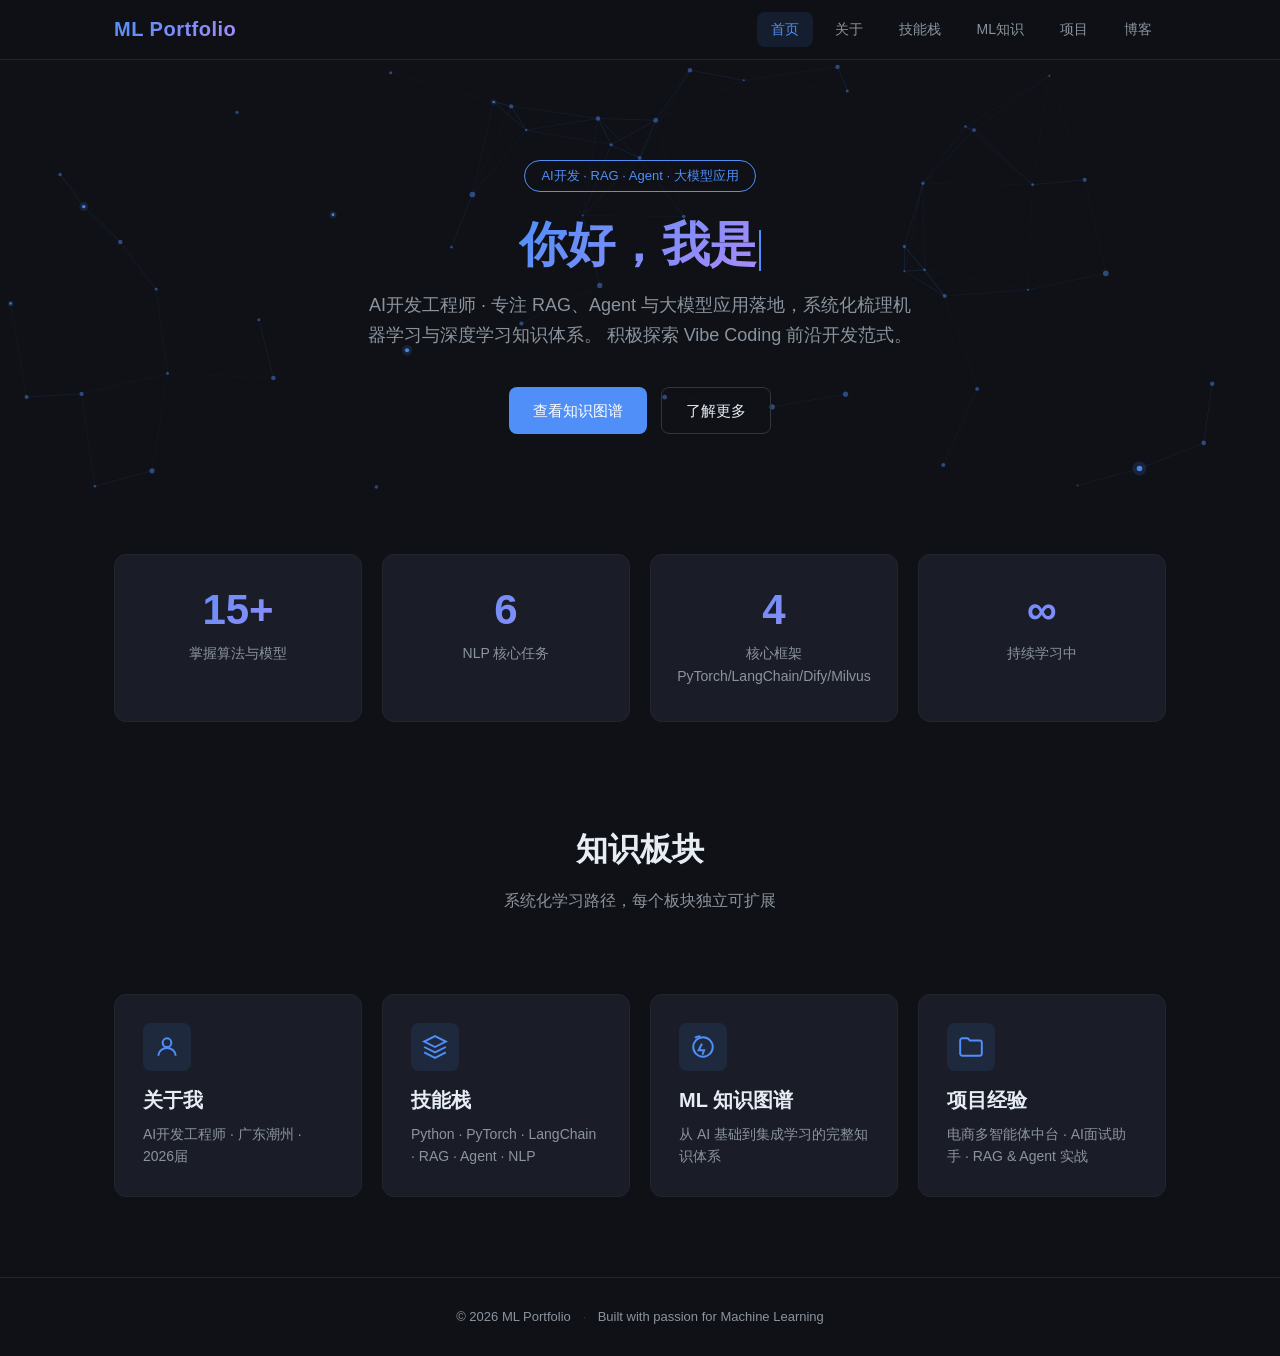
<file: website/index.html>
<!DOCTYPE html>
<html lang="zh-CN">
<head>
  <meta charset="UTF-8">
  <meta name="viewport" content="width=device-width, initial-scale=1.0">
  <title>ML Portfolio — AI开发工程师个人作品集</title>
  <meta name="description" content="AI开发工程师陈悦的个人作品集，专注 RAG、Agent、大模型应用与 NLP 落地，系统化机器学习知识体系展示">
  <link rel="stylesheet" href="css/style.css">
</head>
<body>

  <!-- 跳过导航 — 键盘用户快捷入口 -->
  <a href="#main-content" class="skip-link">跳转到主要内容</a>

  <!-- 导航栏 -->
  <nav class="navbar">
    <div class="container">
      <a href="index.html" class="nav-logo">ML Portfolio</a>
      <div class="nav-links">
        <a href="index.html">首页</a>
        <a href="about.html">关于</a>
        <a href="skills.html">技能栈</a>
        <a href="ml-knowledge.html">ML知识</a>
        <a href="projects.html">项目</a>
        <a href="blog.html">博客</a>
      </div>
      <button class="nav-toggle" aria-label="菜单">
        <span></span><span></span><span></span>
      </button>
    </div>
  </nav>

  <!-- Hero -->
  <section class="hero" id="main-content">
    <canvas id="hero-particles" class="hero-canvas"></canvas>
    <div class="container">
      <span class="badge">AI开发 · RAG · Agent · 大模型应用</span>
      <h1><span id="typing-target" data-texts="你好，我是 陈悦|AI开发工程师|RAG & Agent 实践者|持续学习，持续构建"></span><span class="typing-cursor"></span></h1>
      <p class="subtitle">
        AI开发工程师 · 专注 RAG、Agent 与大模型应用落地，系统化梳理机器学习与深度学习知识体系。
        积极探索 Vibe Coding 前沿开发范式。
      </p>
      <div class="hero-actions">
        <a href="ml-knowledge.html" class="btn btn-primary">查看知识图谱</a>
        <a href="about.html" class="btn btn-outline">了解更多</a>
      </div>
    </div>
  </section>

  <!-- 亮点数字 -->
  <section class="container">
    <div class="stats-grid fade-in">
      <div class="card stat-card">
        <div class="stat-number">15+</div>
        <div class="stat-label">掌握算法与模型</div>
      </div>
      <div class="card stat-card">
        <div class="stat-number">6</div>
        <div class="stat-label">NLP 核心任务</div>
      </div>
      <div class="card stat-card">
        <div class="stat-number">4</div>
        <div class="stat-label">核心框架 PyTorch/LangChain/Dify/Milvus</div>
      </div>
      <div class="card stat-card">
        <div class="stat-number">∞</div>
        <div class="stat-label">持续学习中</div>
      </div>
    </div>
  </section>

  <!-- 板块入口 -->
  <section class="container">
    <div class="section-header fade-in">
      <h2>知识板块</h2>
      <p>系统化学习路径，每个板块独立可扩展</p>
    </div>
    <div class="section-grid fade-in">
      <a href="about.html" class="card entry-card">
        <div class="icon"><svg viewBox="0 0 24 24"><circle cx="12" cy="8" r="4"/><path d="M4 20c0-4 3.6-7 8-7s8 3 8 7"/></svg></div>
        <div class="card-title">关于我</div>
        <div class="card-desc">AI开发工程师 · 广东潮州 · 2026届</div>
      </a>
      <a href="skills.html" class="card entry-card">
        <div class="icon"><svg viewBox="0 0 24 24"><path d="M12 2L2 7l10 5 10-5-10-5z"/><path d="M2 17l10 5 10-5"/><path d="M2 12l10 5 10-5"/></svg></div>
        <div class="card-title">技能栈</div>
        <div class="card-desc">Python · PyTorch · LangChain · RAG · Agent · NLP</div>
      </a>
      <a href="ml-knowledge.html" class="card entry-card">
        <div class="icon"><svg viewBox="0 0 24 24"><circle cx="12" cy="12" r="9"/><path d="M9.5 2c-1.82 0-3.53.5-5 1.35"/><path d="M11 9l-3 6h5l-1.5 4"/></svg></div>
        <div class="card-title">ML 知识图谱</div>
        <div class="card-desc">从 AI 基础到集成学习的完整知识体系</div>
      </a>
      <a href="projects.html" class="card entry-card">
        <div class="icon"><svg viewBox="0 0 24 24"><path d="M2 6a2 2 0 012-2h5l2 2h9a2 2 0 012 2v10a2 2 0 01-2 2H4a2 2 0 01-2-2V6z"/></svg></div>
        <div class="card-title">项目经验</div>
        <div class="card-desc">电商多智能体中台 · AI面试助手 · RAG & Agent 实战</div>
      </a>
    </div>
  </section>

  <!-- 页脚 -->
  <footer class="footer">
    <div class="container">
      <p>&copy; 2026 ML Portfolio <span class="divider">·</span> Built with passion for Machine Learning</p>
    </div>
  </footer>

  <script src="js/particles.js"></script>
  <script src="js/tilt.js"></script>
  <script src="js/main.js"></script>
</body>
</html>
</file>
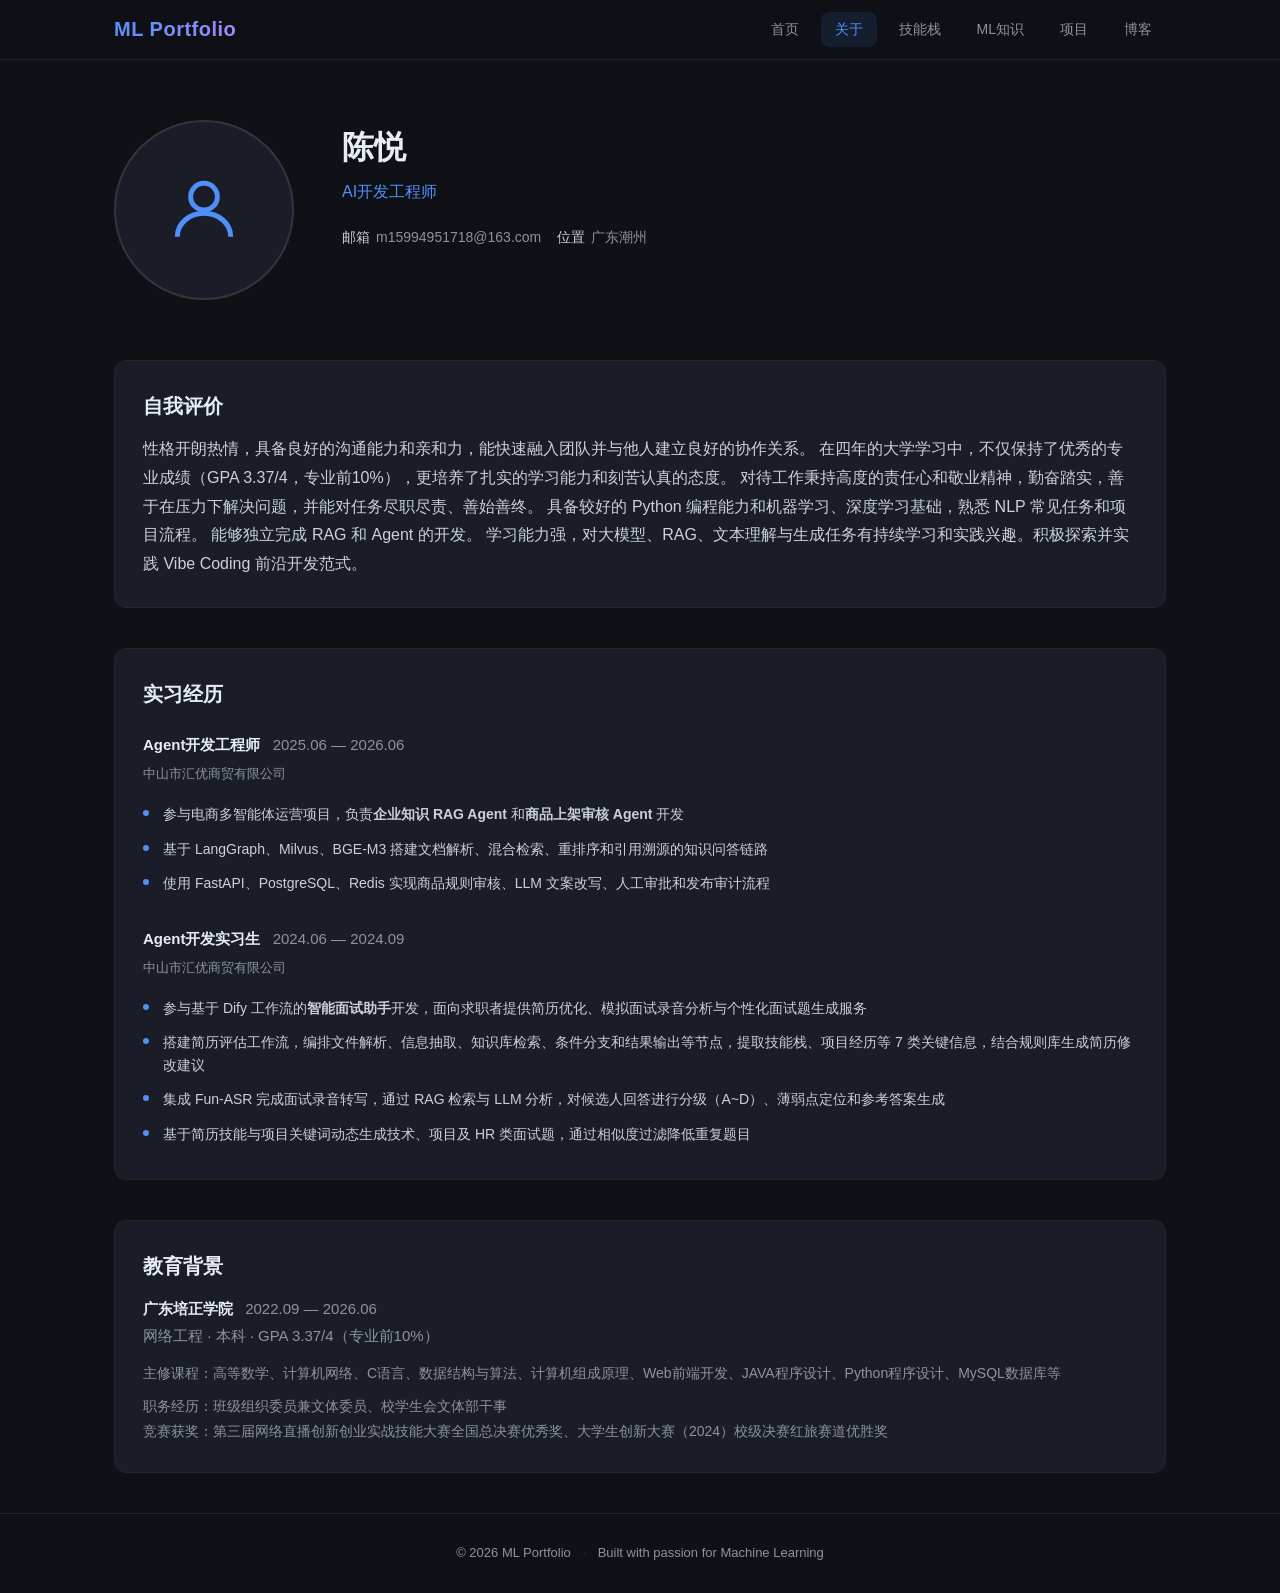
<file: website/about.html>
<!DOCTYPE html>
<html lang="zh-CN">
<head>
  <meta charset="UTF-8">
  <meta name="viewport" content="width=device-width, initial-scale=1.0">
  <title>关于我 — ML Portfolio</title>
  <link rel="stylesheet" href="css/style.css">
</head>
<body>

  <a href="#main-content" class="skip-link">跳转到主要内容</a>

  <nav class="navbar">
    <div class="container">
      <a href="index.html" class="nav-logo">ML Portfolio</a>
      <div class="nav-links">
        <a href="index.html">首页</a>
        <a href="about.html">关于</a>
        <a href="skills.html">技能栈</a>
        <a href="ml-knowledge.html">ML知识</a>
        <a href="projects.html">项目</a>
        <a href="blog.html">博客</a>
      </div>
      <button class="nav-toggle" aria-label="菜单">
        <span></span><span></span><span></span>
      </button>
    </div>
  </nav>

  <div class="container">
    <section class="about-section fade-in" id="main-content">
      <div class="about-avatar"><svg viewBox="0 0 24 24"><circle cx="12" cy="8" r="4"/><path d="M4 20c0-4 3.6-7 8-7s8 3 8 7"/></svg></div>
      <div class="about-info">
        <h1>陈悦</h1>
        <p class="role">AI开发工程师</p>
        <div class="meta">
          <div class="meta-item">
            <span class="label">邮箱</span>
            <span>m15994951718@163.com</span>
          </div>
          <div class="meta-item">
            <span class="label">位置</span>
            <span>广东潮州</span>
          </div>
          <!-- 简历中暂无GitHub，后续补充后取消注释 -->
          <!--
          <div class="meta-item">
            <span class="label">GitHub</span>
            <span>github.com/yourname</span>
          </div>
          -->
        </div>
      </div>
    </section>

    <section class="about-bio fade-in">
      <h2>自我评价</h2>
      <p>
        性格开朗热情，具备良好的沟通能力和亲和力，能快速融入团队并与他人建立良好的协作关系。
        在四年的大学学习中，不仅保持了优秀的专业成绩（GPA 3.37/4，专业前10%），更培养了扎实的学习能力和刻苦认真的态度。
        对待工作秉持高度的责任心和敬业精神，勤奋踏实，善于在压力下解决问题，并能对任务尽职尽责、善始善终。
        具备较好的 Python 编程能力和机器学习、深度学习基础，熟悉 NLP 常见任务和项目流程。
        能够独立完成 RAG 和 Agent 的开发。
        学习能力强，对大模型、RAG、文本理解与生成任务有持续学习和实践兴趣。积极探索并实践 Vibe Coding 前沿开发范式。
      </p>
    </section>

    <section class="about-bio fade-in">
      <h2>实习经历</h2>

      <p style="font-size: 15px; margin-top: 20px;">
        <strong style="color: var(--text-primary);">Agent开发工程师</strong>
        <span style="color: var(--text-muted); margin-left: 8px;">2025.06 — 2026.06</span>
      </p>
      <p style="font-size: 13px; color: var(--text-muted); margin-top: 4px;">
        中山市汇优商贸有限公司
      </p>
      <ul class="about-list" style="margin-top: 12px;">
        <li>参与电商多智能体运营项目，负责<strong>企业知识 RAG Agent</strong> 和<strong>商品上架审核 Agent</strong> 开发</li>
        <li>基于 LangGraph、Milvus、BGE-M3 搭建文档解析、混合检索、重排序和引用溯源的知识问答链路</li>
        <li>使用 FastAPI、PostgreSQL、Redis 实现商品规则审核、LLM 文案改写、人工审批和发布审计流程</li>
      </ul>

      <p style="font-size: 15px; margin-top: 24px;">
        <strong style="color: var(--text-primary);">Agent开发实习生</strong>
        <span style="color: var(--text-muted); margin-left: 8px;">2024.06 — 2024.09</span>
      </p>
      <p style="font-size: 13px; color: var(--text-muted); margin-top: 4px;">
        中山市汇优商贸有限公司
      </p>
      <ul class="about-list" style="margin-top: 12px;">
        <li>参与基于 Dify 工作流的<strong>智能面试助手</strong>开发，面向求职者提供简历优化、模拟面试录音分析与个性化面试题生成服务</li>
        <li>搭建简历评估工作流，编排文件解析、信息抽取、知识库检索、条件分支和结果输出等节点，提取技能栈、项目经历等 7 类关键信息，结合规则库生成简历修改建议</li>
        <li>集成 Fun-ASR 完成面试录音转写，通过 RAG 检索与 LLM 分析，对候选人回答进行分级（A~D）、薄弱点定位和参考答案生成</li>
        <li>基于简历技能与项目关键词动态生成技术、项目及 HR 类面试题，通过相似度过滤降低重复题目</li>
      </ul>
    </section>

    <section class="about-bio fade-in">
      <h2>教育背景</h2>
      <p style="font-size: 15px;">
        <strong style="color: var(--text-primary);">广东培正学院</strong>
        <span style="color: var(--text-muted); margin-left: 8px;">2022.09 — 2026.06</span><br>
        <span style="color: var(--text-muted);">网络工程 · 本科 · GPA 3.37/4（专业前10%）</span>
      </p>
      <p style="margin-top: 12px; font-size: 14px; color: var(--text-muted);">
        主修课程：高等数学、计算机网络、C语言、数据结构与算法、计算机组成原理、Web前端开发、JAVA程序设计、Python程序设计、MySQL数据库等
      </p>
      <p style="margin-top: 8px; font-size: 14px; color: var(--text-muted);">
        职务经历：班级组织委员兼文体委员、校学生会文体部干事<br>
        竞赛获奖：第三届网络直播创新创业实战技能大赛全国总决赛优秀奖、大学生创新大赛（2024）校级决赛红旅赛道优胜奖
      </p>
    </section>
  </div>

  <footer class="footer">
    <div class="container">
      <p>&copy; 2026 ML Portfolio <span class="divider">·</span> Built with passion for Machine Learning</p>
    </div>
  </footer>

  <script src="js/tilt.js"></script>
  <script src="js/main.js"></script>
</body>
</html>
</file>
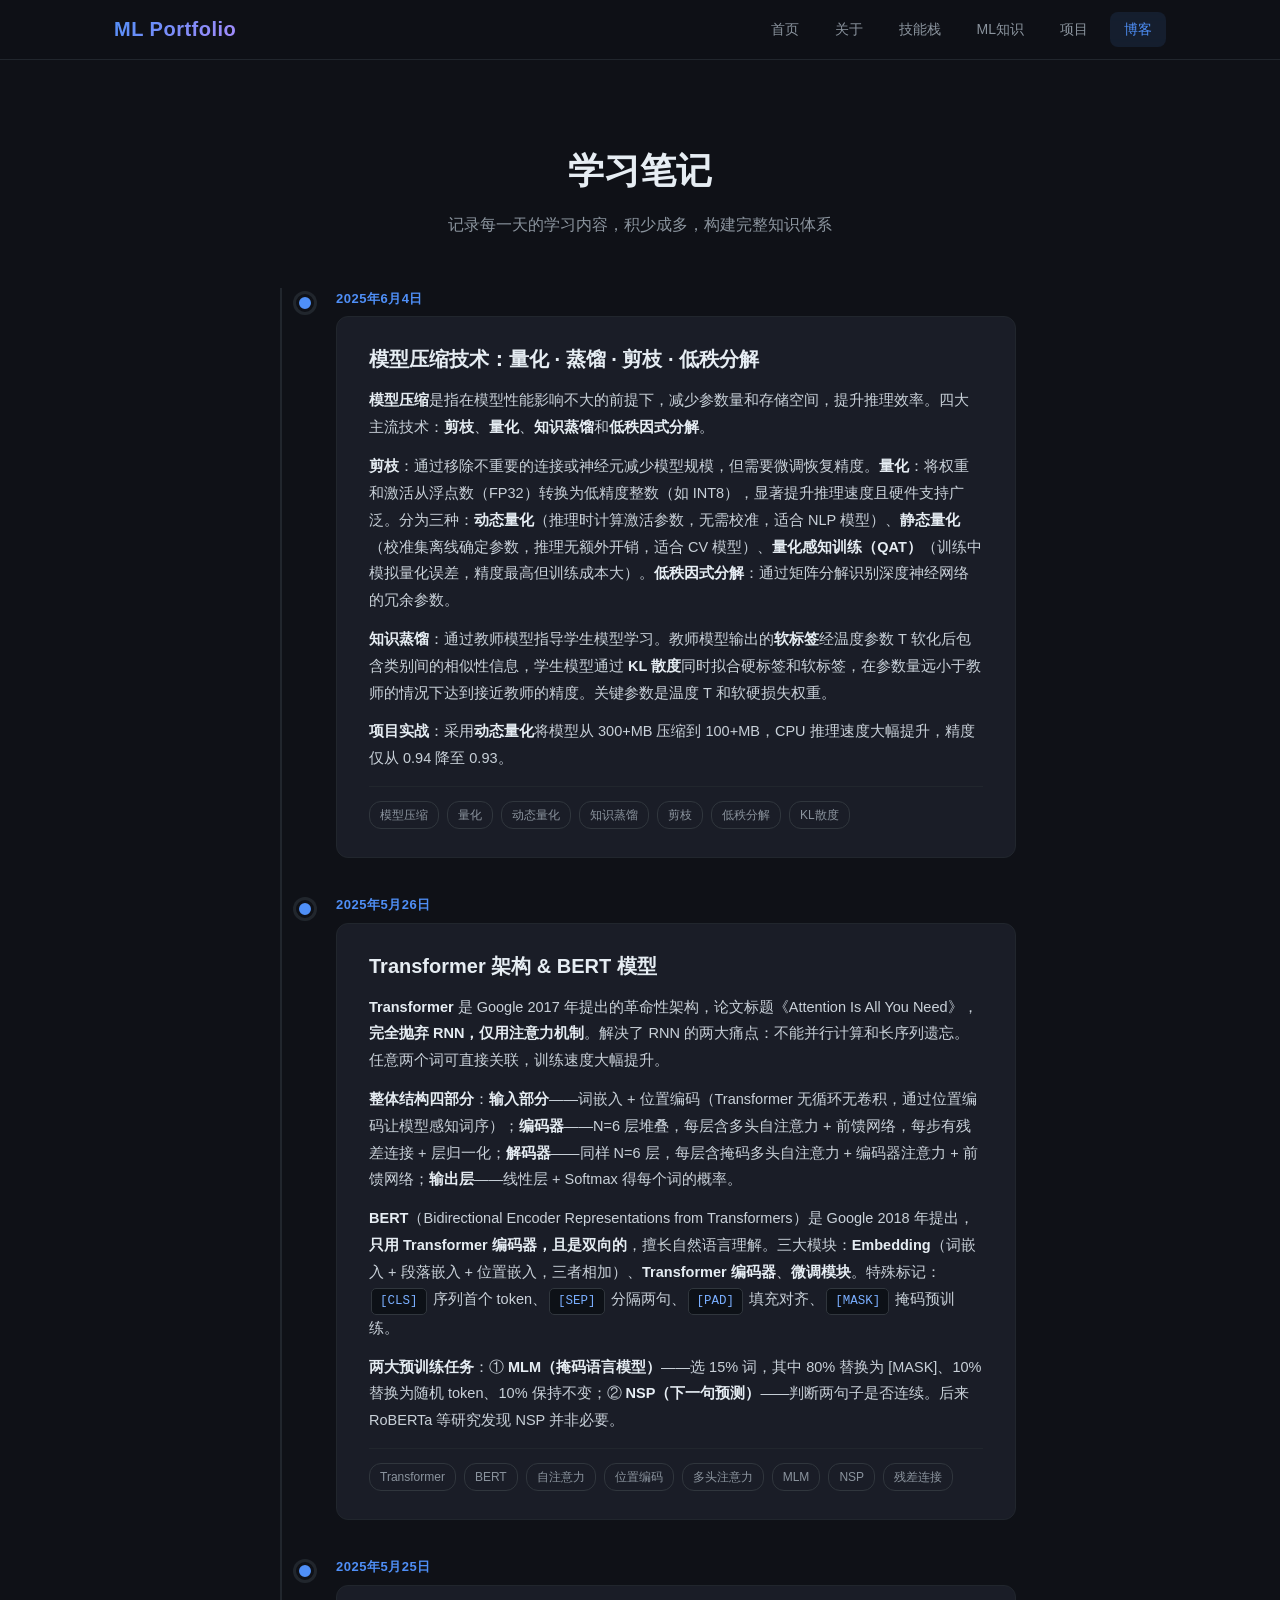
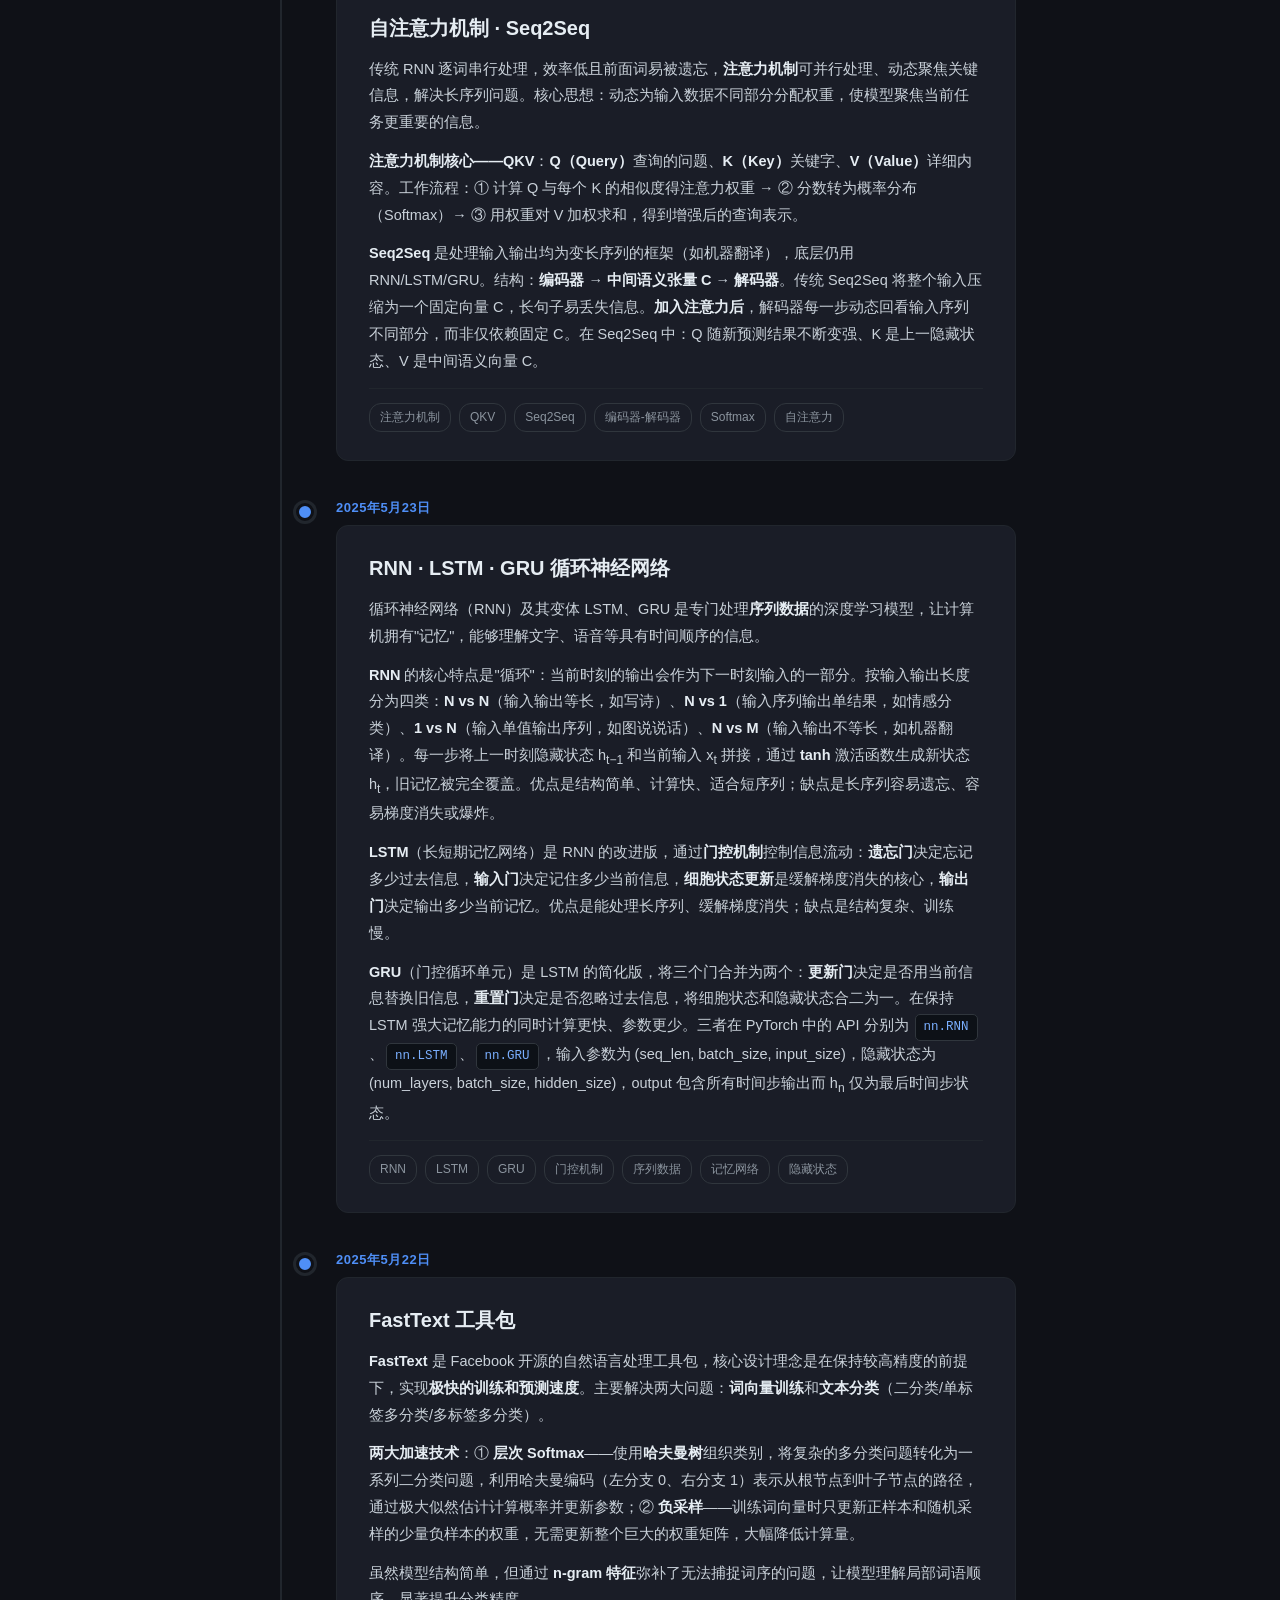
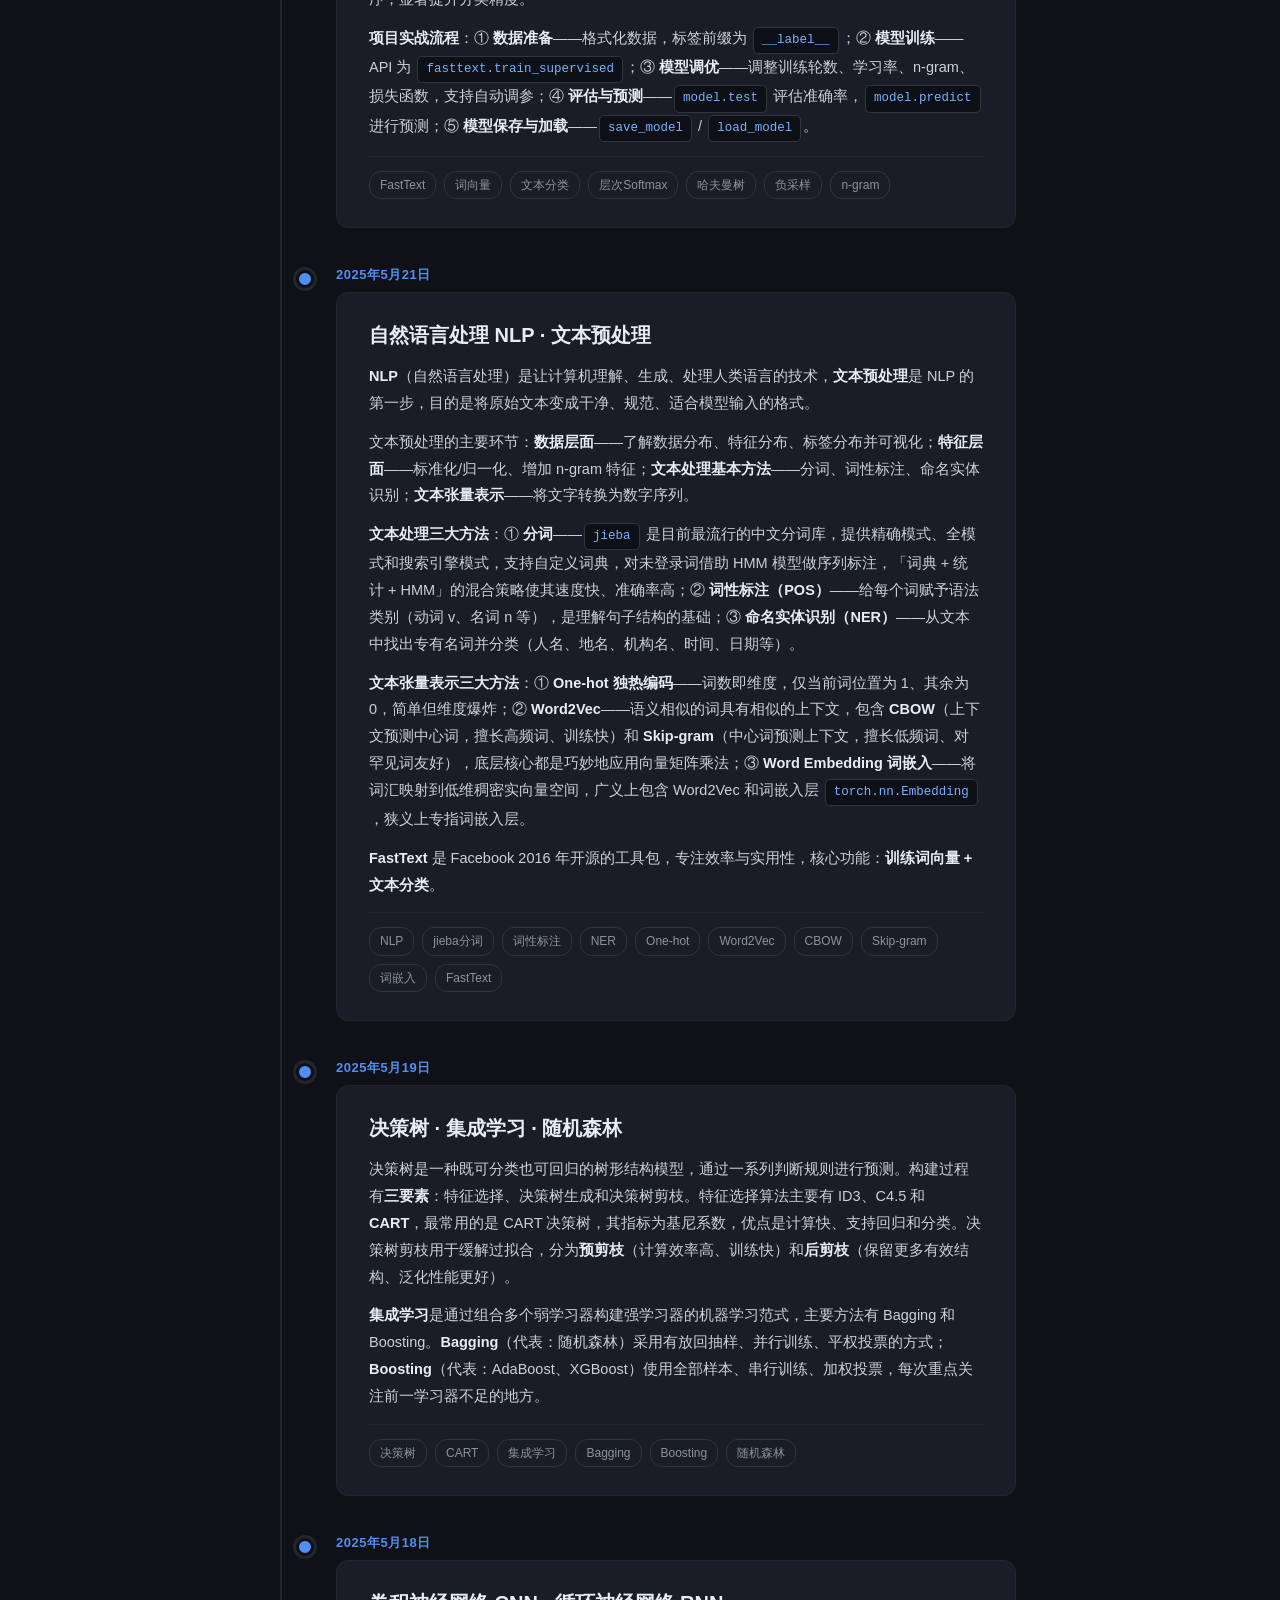
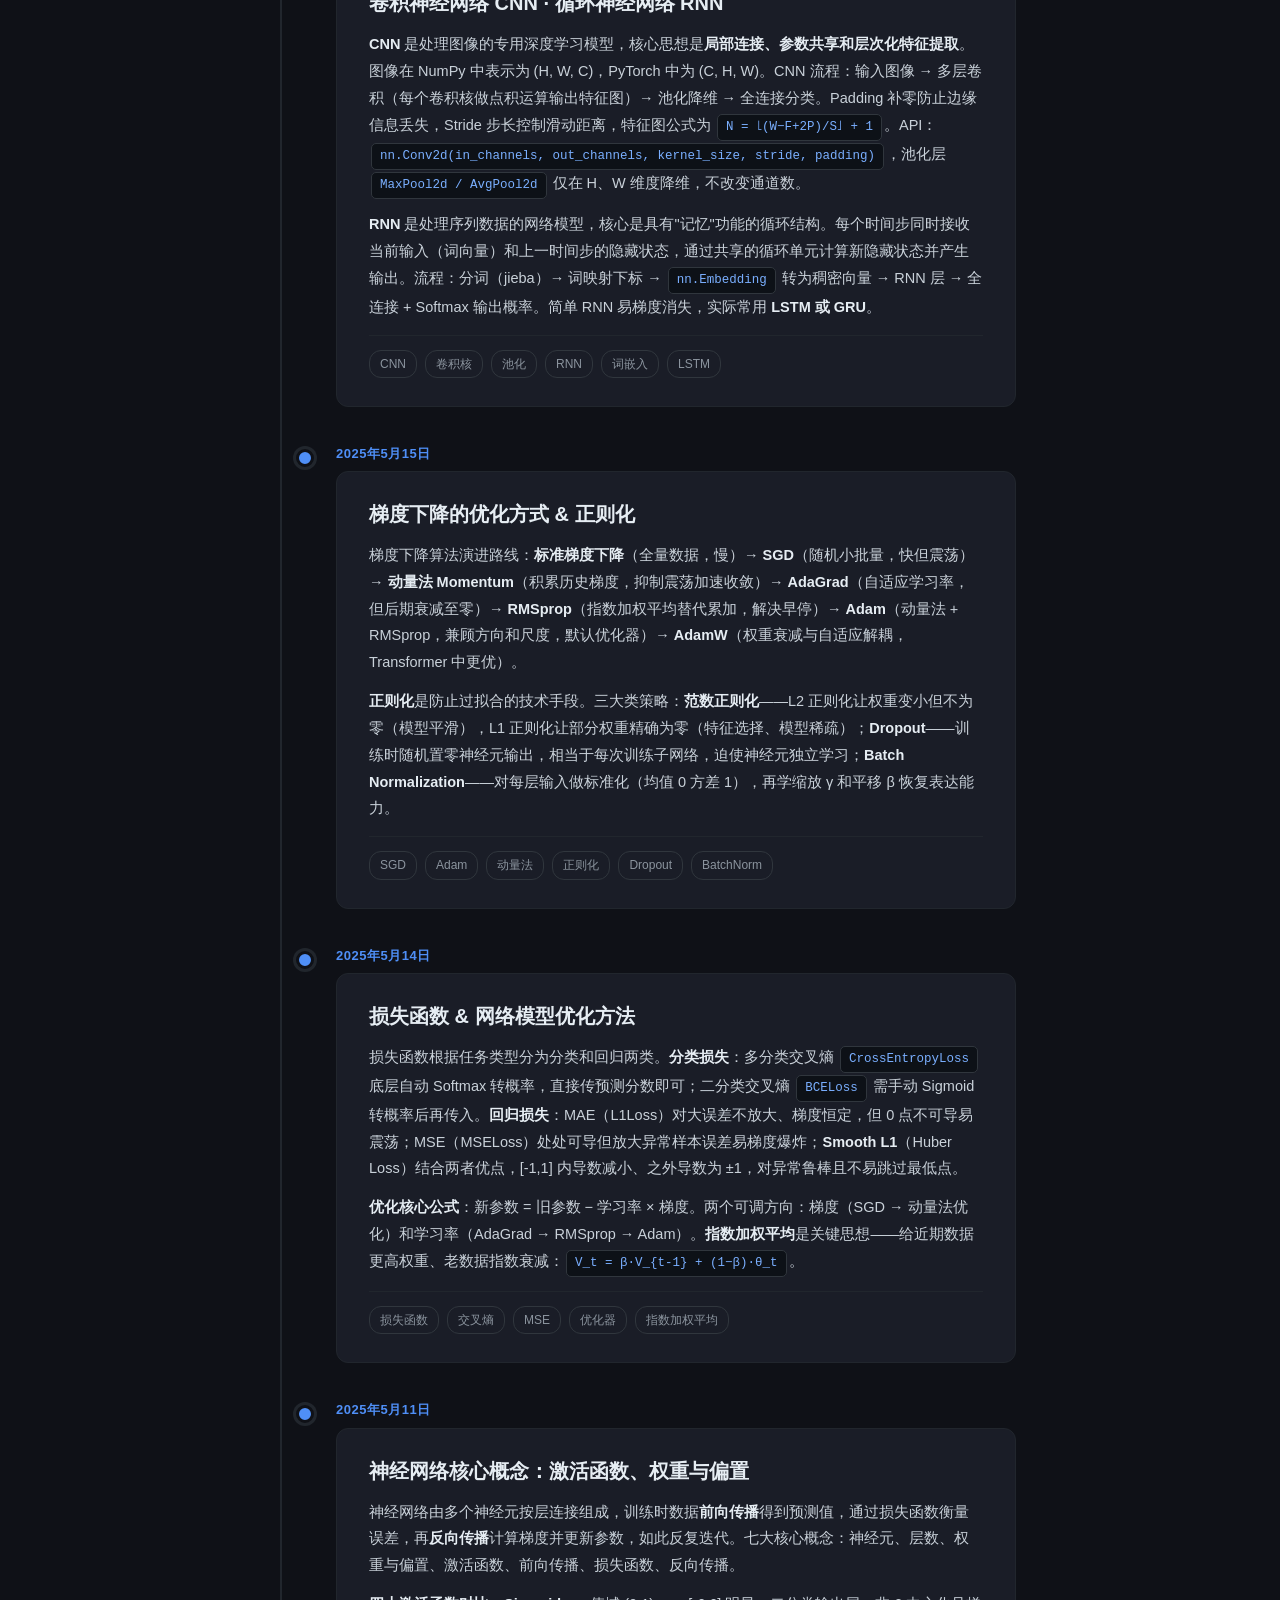
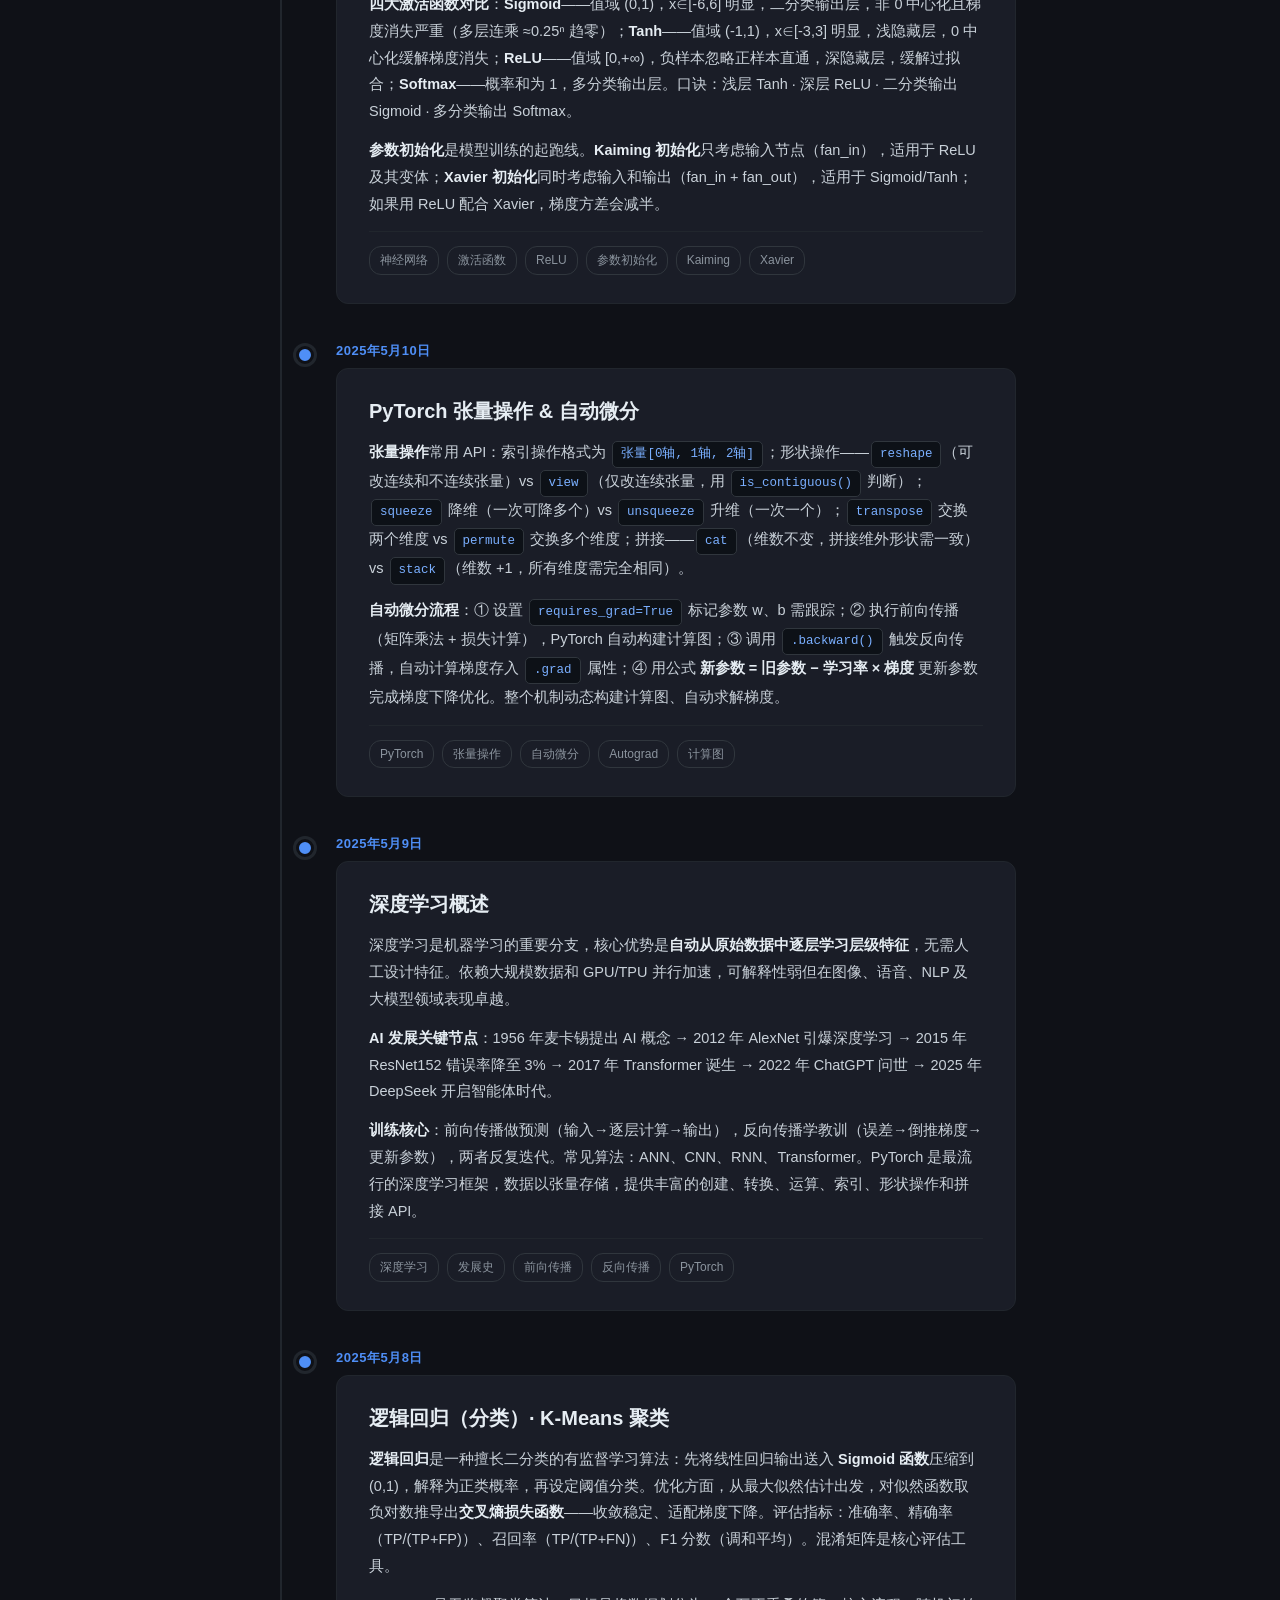
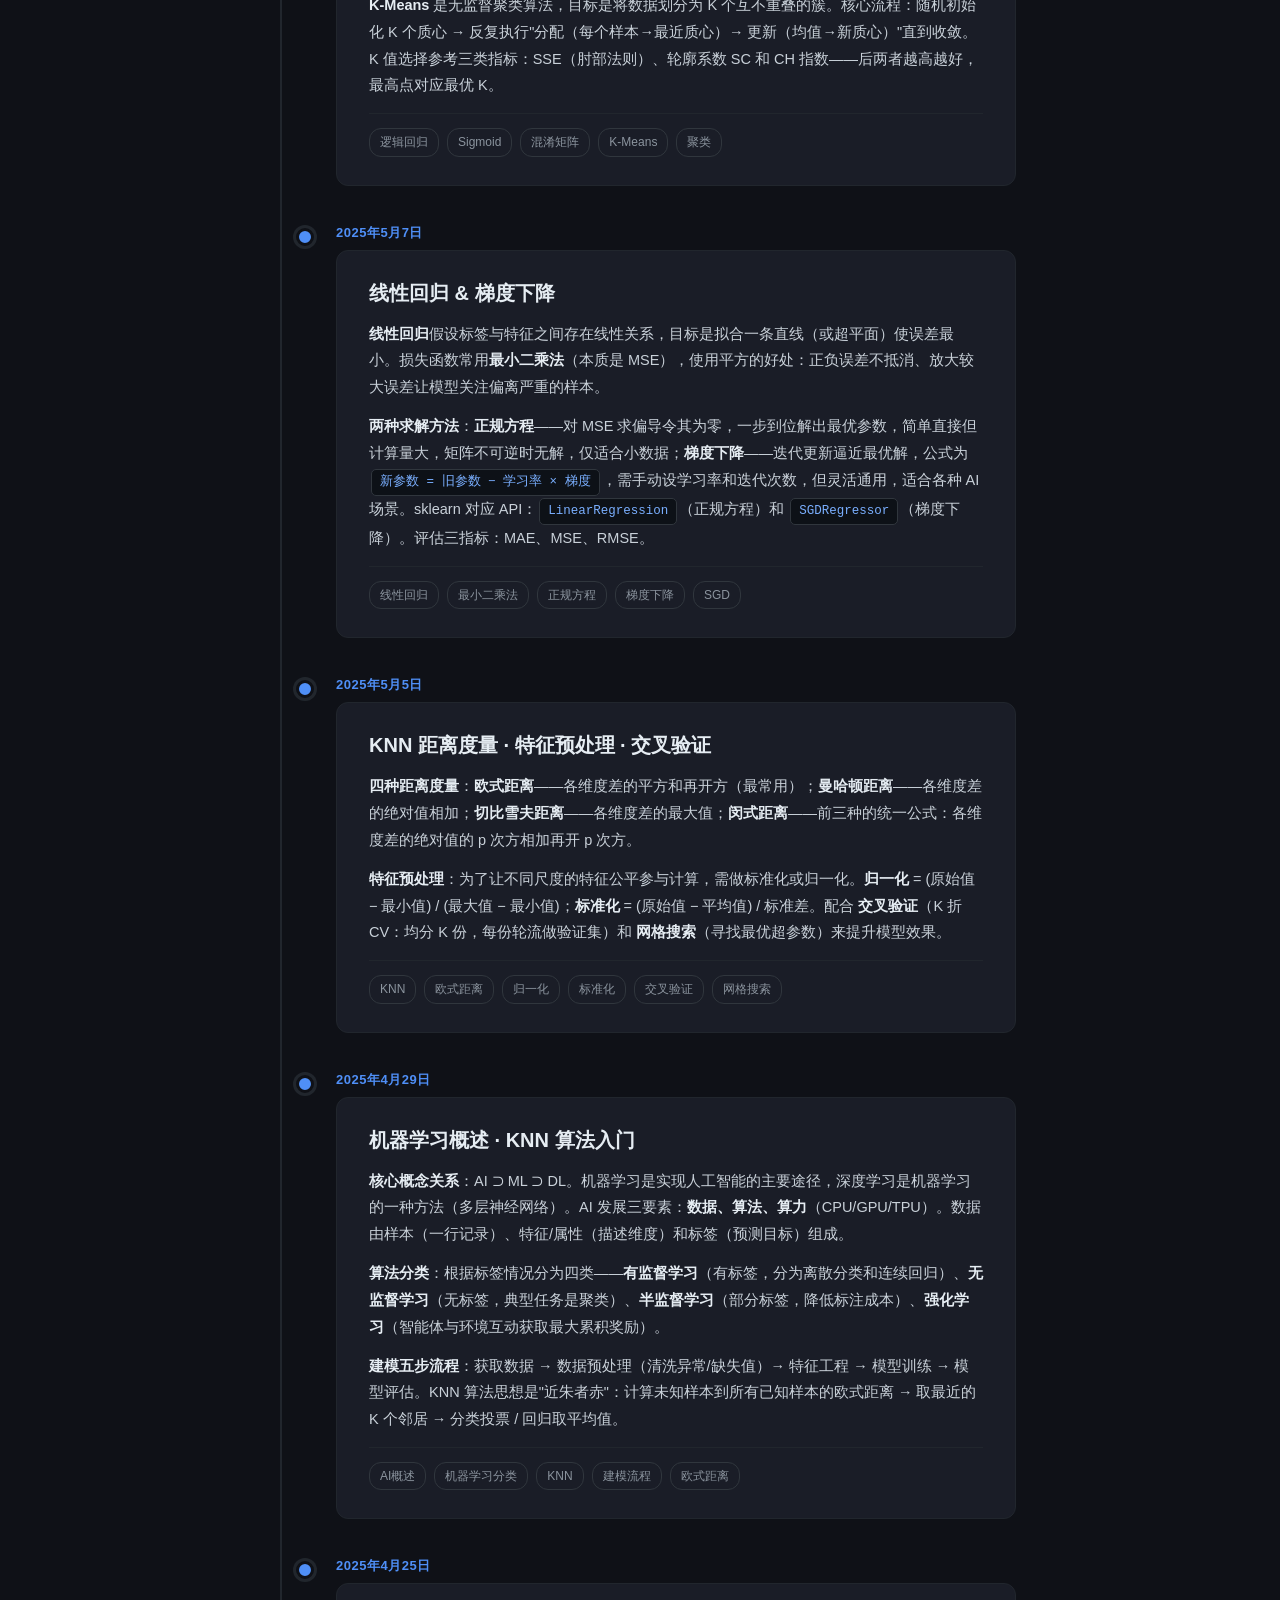
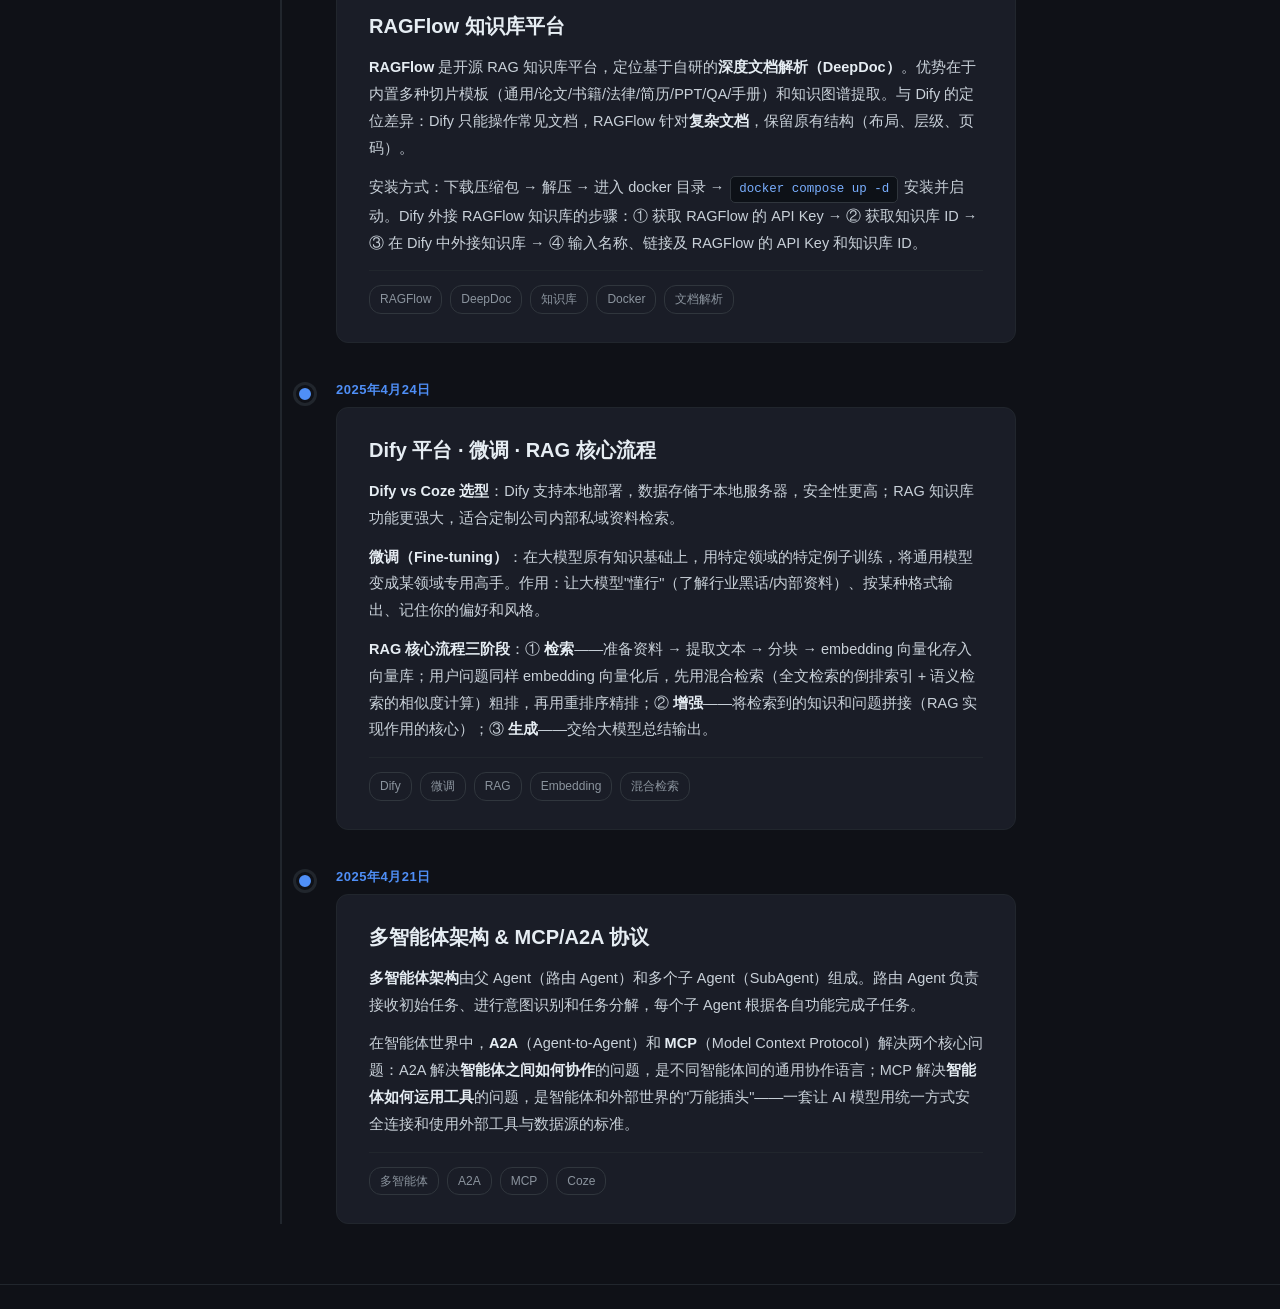
<file: website/blog.html>
<!DOCTYPE html>
<html lang="zh-CN">
<head>
  <meta charset="UTF-8">
  <meta name="viewport" content="width=device-width, initial-scale=1.0">
  <title>学习笔记 — ML Portfolio</title>
  <meta name="description" content="Agent 开发工程师的每日学习笔记，涵盖 AI 大模型、机器学习、深度学习等内容">
  <link rel="stylesheet" href="css/style.css">
</head>
<body>

  <a href="#main-content" class="skip-link">跳转到主要内容</a>

  <!-- 导航栏 -->
  <nav class="navbar">
    <div class="container">
      <a href="index.html" class="nav-logo">ML Portfolio</a>
      <div class="nav-links">
        <a href="index.html">首页</a>
        <a href="about.html">关于</a>
        <a href="skills.html">技能栈</a>
        <a href="ml-knowledge.html">ML知识</a>
        <a href="projects.html">项目</a>
        <a href="blog.html">博客</a>
      </div>
      <button class="nav-toggle" aria-label="菜单">
        <span></span><span></span><span></span>
      </button>
    </div>
  </nav>

  <!-- 博客头部 -->
  <div class="blog-header" id="main-content">
    <h1>学习笔记</h1>
    <p>记录每一天的学习内容，积少成多，构建完整知识体系</p>
  </div>

  <!-- 时间线 -->
  <div class="blog-timeline">

    <!-- ============================================ -->
    <!-- 新增笔记：在此处按日期倒序添加新的 blog-entry -->
    <!-- 格式参考下方已有条目 -->
    <!-- ============================================ -->

    <!-- 6.4 -->
    <div class="blog-entry fade-in">
      <div class="blog-date-dot"></div>
      <div class="blog-date">2025年6月4日</div>
      <div class="blog-card">
        <h2>模型压缩技术：量化 · 蒸馏 · 剪枝 · 低秩分解</h2>
        <p><strong>模型压缩</strong>是指在模型性能影响不大的前提下，减少参数量和存储空间，提升推理效率。四大主流技术：<strong>剪枝</strong>、<strong>量化</strong>、<strong>知识蒸馏</strong>和<strong>低秩因式分解</strong>。</p>
        <p><strong>剪枝</strong>：通过移除不重要的连接或神经元减少模型规模，但需要微调恢复精度。<strong>量化</strong>：将权重和激活从浮点数（FP32）转换为低精度整数（如 INT8），显著提升推理速度且硬件支持广泛。分为三种：<strong>动态量化</strong>（推理时计算激活参数，无需校准，适合 NLP 模型）、<strong>静态量化</strong>（校准集离线确定参数，推理无额外开销，适合 CV 模型）、<strong>量化感知训练（QAT）</strong>（训练中模拟量化误差，精度最高但训练成本大）。<strong>低秩因式分解</strong>：通过矩阵分解识别深度神经网络的冗余参数。</p>
        <p><strong>知识蒸馏</strong>：通过教师模型指导学生模型学习。教师模型输出的<strong>软标签</strong>经温度参数 T 软化后包含类别间的相似性信息，学生模型通过 <strong>KL 散度</strong>同时拟合硬标签和软标签，在参数量远小于教师的情况下达到接近教师的精度。关键参数是温度 T 和软硬损失权重。</p>
        <p><strong>项目实战</strong>：采用<strong>动态量化</strong>将模型从 300+MB 压缩到 100+MB，CPU 推理速度大幅提升，精度仅从 0.94 降至 0.93。</p>
        <div class="blog-tags">
          <span class="blog-tag">模型压缩</span>
          <span class="blog-tag">量化</span>
          <span class="blog-tag">动态量化</span>
          <span class="blog-tag">知识蒸馏</span>
          <span class="blog-tag">剪枝</span>
          <span class="blog-tag">低秩分解</span>
          <span class="blog-tag">KL散度</span>
        </div>
      </div>
    </div>

    <!-- 5.26 -->
    <div class="blog-entry fade-in">
      <div class="blog-date-dot"></div>
      <div class="blog-date">2025年5月26日</div>
      <div class="blog-card">
        <h2>Transformer 架构 & BERT 模型</h2>
        <p><strong>Transformer</strong> 是 Google 2017 年提出的革命性架构，论文标题《Attention Is All You Need》，<strong>完全抛弃 RNN，仅用注意力机制</strong>。解决了 RNN 的两大痛点：不能并行计算和长序列遗忘。任意两个词可直接关联，训练速度大幅提升。</p>
        <p><strong>整体结构四部分</strong>：<strong>输入部分</strong>——词嵌入 + 位置编码（Transformer 无循环无卷积，通过位置编码让模型感知词序）；<strong>编码器</strong>——N=6 层堆叠，每层含多头自注意力 + 前馈网络，每步有残差连接 + 层归一化；<strong>解码器</strong>——同样 N=6 层，每层含掩码多头自注意力 + 编码器注意力 + 前馈网络；<strong>输出层</strong>——线性层 + Softmax 得每个词的概率。</p>
        <p><strong>BERT</strong>（Bidirectional Encoder Representations from Transformers）是 Google 2018 年提出，<strong>只用 Transformer 编码器，且是双向的</strong>，擅长自然语言理解。三大模块：<strong>Embedding</strong>（词嵌入 + 段落嵌入 + 位置嵌入，三者相加）、<strong>Transformer 编码器</strong>、<strong>微调模块</strong>。特殊标记：<code class="api-inline">[CLS]</code> 序列首个 token、<code class="api-inline">[SEP]</code> 分隔两句、<code class="api-inline">[PAD]</code> 填充对齐、<code class="api-inline">[MASK]</code> 掩码预训练。</p>
        <p><strong>两大预训练任务</strong>：① <strong>MLM（掩码语言模型）</strong>——选 15% 词，其中 80% 替换为 [MASK]、10% 替换为随机 token、10% 保持不变；② <strong>NSP（下一句预测）</strong>——判断两句子是否连续。后来 RoBERTa 等研究发现 NSP 并非必要。</p>
        <div class="blog-tags">
          <span class="blog-tag">Transformer</span>
          <span class="blog-tag">BERT</span>
          <span class="blog-tag">自注意力</span>
          <span class="blog-tag">位置编码</span>
          <span class="blog-tag">多头注意力</span>
          <span class="blog-tag">MLM</span>
          <span class="blog-tag">NSP</span>
          <span class="blog-tag">残差连接</span>
        </div>
      </div>
    </div>

    <!-- 5.25 -->
    <div class="blog-entry fade-in">
      <div class="blog-date-dot"></div>
      <div class="blog-date">2025年5月25日</div>
      <div class="blog-card">
        <h2>自注意力机制 · Seq2Seq</h2>
        <p>传统 RNN 逐词串行处理，效率低且前面词易被遗忘，<strong>注意力机制</strong>可并行处理、动态聚焦关键信息，解决长序列问题。核心思想：动态为输入数据不同部分分配权重，使模型聚焦当前任务更重要的信息。</p>
        <p><strong>注意力机制核心——QKV</strong>：<strong>Q（Query）</strong>查询的问题、<strong>K（Key）</strong>关键字、<strong>V（Value）</strong>详细内容。工作流程：① 计算 Q 与每个 K 的相似度得注意力权重 → ② 分数转为概率分布（Softmax）→ ③ 用权重对 V 加权求和，得到增强后的查询表示。</p>
        <p><strong>Seq2Seq</strong> 是处理输入输出均为变长序列的框架（如机器翻译），底层仍用 RNN/LSTM/GRU。结构：<strong>编码器</strong> → <strong>中间语义张量 C</strong> → <strong>解码器</strong>。传统 Seq2Seq 将整个输入压缩为一个固定向量 C，长句子易丢失信息。<strong>加入注意力后</strong>，解码器每一步动态回看输入序列不同部分，而非仅依赖固定 C。在 Seq2Seq 中：Q 随新预测结果不断变强、K 是上一隐藏状态、V 是中间语义向量 C。</p>
        <div class="blog-tags">
          <span class="blog-tag">注意力机制</span>
          <span class="blog-tag">QKV</span>
          <span class="blog-tag">Seq2Seq</span>
          <span class="blog-tag">编码器-解码器</span>
          <span class="blog-tag">Softmax</span>
          <span class="blog-tag">自注意力</span>
        </div>
      </div>
    </div>

    <!-- 5.23 -->
    <div class="blog-entry fade-in">
      <div class="blog-date-dot"></div>
      <div class="blog-date">2025年5月23日</div>
      <div class="blog-card">
        <h2>RNN · LSTM · GRU 循环神经网络</h2>
        <p>循环神经网络（RNN）及其变体 LSTM、GRU 是专门处理<strong>序列数据</strong>的深度学习模型，让计算机拥有"记忆"，能够理解文字、语音等具有时间顺序的信息。</p>
        <p><strong>RNN</strong> 的核心特点是"循环"：当前时刻的输出会作为下一时刻输入的一部分。按输入输出长度分为四类：<strong>N vs N</strong>（输入输出等长，如写诗）、<strong>N vs 1</strong>（输入序列输出单结果，如情感分类）、<strong>1 vs N</strong>（输入单值输出序列，如图说说话）、<strong>N vs M</strong>（输入输出不等长，如机器翻译）。每一步将上一时刻隐藏状态 h<sub>t−1</sub> 和当前输入 x<sub>t</sub> 拼接，通过 <strong>tanh</strong> 激活函数生成新状态 h<sub>t</sub>，旧记忆被完全覆盖。优点是结构简单、计算快、适合短序列；缺点是长序列容易遗忘、容易梯度消失或爆炸。</p>
        <p><strong>LSTM</strong>（长短期记忆网络）是 RNN 的改进版，通过<strong>门控机制</strong>控制信息流动：<strong>遗忘门</strong>决定忘记多少过去信息，<strong>输入门</strong>决定记住多少当前信息，<strong>细胞状态更新</strong>是缓解梯度消失的核心，<strong>输出门</strong>决定输出多少当前记忆。优点是能处理长序列、缓解梯度消失；缺点是结构复杂、训练慢。</p>
        <p><strong>GRU</strong>（门控循环单元）是 LSTM 的简化版，将三个门合并为两个：<strong>更新门</strong>决定是否用当前信息替换旧信息，<strong>重置门</strong>决定是否忽略过去信息，将细胞状态和隐藏状态合二为一。在保持 LSTM 强大记忆能力的同时计算更快、参数更少。三者在 PyTorch 中的 API 分别为 <code class="api-inline">nn.RNN</code>、<code class="api-inline">nn.LSTM</code>、<code class="api-inline">nn.GRU</code>，输入参数为 (seq_len, batch_size, input_size)，隐藏状态为 (num_layers, batch_size, hidden_size)，output 包含所有时间步输出而 h<sub>n</sub> 仅为最后时间步状态。</p>
        <div class="blog-tags">
          <span class="blog-tag">RNN</span>
          <span class="blog-tag">LSTM</span>
          <span class="blog-tag">GRU</span>
          <span class="blog-tag">门控机制</span>
          <span class="blog-tag">序列数据</span>
          <span class="blog-tag">记忆网络</span>
          <span class="blog-tag">隐藏状态</span>
        </div>
      </div>
    </div>

    <!-- 5.22 -->
    <div class="blog-entry fade-in">
      <div class="blog-date-dot"></div>
      <div class="blog-date">2025年5月22日</div>
      <div class="blog-card">
        <h2>FastText 工具包</h2>
        <p><strong>FastText</strong> 是 Facebook 开源的自然语言处理工具包，核心设计理念是在保持较高精度的前提下，实现<strong>极快的训练和预测速度</strong>。主要解决两大问题：<strong>词向量训练</strong>和<strong>文本分类</strong>（二分类/单标签多分类/多标签多分类）。</p>
        <p><strong>两大加速技术</strong>：① <strong>层次 Softmax</strong>——使用<strong>哈夫曼树</strong>组织类别，将复杂的多分类问题转化为一系列二分类问题，利用哈夫曼编码（左分支 0、右分支 1）表示从根节点到叶子节点的路径，通过极大似然估计计算概率并更新参数；② <strong>负采样</strong>——训练词向量时只更新正样本和随机采样的少量负样本的权重，无需更新整个巨大的权重矩阵，大幅降低计算量。</p>
        <p>虽然模型结构简单，但通过 <strong>n-gram 特征</strong>弥补了无法捕捉词序的问题，让模型理解局部词语顺序，显著提升分类精度。</p>
        <p><strong>项目实战流程</strong>：① <strong>数据准备</strong>——格式化数据，标签前缀为 <code class="api-inline">__label__</code>；② <strong>模型训练</strong>——API 为 <code class="api-inline">fasttext.train_supervised</code>；③ <strong>模型调优</strong>——调整训练轮数、学习率、n-gram、损失函数，支持自动调参；④ <strong>评估与预测</strong>——<code class="api-inline">model.test</code> 评估准确率，<code class="api-inline">model.predict</code> 进行预测；⑤ <strong>模型保存与加载</strong>——<code class="api-inline">save_model</code> / <code class="api-inline">load_model</code>。</p>
        <div class="blog-tags">
          <span class="blog-tag">FastText</span>
          <span class="blog-tag">词向量</span>
          <span class="blog-tag">文本分类</span>
          <span class="blog-tag">层次Softmax</span>
          <span class="blog-tag">哈夫曼树</span>
          <span class="blog-tag">负采样</span>
          <span class="blog-tag">n-gram</span>
        </div>
      </div>
    </div>

    <!-- 5.21 -->
    <div class="blog-entry fade-in">
      <div class="blog-date-dot"></div>
      <div class="blog-date">2025年5月21日</div>
      <div class="blog-card">
        <h2>自然语言处理 NLP · 文本预处理</h2>
        <p><strong>NLP</strong>（自然语言处理）是让计算机理解、生成、处理人类语言的技术，<strong>文本预处理</strong>是 NLP 的第一步，目的是将原始文本变成干净、规范、适合模型输入的格式。</p>
        <p>文本预处理的主要环节：<strong>数据层面</strong>——了解数据分布、特征分布、标签分布并可视化；<strong>特征层面</strong>——标准化/归一化、增加 n-gram 特征；<strong>文本处理基本方法</strong>——分词、词性标注、命名实体识别；<strong>文本张量表示</strong>——将文字转换为数字序列。</p>
        <p><strong>文本处理三大方法</strong>：① <strong>分词</strong>——<code class="api-inline">jieba</code> 是目前最流行的中文分词库，提供精确模式、全模式和搜索引擎模式，支持自定义词典，对未登录词借助 HMM 模型做序列标注，「词典 + 统计 + HMM」的混合策略使其速度快、准确率高；② <strong>词性标注（POS）</strong>——给每个词赋予语法类别（动词 v、名词 n 等），是理解句子结构的基础；③ <strong>命名实体识别（NER）</strong>——从文本中找出专有名词并分类（人名、地名、机构名、时间、日期等）。</p>
        <p><strong>文本张量表示三大方法</strong>：① <strong>One-hot 独热编码</strong>——词数即维度，仅当前词位置为 1、其余为 0，简单但维度爆炸；② <strong>Word2Vec</strong>——语义相似的词具有相似的上下文，包含 <strong>CBOW</strong>（上下文预测中心词，擅长高频词、训练快）和 <strong>Skip-gram</strong>（中心词预测上下文，擅长低频词、对罕见词友好），底层核心都是巧妙地应用向量矩阵乘法；③ <strong>Word Embedding 词嵌入</strong>——将词汇映射到低维稠密实向量空间，广义上包含 Word2Vec 和词嵌入层 <code class="api-inline">torch.nn.Embedding</code>，狭义上专指词嵌入层。</p>
        <p><strong>FastText</strong> 是 Facebook 2016 年开源的工具包，专注效率与实用性，核心功能：<strong>训练词向量 + 文本分类</strong>。</p>
        <div class="blog-tags">
          <span class="blog-tag">NLP</span>
          <span class="blog-tag">jieba分词</span>
          <span class="blog-tag">词性标注</span>
          <span class="blog-tag">NER</span>
          <span class="blog-tag">One-hot</span>
          <span class="blog-tag">Word2Vec</span>
          <span class="blog-tag">CBOW</span>
          <span class="blog-tag">Skip-gram</span>
          <span class="blog-tag">词嵌入</span>
          <span class="blog-tag">FastText</span>
        </div>
      </div>
    </div>

    <!-- 5.19 -->
    <div class="blog-entry fade-in">
      <div class="blog-date-dot"></div>
      <div class="blog-date">2025年5月19日</div>
      <div class="blog-card">
        <h2>决策树 · 集成学习 · 随机森林</h2>
        <p>决策树是一种既可分类也可回归的树形结构模型，通过一系列判断规则进行预测。构建过程有<strong>三要素</strong>：特征选择、决策树生成和决策树剪枝。特征选择算法主要有 ID3、C4.5 和 <strong>CART</strong>，最常用的是 CART 决策树，其指标为基尼系数，优点是计算快、支持回归和分类。决策树剪枝用于缓解过拟合，分为<strong>预剪枝</strong>（计算效率高、训练快）和<strong>后剪枝</strong>（保留更多有效结构、泛化性能更好）。</p>
        <p><strong>集成学习</strong>是通过组合多个弱学习器构建强学习器的机器学习范式，主要方法有 Bagging 和 Boosting。<strong>Bagging</strong>（代表：随机森林）采用有放回抽样、并行训练、平权投票的方式；<strong>Boosting</strong>（代表：AdaBoost、XGBoost）使用全部样本、串行训练、加权投票，每次重点关注前一学习器不足的地方。</p>
        <div class="blog-tags">
          <span class="blog-tag">决策树</span>
          <span class="blog-tag">CART</span>
          <span class="blog-tag">集成学习</span>
          <span class="blog-tag">Bagging</span>
          <span class="blog-tag">Boosting</span>
          <span class="blog-tag">随机森林</span>
        </div>
      </div>
    </div>

    <!-- 5.18 -->
    <div class="blog-entry fade-in">
      <div class="blog-date-dot"></div>
      <div class="blog-date">2025年5月18日</div>
      <div class="blog-card">
        <h2>卷积神经网络 CNN · 循环神经网络 RNN</h2>
        <p><strong>CNN</strong> 是处理图像的专用深度学习模型，核心思想是<strong>局部连接、参数共享和层次化特征提取</strong>。图像在 NumPy 中表示为 (H, W, C)，PyTorch 中为 (C, H, W)。CNN 流程：输入图像 → 多层卷积（每个卷积核做点积运算输出特征图）→ 池化降维 → 全连接分类。Padding 补零防止边缘信息丢失，Stride 步长控制滑动距离，特征图公式为 <code class="api-inline">N = ⌊(W−F+2P)/S⌋ + 1</code>。API：<code class="api-inline">nn.Conv2d(in_channels, out_channels, kernel_size, stride, padding)</code>，池化层 <code class="api-inline">MaxPool2d / AvgPool2d</code> 仅在 H、W 维度降维，不改变通道数。</p>
        <p><strong>RNN</strong> 是处理序列数据的网络模型，核心是具有"记忆"功能的循环结构。每个时间步同时接收当前输入（词向量）和上一时间步的隐藏状态，通过共享的循环单元计算新隐藏状态并产生输出。流程：分词（jieba）→ 词映射下标 → <code class="api-inline">nn.Embedding</code> 转为稠密向量 → RNN 层 → 全连接 + Softmax 输出概率。简单 RNN 易梯度消失，实际常用 <strong>LSTM 或 GRU</strong>。</p>
        <div class="blog-tags">
          <span class="blog-tag">CNN</span>
          <span class="blog-tag">卷积核</span>
          <span class="blog-tag">池化</span>
          <span class="blog-tag">RNN</span>
          <span class="blog-tag">词嵌入</span>
          <span class="blog-tag">LSTM</span>
        </div>
      </div>
    </div>

    <!-- 5.15 -->
    <div class="blog-entry fade-in">
      <div class="blog-date-dot"></div>
      <div class="blog-date">2025年5月15日</div>
      <div class="blog-card">
        <h2>梯度下降的优化方式 & 正则化</h2>
        <p>梯度下降算法演进路线：<strong>标准梯度下降</strong>（全量数据，慢）→ <strong>SGD</strong>（随机小批量，快但震荡）→ <strong>动量法 Momentum</strong>（积累历史梯度，抑制震荡加速收敛）→ <strong>AdaGrad</strong>（自适应学习率，但后期衰减至零）→ <strong>RMSprop</strong>（指数加权平均替代累加，解决早停）→ <strong>Adam</strong>（动量法 + RMSprop，兼顾方向和尺度，默认优化器）→ <strong>AdamW</strong>（权重衰减与自适应解耦，Transformer 中更优）。</p>
        <p><strong>正则化</strong>是防止过拟合的技术手段。三大类策略：<strong>范数正则化</strong>——L2 正则化让权重变小但不为零（模型平滑），L1 正则化让部分权重精确为零（特征选择、模型稀疏）；<strong>Dropout</strong>——训练时随机置零神经元输出，相当于每次训练子网络，迫使神经元独立学习；<strong>Batch Normalization</strong>——对每层输入做标准化（均值 0 方差 1），再学缩放 γ 和平移 β 恢复表达能力。</p>
        <div class="blog-tags">
          <span class="blog-tag">SGD</span>
          <span class="blog-tag">Adam</span>
          <span class="blog-tag">动量法</span>
          <span class="blog-tag">正则化</span>
          <span class="blog-tag">Dropout</span>
          <span class="blog-tag">BatchNorm</span>
        </div>
      </div>
    </div>

    <!-- 5.14 -->
    <div class="blog-entry fade-in">
      <div class="blog-date-dot"></div>
      <div class="blog-date">2025年5月14日</div>
      <div class="blog-card">
        <h2>损失函数 & 网络模型优化方法</h2>
        <p>损失函数根据任务类型分为分类和回归两类。<strong>分类损失</strong>：多分类交叉熵 <code class="api-inline">CrossEntropyLoss</code> 底层自动 Softmax 转概率，直接传预测分数即可；二分类交叉熵 <code class="api-inline">BCELoss</code> 需手动 Sigmoid 转概率后再传入。<strong>回归损失</strong>：MAE（L1Loss）对大误差不放大、梯度恒定，但 0 点不可导易震荡；MSE（MSELoss）处处可导但放大异常样本误差易梯度爆炸；<strong>Smooth L1</strong>（Huber Loss）结合两者优点，[-1,1] 内导数减小、之外导数为 ±1，对异常鲁棒且不易跳过最低点。</p>
        <p><strong>优化核心公式</strong>：新参数 = 旧参数 − 学习率 × 梯度。两个可调方向：梯度（SGD → 动量法优化）和学习率（AdaGrad → RMSprop → Adam）。<strong>指数加权平均</strong>是关键思想——给近期数据更高权重、老数据指数衰减：<code class="api-inline">V_t = β·V_{t-1} + (1−β)·θ_t</code>。</p>
        <div class="blog-tags">
          <span class="blog-tag">损失函数</span>
          <span class="blog-tag">交叉熵</span>
          <span class="blog-tag">MSE</span>
          <span class="blog-tag">优化器</span>
          <span class="blog-tag">指数加权平均</span>
        </div>
      </div>
    </div>

    <!-- 5.11 -->
    <div class="blog-entry fade-in">
      <div class="blog-date-dot"></div>
      <div class="blog-date">2025年5月11日</div>
      <div class="blog-card">
        <h2>神经网络核心概念：激活函数、权重与偏置</h2>
        <p>神经网络由多个神经元按层连接组成，训练时数据<strong>前向传播</strong>得到预测值，通过损失函数衡量误差，再<strong>反向传播</strong>计算梯度并更新参数，如此反复迭代。七大核心概念：神经元、层数、权重与偏置、激活函数、前向传播、损失函数、反向传播。</p>
        <p><strong>四大激活函数对比</strong>：<strong>Sigmoid</strong>——值域 (0,1)，x∈[-6,6] 明显，二分类输出层，非 0 中心化且梯度消失严重（多层连乘 ≈0.25ⁿ 趋零）；<strong>Tanh</strong>——值域 (-1,1)，x∈[-3,3] 明显，浅隐藏层，0 中心化缓解梯度消失；<strong>ReLU</strong>——值域 [0,+∞)，负样本忽略正样本直通，深隐藏层，缓解过拟合；<strong>Softmax</strong>——概率和为 1，多分类输出层。口诀：浅层 Tanh · 深层 ReLU · 二分类输出 Sigmoid · 多分类输出 Softmax。</p>
        <p><strong>参数初始化</strong>是模型训练的起跑线。<strong>Kaiming 初始化</strong>只考虑输入节点（fan_in），适用于 ReLU 及其变体；<strong>Xavier 初始化</strong>同时考虑输入和输出（fan_in + fan_out），适用于 Sigmoid/Tanh；如果用 ReLU 配合 Xavier，梯度方差会减半。</p>
        <div class="blog-tags">
          <span class="blog-tag">神经网络</span>
          <span class="blog-tag">激活函数</span>
          <span class="blog-tag">ReLU</span>
          <span class="blog-tag">参数初始化</span>
          <span class="blog-tag">Kaiming</span>
          <span class="blog-tag">Xavier</span>
        </div>
      </div>
    </div>

    <!-- 5.10 -->
    <div class="blog-entry fade-in">
      <div class="blog-date-dot"></div>
      <div class="blog-date">2025年5月10日</div>
      <div class="blog-card">
        <h2>PyTorch 张量操作 & 自动微分</h2>
        <p><strong>张量操作</strong>常用 API：索引操作格式为 <code class="api-inline">张量[0轴, 1轴, 2轴]</code>；形状操作——<code class="api-inline">reshape</code>（可改连续和不连续张量）vs <code class="api-inline">view</code>（仅改连续张量，用 <code class="api-inline">is_contiguous()</code> 判断）；<code class="api-inline">squeeze</code> 降维（一次可降多个）vs <code class="api-inline">unsqueeze</code> 升维（一次一个）；<code class="api-inline">transpose</code> 交换两个维度 vs <code class="api-inline">permute</code> 交换多个维度；拼接——<code class="api-inline">cat</code>（维数不变，拼接维外形状需一致）vs <code class="api-inline">stack</code>（维数 +1，所有维度需完全相同）。</p>
        <p><strong>自动微分流程</strong>：① 设置 <code class="api-inline">requires_grad=True</code> 标记参数 w、b 需跟踪；② 执行前向传播（矩阵乘法 + 损失计算），PyTorch 自动构建计算图；③ 调用 <code class="api-inline">.backward()</code> 触发反向传播，自动计算梯度存入 <code class="api-inline">.grad</code> 属性；④ 用公式 <strong>新参数 = 旧参数 − 学习率 × 梯度</strong> 更新参数完成梯度下降优化。整个机制动态构建计算图、自动求解梯度。</p>
        <div class="blog-tags">
          <span class="blog-tag">PyTorch</span>
          <span class="blog-tag">张量操作</span>
          <span class="blog-tag">自动微分</span>
          <span class="blog-tag">Autograd</span>
          <span class="blog-tag">计算图</span>
        </div>
      </div>
    </div>

    <!-- 5.9 -->
    <div class="blog-entry fade-in">
      <div class="blog-date-dot"></div>
      <div class="blog-date">2025年5月9日</div>
      <div class="blog-card">
        <h2>深度学习概述</h2>
        <p>深度学习是机器学习的重要分支，核心优势是<strong>自动从原始数据中逐层学习层级特征</strong>，无需人工设计特征。依赖大规模数据和 GPU/TPU 并行加速，可解释性弱但在图像、语音、NLP 及大模型领域表现卓越。</p>
        <p><strong>AI 发展关键节点</strong>：1956 年麦卡锡提出 AI 概念 → 2012 年 AlexNet 引爆深度学习 → 2015 年 ResNet152 错误率降至 3% → 2017 年 Transformer 诞生 → 2022 年 ChatGPT 问世 → 2025 年 DeepSeek 开启智能体时代。</p>
        <p><strong>训练核心</strong>：前向传播做预测（输入→逐层计算→输出），反向传播学教训（误差→倒推梯度→更新参数），两者反复迭代。常见算法：ANN、CNN、RNN、Transformer。PyTorch 是最流行的深度学习框架，数据以张量存储，提供丰富的创建、转换、运算、索引、形状操作和拼接 API。</p>
        <div class="blog-tags">
          <span class="blog-tag">深度学习</span>
          <span class="blog-tag">发展史</span>
          <span class="blog-tag">前向传播</span>
          <span class="blog-tag">反向传播</span>
          <span class="blog-tag">PyTorch</span>
        </div>
      </div>
    </div>

    <!-- 5.8 -->
    <div class="blog-entry fade-in">
      <div class="blog-date-dot"></div>
      <div class="blog-date">2025年5月8日</div>
      <div class="blog-card">
        <h2>逻辑回归（分类）· K-Means 聚类</h2>
        <p><strong>逻辑回归</strong>是一种擅长二分类的有监督学习算法：先将线性回归输出送入 <strong>Sigmoid 函数</strong>压缩到 (0,1)，解释为正类概率，再设定阈值分类。优化方面，从最大似然估计出发，对似然函数取负对数推导出<strong>交叉熵损失函数</strong>——收敛稳定、适配梯度下降。评估指标：准确率、精确率（TP/(TP+FP)）、召回率（TP/(TP+FN)）、F1 分数（调和平均）。混淆矩阵是核心评估工具。</p>
        <p><strong>K-Means</strong> 是无监督聚类算法，目标是将数据划分为 K 个互不重叠的簇。核心流程：随机初始化 K 个质心 → 反复执行"分配（每个样本→最近质心）→ 更新（均值→新质心）"直到收敛。K 值选择参考三类指标：SSE（肘部法则）、轮廓系数 SC 和 CH 指数——后两者越高越好，最高点对应最优 K。</p>
        <div class="blog-tags">
          <span class="blog-tag">逻辑回归</span>
          <span class="blog-tag">Sigmoid</span>
          <span class="blog-tag">混淆矩阵</span>
          <span class="blog-tag">K-Means</span>
          <span class="blog-tag">聚类</span>
        </div>
      </div>
    </div>

    <!-- 5.7 -->
    <div class="blog-entry fade-in">
      <div class="blog-date-dot"></div>
      <div class="blog-date">2025年5月7日</div>
      <div class="blog-card">
        <h2>线性回归 & 梯度下降</h2>
        <p><strong>线性回归</strong>假设标签与特征之间存在线性关系，目标是拟合一条直线（或超平面）使误差最小。损失函数常用<strong>最小二乘法</strong>（本质是 MSE），使用平方的好处：正负误差不抵消、放大较大误差让模型关注偏离严重的样本。</p>
        <p><strong>两种求解方法</strong>：<strong>正规方程</strong>——对 MSE 求偏导令其为零，一步到位解出最优参数，简单直接但计算量大，矩阵不可逆时无解，仅适合小数据；<strong>梯度下降</strong>——迭代更新逼近最优解，公式为 <code class="api-inline">新参数 = 旧参数 − 学习率 × 梯度</code>，需手动设学习率和迭代次数，但灵活通用，适合各种 AI 场景。sklearn 对应 API：<code class="api-inline">LinearRegression</code>（正规方程）和 <code class="api-inline">SGDRegressor</code>（梯度下降）。评估三指标：MAE、MSE、RMSE。</p>
        <div class="blog-tags">
          <span class="blog-tag">线性回归</span>
          <span class="blog-tag">最小二乘法</span>
          <span class="blog-tag">正规方程</span>
          <span class="blog-tag">梯度下降</span>
          <span class="blog-tag">SGD</span>
        </div>
      </div>
    </div>

    <!-- 5.5 -->
    <div class="blog-entry fade-in">
      <div class="blog-date-dot"></div>
      <div class="blog-date">2025年5月5日</div>
      <div class="blog-card">
        <h2>KNN 距离度量 · 特征预处理 · 交叉验证</h2>
        <p><strong>四种距离度量</strong>：<strong>欧式距离</strong>——各维度差的平方和再开方（最常用）；<strong>曼哈顿距离</strong>——各维度差的绝对值相加；<strong>切比雪夫距离</strong>——各维度差的最大值；<strong>闵式距离</strong>——前三种的统一公式：各维度差的绝对值的 p 次方相加再开 p 次方。</p>
        <p><strong>特征预处理</strong>：为了让不同尺度的特征公平参与计算，需做标准化或归一化。<strong>归一化</strong> = (原始值 − 最小值) / (最大值 − 最小值)；<strong>标准化</strong> = (原始值 − 平均值) / 标准差。配合 <strong>交叉验证</strong>（K 折 CV：均分 K 份，每份轮流做验证集）和 <strong>网格搜索</strong>（寻找最优超参数）来提升模型效果。</p>
        <div class="blog-tags">
          <span class="blog-tag">KNN</span>
          <span class="blog-tag">欧式距离</span>
          <span class="blog-tag">归一化</span>
          <span class="blog-tag">标准化</span>
          <span class="blog-tag">交叉验证</span>
          <span class="blog-tag">网格搜索</span>
        </div>
      </div>
    </div>

    <!-- 4.29 -->
    <div class="blog-entry fade-in">
      <div class="blog-date-dot"></div>
      <div class="blog-date">2025年4月29日</div>
      <div class="blog-card">
        <h2>机器学习概述 · KNN 算法入门</h2>
        <p><strong>核心概念关系</strong>：AI ⊃ ML ⊃ DL。机器学习是实现人工智能的主要途径，深度学习是机器学习的一种方法（多层神经网络）。AI 发展三要素：<strong>数据、算法、算力</strong>（CPU/GPU/TPU）。数据由样本（一行记录）、特征/属性（描述维度）和标签（预测目标）组成。</p>
        <p><strong>算法分类</strong>：根据标签情况分为四类——<strong>有监督学习</strong>（有标签，分为离散分类和连续回归）、<strong>无监督学习</strong>（无标签，典型任务是聚类）、<strong>半监督学习</strong>（部分标签，降低标注成本）、<strong>强化学习</strong>（智能体与环境互动获取最大累积奖励）。</p>
        <p><strong>建模五步流程</strong>：获取数据 → 数据预处理（清洗异常/缺失值）→ 特征工程 → 模型训练 → 模型评估。KNN 算法思想是"近朱者赤"：计算未知样本到所有已知样本的欧式距离 → 取最近的 K 个邻居 → 分类投票 / 回归取平均值。</p>
        <div class="blog-tags">
          <span class="blog-tag">AI概述</span>
          <span class="blog-tag">机器学习分类</span>
          <span class="blog-tag">KNN</span>
          <span class="blog-tag">建模流程</span>
          <span class="blog-tag">欧式距离</span>
        </div>
      </div>
    </div>

    <!-- 4.25 -->
    <div class="blog-entry fade-in">
      <div class="blog-date-dot"></div>
      <div class="blog-date">2025年4月25日</div>
      <div class="blog-card">
        <h2>RAGFlow 知识库平台</h2>
        <p><strong>RAGFlow</strong> 是开源 RAG 知识库平台，定位基于自研的<strong>深度文档解析（DeepDoc）</strong>。优势在于内置多种切片模板（通用/论文/书籍/法律/简历/PPT/QA/手册）和知识图谱提取。与 Dify 的定位差异：Dify 只能操作常见文档，RAGFlow 针对<strong>复杂文档</strong>，保留原有结构（布局、层级、页码）。</p>
        <p>安装方式：下载压缩包 → 解压 → 进入 docker 目录 → <code class="api-inline">docker compose up -d</code> 安装并启动。Dify 外接 RAGFlow 知识库的步骤：① 获取 RAGFlow 的 API Key → ② 获取知识库 ID → ③ 在 Dify 中外接知识库 → ④ 输入名称、链接及 RAGFlow 的 API Key 和知识库 ID。</p>
        <div class="blog-tags">
          <span class="blog-tag">RAGFlow</span>
          <span class="blog-tag">DeepDoc</span>
          <span class="blog-tag">知识库</span>
          <span class="blog-tag">Docker</span>
          <span class="blog-tag">文档解析</span>
        </div>
      </div>
    </div>

    <!-- 4.24 -->
    <div class="blog-entry fade-in">
      <div class="blog-date-dot"></div>
      <div class="blog-date">2025年4月24日</div>
      <div class="blog-card">
        <h2>Dify 平台 · 微调 · RAG 核心流程</h2>
        <p><strong>Dify vs Coze 选型</strong>：Dify 支持本地部署，数据存储于本地服务器，安全性更高；RAG 知识库功能更强大，适合定制公司内部私域资料检索。</p>
        <p><strong>微调（Fine-tuning）</strong>：在大模型原有知识基础上，用特定领域的特定例子训练，将通用模型变成某领域专用高手。作用：让大模型"懂行"（了解行业黑话/内部资料）、按某种格式输出、记住你的偏好和风格。</p>
        <p><strong>RAG 核心流程三阶段</strong>：① <strong>检索</strong>——准备资料 → 提取文本 → 分块 → embedding 向量化存入向量库；用户问题同样 embedding 向量化后，先用混合检索（全文检索的倒排索引 + 语义检索的相似度计算）粗排，再用重排序精排；② <strong>增强</strong>——将检索到的知识和问题拼接（RAG 实现作用的核心）；③ <strong>生成</strong>——交给大模型总结输出。</p>
        <div class="blog-tags">
          <span class="blog-tag">Dify</span>
          <span class="blog-tag">微调</span>
          <span class="blog-tag">RAG</span>
          <span class="blog-tag">Embedding</span>
          <span class="blog-tag">混合检索</span>
        </div>
      </div>
    </div>

    <!-- 4.21 -->
    <div class="blog-entry fade-in">
      <div class="blog-date-dot"></div>
      <div class="blog-date">2025年4月21日</div>
      <div class="blog-card">
        <h2>多智能体架构 & MCP/A2A 协议</h2>
        <p><strong>多智能体架构</strong>由父 Agent（路由 Agent）和多个子 Agent（SubAgent）组成。路由 Agent 负责接收初始任务、进行意图识别和任务分解，每个子 Agent 根据各自功能完成子任务。</p>
        <p>在智能体世界中，<strong>A2A</strong>（Agent-to-Agent）和 <strong>MCP</strong>（Model Context Protocol）解决两个核心问题：A2A 解决<strong>智能体之间如何协作</strong>的问题，是不同智能体间的通用协作语言；MCP 解决<strong>智能体如何运用工具</strong>的问题，是智能体和外部世界的"万能插头"——一套让 AI 模型用统一方式安全连接和使用外部工具与数据源的标准。</p>
        <div class="blog-tags">
          <span class="blog-tag">多智能体</span>
          <span class="blog-tag">A2A</span>
          <span class="blog-tag">MCP</span>
          <span class="blog-tag">Coze</span>
        </div>
      </div>
    </div>

  </div>

  <!-- 页脚 -->
  <footer class="footer">
    <div class="container">
      <p>&copy; 2026 ML Portfolio <span class="divider">·</span> 每天进步一点点</p>
    </div>
  </footer>

  <script src="js/tilt.js"></script>
  <script src="js/main.js"></script>
</body>
</html>
</file>
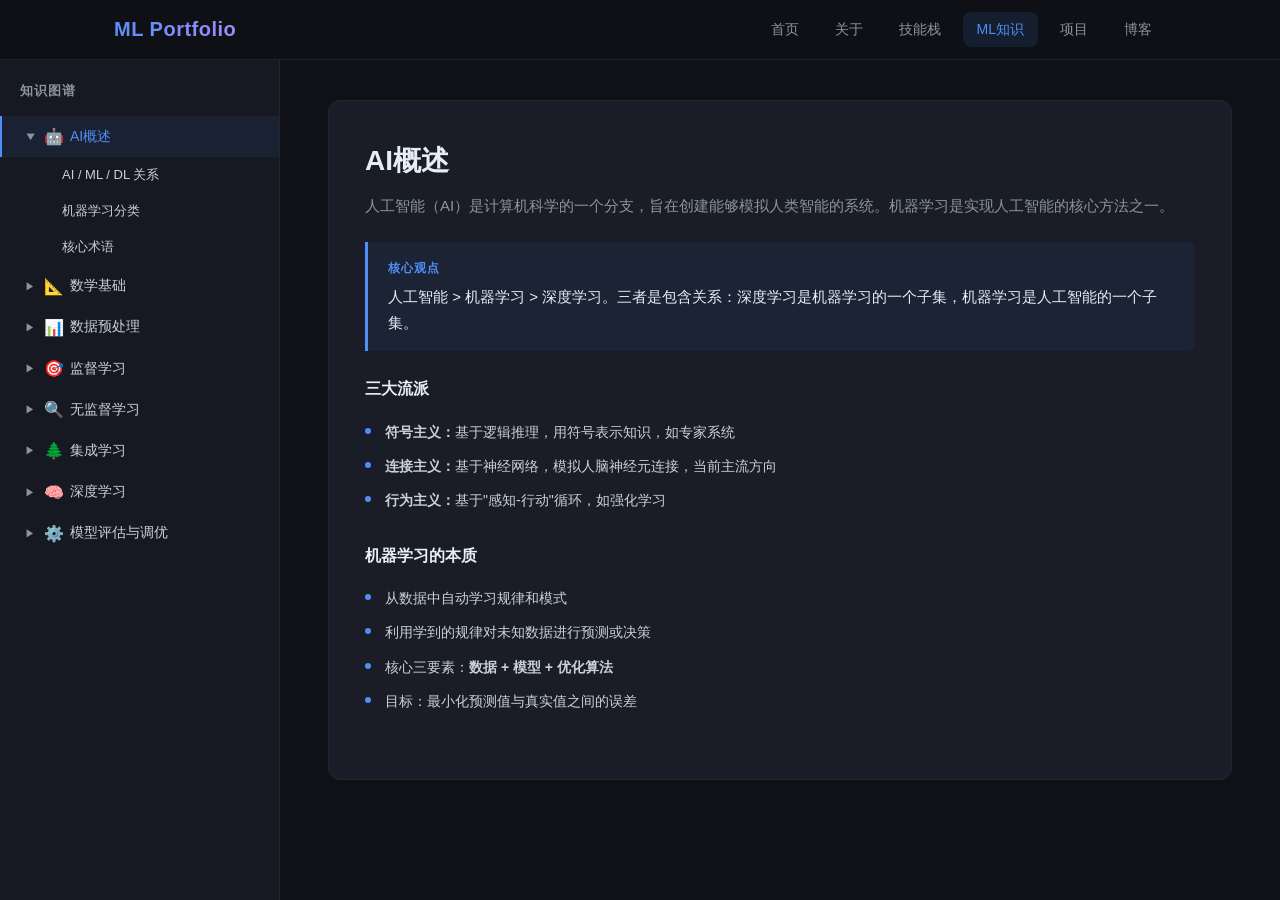
<file: website/ml-knowledge.html>
<!DOCTYPE html>
<html lang="zh-CN">
<head>
  <meta charset="UTF-8">
  <meta name="viewport" content="width=device-width, initial-scale=1.0">
  <title>ML 知识图谱 — ML Portfolio</title>
  <meta name="description" content="系统化机器学习知识体系，涵盖监督学习、无监督学习、集成学习、深度学习等核心板块">
  <link rel="stylesheet" href="css/style.css">
</head>
<body>

  <a href="#main-content" class="skip-link">跳转到主要内容</a>

  <!-- 导航栏 -->
  <nav class="navbar">
    <div class="container">
      <a href="index.html" class="nav-logo">ML Portfolio</a>
      <div class="nav-links">
        <a href="index.html">首页</a>
        <a href="about.html">关于</a>
        <a href="skills.html">技能栈</a>
        <a href="ml-knowledge.html">ML知识</a>
        <a href="projects.html">项目</a>
        <a href="blog.html">博客</a>
      </div>
      <button class="nav-toggle" aria-label="菜单">
        <span></span><span></span><span></span>
      </button>
    </div>
  </nav>

  <!-- 双栏布局 -->
  <div class="ml-layout" id="main-content">

    <!-- 左侧树形导航 -->
    <aside class="sidebar">
      <button class="tree-mobile-toggle">☰ 知识目录</button>
      <div class="sidebar-title">知识图谱</div>
      <nav class="tree">

        <!-- 1. AI概述 -->
        <div class="tree-node expanded active">
          <div class="tree-node-header" data-target="ai-overview">
            <span class="tree-arrow">▶</span>
            <span class="tree-icon">🤖</span>
            <span class="tree-label">AI概述</span>
          </div>
          <div class="tree-children">
            <div class="tree-node level-2">
              <div class="tree-node-header" data-target="ai-ml-dl">
                <span class="tree-label">AI / ML / DL 关系</span>
              </div>
            </div>
            <div class="tree-node level-2">
              <div class="tree-node-header" data-target="ml-types">
                <span class="tree-label">机器学习分类</span>
              </div>
            </div>
            <div class="tree-node level-2">
              <div class="tree-node-header" data-target="ml-concepts">
                <span class="tree-label">核心术语</span>
              </div>
            </div>
          </div>
        </div>

        <!-- 2. 数学基础 -->
        <div class="tree-node">
          <div class="tree-node-header">
            <span class="tree-arrow">▶</span>
            <span class="tree-icon">📐</span>
            <span class="tree-label">数学基础</span>
          </div>
          <div class="tree-children">
            <div class="tree-node level-2">
              <div class="tree-node-header" data-target="linear-algebra">
                <span class="tree-label">线性代数</span>
              </div>
            </div>
            <div class="tree-node level-2">
              <div class="tree-node-header" data-target="probability">
                <span class="tree-label">概率论与统计</span>
              </div>
            </div>
            <div class="tree-node level-2">
              <div class="tree-node-header" data-target="optimization">
                <span class="tree-label">最优化方法</span>
              </div>
            </div>
            <div class="tree-node level-2">
              <div class="tree-node-header" data-target="information-theory">
                <span class="tree-label">信息论基础</span>
              </div>
            </div>
          </div>
        </div>

        <!-- 3. 数据预处理 -->
        <div class="tree-node">
          <div class="tree-node-header">
            <span class="tree-arrow">▶</span>
            <span class="tree-icon">📊</span>
            <span class="tree-label">数据预处理</span>
          </div>
          <div class="tree-children">
            <div class="tree-node level-2">
              <div class="tree-node-header" data-target="data-cleaning">
                <span class="tree-label">数据清洗</span>
              </div>
            </div>
            <div class="tree-node level-2">
              <div class="tree-node-header" data-target="feature-engineering">
                <span class="tree-label">特征工程</span>
              </div>
            </div>
            <div class="tree-node level-2">
              <div class="tree-node-header" data-target="data-split">
                <span class="tree-label">数据划分与采样</span>
              </div>
            </div>
          </div>
        </div>

        <!-- 4. 监督学习 -->
        <div class="tree-node">
          <div class="tree-node-header" data-target="supervised-overview">
            <span class="tree-arrow">▶</span>
            <span class="tree-icon">🎯</span>
            <span class="tree-label">监督学习</span>
          </div>
          <div class="tree-children">
            <div class="tree-node level-2">
              <div class="tree-node-header" data-target="linear-regression">
                <span class="tree-label">线性回归</span>
              </div>
            </div>
            <div class="tree-node level-2">
              <div class="tree-node-header" data-target="logistic-regression">
                <span class="tree-label">逻辑回归</span>
              </div>
            </div>
            <div class="tree-node level-2">
              <div class="tree-node-header" data-target="decision-tree">
                <span class="tree-label">决策树</span>
              </div>
            </div>
            <div class="tree-node level-2">
              <div class="tree-node-header" data-target="svm">
                <span class="tree-label">支持向量机 SVM</span>
              </div>
            </div>
            <div class="tree-node level-2">
              <div class="tree-node-header" data-target="knn">
                <span class="tree-label">K近邻 KNN</span>
              </div>
            </div>
            <div class="tree-node level-2">
              <div class="tree-node-header" data-target="naive-bayes">
                <span class="tree-label">朴素贝叶斯</span>
              </div>
            </div>
          </div>
        </div>

        <!-- 5. 无监督学习 -->
        <div class="tree-node">
          <div class="tree-node-header" data-target="unsupervised-overview">
            <span class="tree-arrow">▶</span>
            <span class="tree-icon">🔍</span>
            <span class="tree-label">无监督学习</span>
          </div>
          <div class="tree-children">
            <div class="tree-node level-2">
              <div class="tree-node-header" data-target="kmeans">
                <span class="tree-label">K-Means 聚类</span>
              </div>
            </div>
            <div class="tree-node level-2">
              <div class="tree-node-header" data-target="dbscan">
                <span class="tree-label">DBSCAN</span>
              </div>
            </div>
            <div class="tree-node level-2">
              <div class="tree-node-header" data-target="pca">
                <span class="tree-label">PCA 主成分分析</span>
              </div>
            </div>
            <div class="tree-node level-2">
              <div class="tree-node-header" data-target="hierarchical">
                <span class="tree-label">层次聚类</span>
              </div>
            </div>
          </div>
        </div>

        <!-- 6. 集成学习 -->
        <div class="tree-node">
          <div class="tree-node-header" data-target="ensemble-overview">
            <span class="tree-arrow">▶</span>
            <span class="tree-icon">🌲</span>
            <span class="tree-label">集成学习</span>
          </div>
          <div class="tree-children">
            <div class="tree-node level-2">
              <div class="tree-node-header" data-target="bagging">
                <span class="tree-label">Bagging</span>
              </div>
            </div>
            <div class="tree-node level-2">
              <div class="tree-node-header" data-target="random-forest">
                <span class="tree-label">随机森林</span>
              </div>
            </div>
            <div class="tree-node level-2">
              <div class="tree-node-header">
                <span class="tree-arrow">▶</span>
                <span class="tree-label">Boosting 家族</span>
              </div>
              <div class="tree-children">
                <div class="tree-node level-3">
                  <div class="tree-node-header" data-target="adaboost">
                    <span class="tree-label">AdaBoost</span>
                  </div>
                </div>
                <div class="tree-node level-3">
                  <div class="tree-node-header" data-target="gbdt">
                    <span class="tree-label">GBDT</span>
                  </div>
                </div>
                <div class="tree-node level-3">
                  <div class="tree-node-header" data-target="xgboost">
                    <span class="tree-label">XGBoost</span>
                  </div>
                </div>
              </div>
            </div>
            <div class="tree-node level-2">
              <div class="tree-node-header" data-target="stacking">
                <span class="tree-label">Stacking</span>
              </div>
            </div>
          </div>
        </div>

        <!-- 7. 深度学习 -->
        <div class="tree-node">
          <div class="tree-node-header">
            <span class="tree-arrow">▶</span>
            <span class="tree-icon">🧠</span>
            <span class="tree-label">深度学习</span>
          </div>
          <div class="tree-children">
            <div class="tree-node level-2">
              <div class="tree-node-header" data-target="perceptron">
                <span class="tree-label">感知机</span>
              </div>
            </div>
            <div class="tree-node level-2">
              <div class="tree-node-header" data-target="mlp">
                <span class="tree-label">多层感知机 MLP</span>
              </div>
            </div>
            <div class="tree-node level-2">
              <div class="tree-node-header" data-target="pytorch">
                <span class="tree-label">PyTorch 框架基础</span>
              </div>
            </div>
            <div class="tree-node level-2">
              <div class="tree-node-header" data-target="cnn">
                <span class="tree-label">卷积神经网络 CNN</span>
              </div>
            </div>
            <div class="tree-node level-2">
              <div class="tree-node-header" data-target="rnn-lstm">
                <span class="tree-label">RNN / LSTM</span>
              </div>
            </div>
            <div class="tree-node level-2">
              <div class="tree-node-header" data-target="transformer">
                <span class="tree-label">Transformer</span>
              </div>
            </div>
          </div>
        </div>

        <!-- 8. 模型评估与调优 -->
        <div class="tree-node">
          <div class="tree-node-header">
            <span class="tree-arrow">▶</span>
            <span class="tree-icon">⚙️</span>
            <span class="tree-label">模型评估与调优</span>
          </div>
          <div class="tree-children">
            <div class="tree-node level-2">
              <div class="tree-node-header" data-target="metrics">
                <span class="tree-label">评估指标</span>
              </div>
            </div>
            <div class="tree-node level-2">
              <div class="tree-node-header" data-target="cross-validation">
                <span class="tree-label">交叉验证</span>
              </div>
            </div>
            <div class="tree-node level-2">
              <div class="tree-node-header" data-target="hyperparameter">
                <span class="tree-label">超参数调优</span>
              </div>
            </div>
            <div class="tree-node level-2">
              <div class="tree-node-header" data-target="regularization">
                <span class="tree-label">正则化</span>
              </div>
            </div>
            <div class="tree-node level-2">
              <div class="tree-node-header" data-target="bias-variance">
                <span class="tree-label">偏差与方差</span>
              </div>
            </div>
          </div>
        </div>

      </nav>
    </aside>

    <!-- 右侧内容区 -->
    <main class="content-area">

      <!-- AI概述 -->
      <div class="content-panel" id="ai-overview">
        <div class="content-card fade-in">
          <h2>AI概述</h2>
          <p class="intro">人工智能（AI）是计算机科学的一个分支，旨在创建能够模拟人类智能的系统。机器学习是实现人工智能的核心方法之一。</p>

          <div class="highlight-box">
            <div class="label">核心观点</div>
            <p>人工智能 > 机器学习 > 深度学习。三者是包含关系：深度学习是机器学习的一个子集，机器学习是人工智能的一个子集。</p>
          </div>

          <div class="knowledge-list">
            <h3>三大流派</h3>
            <ul>
              <li><strong>符号主义：</strong>基于逻辑推理，用符号表示知识，如专家系统</li>
              <li><strong>连接主义：</strong>基于神经网络，模拟人脑神经元连接，当前主流方向</li>
              <li><strong>行为主义：</strong>基于"感知-行动"循环，如强化学习</li>
            </ul>
          </div>

          <div class="knowledge-list">
            <h3>机器学习的本质</h3>
            <ul>
              <li>从数据中自动学习规律和模式</li>
              <li>利用学到的规律对未知数据进行预测或决策</li>
              <li>核心三要素：<strong>数据 + 模型 + 优化算法</strong></li>
              <li>目标：最小化预测值与真实值之间的误差</li>
            </ul>
          </div>
        </div>
      </div>

      <!-- AI/ML/DL关系 -->
      <div class="content-panel" id="ai-ml-dl" style="display:none">
        <div class="content-card fade-in">
          <h2>AI / ML / DL 关系</h2>
          <p class="intro">理清人工智能、机器学习、深度学习三者之间的层次关系，是建立完整知识体系的第一步。</p>

          <div class="highlight-box">
            <div class="label">一句话总结</div>
            <p>AI 是目标，ML 是实现路径，DL 是 ML 中最强大的技术分支。</p>
          </div>

          <table class="compare-table">
            <thead>
              <tr><th>概念</th><th>定义</th><th>特点</th></tr>
            </thead>
            <tbody>
              <tr>
                <td>人工智能 AI</td>
                <td>让机器展现智能行为的科学</td>
                <td>范围最广，包含推理、规划、学习、感知等</td>
              </tr>
              <tr>
                <td>机器学习 ML</td>
                <td>从数据中自动学习规律</td>
                <td>不需要显式编程，依赖数据和统计方法</td>
              </tr>
              <tr>
                <td>深度学习 DL</td>
                <td>使用深层神经网络进行学习</td>
                <td>自动提取特征，适合图像、语音、NLP 等复杂任务</td>
              </tr>
            </tbody>
          </table>

          <div class="knowledge-list">
            <h3>发展脉络</h3>
            <ul>
              <li>1956 达特茅斯会议提出 AI 概念</li>
              <li>1980s 机器学习兴起（决策树、SVM 等）</li>
              <li>2006 Hinton 提出深度信念网络，深度学习复兴</li>
              <li>2012 AlexNet 在 ImageNet 夺冠，CNN 时代开启</li>
              <li>2017 Transformer 提出，大模型时代来临</li>
            </ul>
          </div>
        </div>
      </div>

      <!-- 机器学习分类 -->
      <div class="content-panel" id="ml-types" style="display:none">
        <div class="content-card fade-in">
          <h2>机器学习分类</h2>
          <p class="intro">根据训练数据是否有标签、学习方式的不同，机器学习可分为三大类。</p>

          <table class="compare-table">
            <thead>
              <tr><th>类型</th><th>数据标签</th><th>核心任务</th><th>典型算法</th></tr>
            </thead>
            <tbody>
              <tr>
                <td>监督学习</td>
                <td>有标签 (X, y)</td>
                <td>分类、回归</td>
                <td>线性回归、决策树、SVM</td>
              </tr>
              <tr>
                <td>无监督学习</td>
                <td>无标签 (X)</td>
                <td>聚类、降维、关联规则</td>
                <td>K-Means、PCA、DBSCAN</td>
              </tr>
              <tr>
                <td>半监督/强化学习</td>
                <td>部分标签 / 奖励信号</td>
                <td>序列决策</td>
                <td>Q-Learning、Deep Q-Network</td>
              </tr>
            </tbody>
          </table>

          <div class="knowledge-list">
            <h3>如何选择？</h3>
            <ul>
              <li><strong>有标签 + 预测数值 →</strong> 回归（监督学习）</li>
              <li><strong>有标签 + 预测类别 →</strong> 分类（监督学习）</li>
              <li><strong>无标签 + 发现分组 →</strong> 聚类（无监督学习）</li>
              <li><strong>无标签 + 降低维度 →</strong> 降维（无监督学习）</li>
            </ul>
          </div>
        </div>
      </div>

      <!-- 核心术语 -->
      <div class="content-panel" id="ml-concepts" style="display:none">
        <div class="content-card fade-in">
          <h2>核心术语</h2>
          <p class="intro">掌握以下术语是理解机器学习的前提，这些概念贯穿所有算法的学习过程。</p>

          <div class="knowledge-list">
            <h3>基础概念</h3>
            <ul>
              <li><strong>特征（Feature）：</strong>输入变量，描述样本的属性，记为 X</li>
              <li><strong>标签（Label）：</strong>输出变量，需要预测的目标值，记为 y</li>
              <li><strong>样本（Sample）：</strong>一条数据记录，包含特征和（可选的）标签</li>
              <li><strong>训练集 / 验证集 / 测试集：</strong>分别用于训练模型、调参、最终评估</li>
              <li><strong>损失函数（Loss Function）：</strong>衡量模型预测值与真实值之间的差距</li>
              <li><strong>梯度下降（Gradient Descent）：</strong>通过迭代调整参数来最小化损失函数</li>
            </ul>
          </div>

          <div class="knowledge-list">
            <h3>过拟合 vs 欠拟合</h3>
            <ul>
              <li><strong>过拟合：</strong>模型在训练集上表现极好，但在测试集上表现差 → 泛化能力弱</li>
              <li><strong>欠拟合：</strong>模型在训练集和测试集上都表现差 → 学习能力不足</li>
              <li><strong>泛化能力：</strong>模型对未见过的数据也能做出准确预测的能力</li>
            </ul>
          </div>

          <div class="formula-block">
            通用学习范式：y = f(X; θ) &nbsp;&nbsp;→&nbsp;&nbsp; 最小化 Loss(y_true, y_pred) &nbsp;&nbsp;→&nbsp;&nbsp; 找到最优参数 θ*
          </div>

          <div class="knowledge-list">
            <h3>机器学习完整流程</h3>
            <ul>
              <li><strong>① 获取数据：</strong>第三方数据、公司业务数据、服务器日志数据等</li>
              <li><strong>② 数据预处理：</strong>异常值处理（IQR/3σ）、缺失值填充（均值/中位数/插值）</li>
              <li><strong>③ 切割训练集和测试集：</strong><span class="api-tag">train_test_split()</span> 通常按 7:2:1 划分训练/验证/测试</li>
              <li><strong>④ 特征工程：</strong>标准化、归一化、独热编码、分箱、特征交叉等</li>
              <li><strong>⑤ 模型选择：</strong>根据任务类型（分类/回归/聚类）和数据特点选择合适的算法</li>
              <li><strong>⑥ 模型训练：</strong><span class="api-tag">fit()</span> 训练模型，<span class="api-tag">fit_transform()</span> 训练并转换</li>
              <li><strong>⑦ 模型预测：</strong><span class="api-tag">predict()</span> 对新数据进行预测</li>
              <li><strong>⑧ 模型评估：</strong>查看拟合效果 → 欠拟合（训练差+测试差）vs 过拟合（训练好+测试波动）</li>
              <li><strong>⑨ 模型部署上线：</strong>将训练好的模型应用到生产环境</li>
            </ul>
          </div>

          <div class="knowledge-list">
            <h3>奥卡姆剃刀原则</h3>
            <ul>
              <li>如果两个模型泛化表现相同，优先选择<strong>简单的模型</strong></li>
              <li>泛化能力 = 训练好的模型在未知数据上的表现能力</li>
            </ul>
          </div>
        </div>
      </div>

      <!-- 数学基础 — 线性代数 -->
      <div class="content-panel" id="linear-algebra" style="display:none">
        <div class="content-card fade-in">
          <h2>线性代数</h2>
          <p class="intro">线性代数是机器学习的语言——数据表示为矩阵，模型参数表示为向量，运算本质是线性变换。</p>

          <div class="knowledge-list">
            <h3>核心概念</h3>
            <ul>
              <li><strong>标量 / 向量 / 矩阵 / 张量：</strong>数据的四种表示层级（0D → 1D → 2D → nD）</li>
              <li><strong>矩阵乘法：</strong>神经网络每一层的前向传播本质：Y = WX + b</li>
              <li><strong>转置、逆矩阵：</strong>用于求解线性方程组和最小二乘法</li>
              <li><strong>特征值 / 特征向量：</strong>PCA 降维的核心数学工具</li>
              <li><strong>范数：</strong>L1 范数（稀疏解）、L2 范数（平滑解），用于正则化</li>
            </ul>
          </div>

          <div class="formula-block">
            线性模型的一般形式：<strong>ŷ = X · w + b</strong><br>
            其中 X ∈ R<sup>n×d</sup>（样本矩阵），w ∈ R<sup>d</sup>（权重向量）
          </div>

          <div class="knowledge-list">
            <h3>ML 常用的数学概念</h3>
            <ul>
              <li><strong>导数：</strong>描述函数在某点的瞬时变化率，梯度下降的基础</li>
              <li><strong>偏导：</strong>多元函数对某一变量的导数（其他变量视为常数）</li>
              <li><strong>标量：</strong>只有大小、没有方向的量（单个数值）</li>
              <li><strong>向量：</strong>既有大小、又有方向的量（一维数组）</li>
              <li><strong>矩阵：</strong>二维数组（m×n）。矩阵乘法前提：A 的列 = B 的行，结果矩阵为 m×p</li>
              <li><strong>张量：</strong>多维数组的统称（n 维），PyTorch 的核心数据结构</li>
              <li><strong>梯度：</strong>由所有偏导数组成的向量，指向函数增长最快的方向</li>
            </ul>
          </div>
        </div>
      </div>

      <!-- 概率论与统计 -->
      <div class="content-panel" id="probability" style="display:none">
        <div class="content-card fade-in">
          <h2>概率论与统计</h2>
          <p class="intro">机器学习处理的是不确定性问题——概率论提供了在噪声数据中进行推理的数学框架。</p>

          <div class="knowledge-list">
            <h3>核心概念</h3>
            <ul>
              <li><strong>条件概率与贝叶斯公式：</strong>朴素贝叶斯分类器的理论基础</li>
              <li><strong>最大似然估计（MLE）：</strong>逻辑回归等模型参数估计的常用方法</li>
              <li><strong>期望与方差：</strong>刻画随机变量分布的集中趋势和离散程度</li>
              <li><strong>高斯分布（正态分布）：</strong>自然界最常见分布，许多 ML 假设的基础</li>
              <li><strong>协方差与相关系数：</strong>衡量特征间的线性相关程度</li>
            </ul>
          </div>

          <div class="formula-block">
            贝叶斯公式：P(A|B) = P(B|A) × P(A) / P(B)<br>
            最大似然估计：θ<sub>MLE</sub> = arg max<sub>θ</sub> ∏ P(x<sub>i</sub> | θ)
          </div>
        </div>
      </div>

      <!-- 最优化方法 -->
      <div class="content-panel" id="optimization" style="display:none">
        <div class="content-card fade-in">
          <h2>最优化方法</h2>
          <p class="intro">机器学习的训练过程本质上是一个优化问题——寻找使损失函数最小的模型参数。</p>

          <div class="knowledge-list">
            <h3>梯度下降及其变体</h3>
            <ul>
              <li><strong>批量梯度下降（BGD）：</strong>用全部样本计算梯度，精确但计算量大</li>
              <li><strong>随机梯度下降（SGD）：</strong>每次随机用1个样本，速度快但波动大</li>
              <li><strong>小批量梯度下降（Mini-batch SGD）：</strong>折中方案，深度学习中最常用</li>
            </ul>
          </div>

          <div class="knowledge-list">
            <h3>高级优化器</h3>
            <ul>
              <li><strong>Momentum：</strong>引入动量项，加速收敛、减少震荡</li>
              <li><strong>Adam：</strong>结合动量和自适应学习率，目前最流行的优化器</li>
              <li><strong>学习率调度：</strong>StepLR、CosineAnnealing 等策略动态调整学习率</li>
            </ul>
          </div>

          <div class="formula-block">
            SGD 更新规则：θ<sub>t+1</sub> = θ<sub>t</sub> − η ∇L(θ<sub>t</sub>)<br>
            其中 η 为学习率，∇L 为损失函数对参数的梯度
          </div>
        </div>
      </div>

      <!-- 信息论基础 -->
      <div class="content-panel" id="information-theory" style="display:none">
        <div class="content-card fade-in">
          <h2>信息论基础</h2>
          <p class="intro">信息论为理解模型的不确定性、特征选择以及损失函数的设计提供了理论依据。</p>

          <div class="knowledge-list">
            <h3>核心概念</h3>
            <ul>
              <li><strong>熵（Entropy）：</strong>衡量随机变量的不确定性，熵越大越不确定</li>
              <li><strong>交叉熵（Cross-Entropy）：</strong>分类任务中最常用的损失函数</li>
              <li><strong>KL 散度：</strong>衡量两个概率分布之间的差异（非对称）</li>
              <li><strong>互信息：</strong>衡量两个变量之间的相互依赖程度，可用于特征选择</li>
            </ul>
          </div>

          <div class="formula-block">
            熵：H(X) = −∑ P(x) · log P(x)<br>
            交叉熵（二分类）：L = −[y·log(ŷ) + (1−y)·log(1−ŷ)]
          </div>
        </div>
      </div>

      <!-- 数据预处理 — 数据清洗 -->
      <div class="content-panel" id="data-cleaning" style="display:none">
        <div class="content-card fade-in">
          <h2>数据清洗</h2>
          <p class="intro">真实数据往往是"脏"的——缺失值、异常值、重复数据等问题需要在建模前处理。</p>

          <div class="knowledge-list">
            <h3>处理方法</h3>
            <ul>
              <li><strong>缺失值处理：</strong>删除（缺失过多时）、均值/中位数填充、KNN 填充、插值法</li>
              <li><strong>异常值检测：</strong>3σ 原则 · 箱线图 IQR · 孤立森林</li>
              <li><strong>异常值处理：</strong>截断（capping）、变换（log 变换）、删除</li>
              <li><strong>重复值：</strong>drop_duplicates() 直接删除</li>
              <li><strong>数据类型转换：</strong>确保数值列是 int/float，类别列是 category/object</li>
            </ul>
          </div>

          <div class="code-block">
            <span class="lang-tag">Python</span>
            <pre><span class="kw">import</span> pandas <span class="kw">as</span> pd

<span class="cm"># 缺失值检查与填充</span>
df.isnull().sum()
df[<span class="str">'age'</span>].fillna(df[<span class="str">'age'</span>].median(), inplace=<span class="kw">True</span>)

<span class="cm"># IQR 异常值检测</span>
Q1 = df[<span class="str">'price'</span>].quantile(0.25)
Q3 = df[<span class="str">'price'</span>].quantile(0.75)
IQR = Q3 - Q1
outliers = (df[<span class="str">'price'</span>] &lt; Q1 - 1.5*IQR) | (df[<span class="str">'price'</span>] &gt; Q3 + 1.5*IQR)</pre>
          </div>
        </div>
      </div>

      <!-- 特征工程 -->
      <div class="content-panel" id="feature-engineering" style="display:none">
        <div class="content-card fade-in">
          <h2>特征工程</h2>
          <p class="intro">"数据和特征决定了机器学习的上限，模型和算法只是逼近这个上限。"特征工程是 ML 中最关键的环节之一。</p>

          <div class="knowledge-list">
            <h3>特征处理流水线</h3>
            <ul>
              <li><strong>标准化（Standardization）：</strong>使数据均值为 0、标准差为 1，适用于 SVM、PCA 等</li>
              <li><strong>归一化（Normalization）：</strong>将数据缩放到 [0,1] 区间，适用于神经网络</li>
              <li><strong>独热编码（One-Hot Encoding）：</strong>将类别特征转化为二进制向量</li>
              <li><strong>分箱（Binning）：</strong>将连续值离散化，增强模型非线性表达能力</li>
              <li><strong>多项式特征：</strong>创建特征的高阶组合，捕捉非线性关系</li>
              <li><strong>特征交叉：</strong>组合多个特征创造新特征</li>
            </ul>
          </div>

          <div class="knowledge-list">
            <h3>标准化 vs 归一化</h3>
            <ul>
              <li><strong>归一化（MinMaxScaler）：</strong>受异常值影响大，适合数据分布已知的场景<span class="api-tag">from sklearn.preprocessing import MinMaxScaler</span></li>
              <li><strong>标准化（StandardScaler）：</strong>受异常值影响小，适合数据分布未知的场景，<strong>更常用</strong><span class="api-tag">from sklearn.preprocessing import StandardScaler</span></li>
            </ul>
          </div>

          <div class="code-block">
            <span class="lang-tag">Python</span>
            <pre><span class="kw">from</span> sklearn.preprocessing <span class="kw">import</span> StandardScaler, OneHotEncoder

scaler = StandardScaler()
X_scaled = scaler.fit_transform(X)

encoder = OneHotEncoder(sparse_output=<span class="kw">False</span>)
X_encoded = encoder.fit_transform(df[[<span class="str">'category'</span>]])</pre>
          </div>
        </div>
      </div>

      <!-- 数据划分与采样 -->
      <div class="content-panel" id="data-split" style="display:none">
        <div class="content-card fade-in">
          <h2>数据划分与采样</h2>
          <p class="intro">合理的数据划分是模型评估可靠性的基础，划分不当会导致评估结果失真。</p>

          <div class="knowledge-list">
            <h3>划分策略</h3>
            <ul>
              <li><strong>留出法（Hold-out）：</strong>简单按比例划分（如 7:2:1），最常用</li>
              <li><strong>分层抽样（Stratified Split）：</strong>保持各类别比例一致，适用于不平衡数据</li>
              <li><strong>交叉验证（Cross-Validation）：</strong>K 折 CV 更充分利用数据</li>
              <li><strong>时间序列划分：</strong>按时间顺序划分，防止未来信息泄露</li>
            </ul>
          </div>

          <div class="knowledge-list">
            <h3>不平衡数据处理</h3>
            <ul>
              <li><strong>过采样（Oversampling）：</strong>SMOTE 合成少数类样本</li>
              <li><strong>欠采样（Undersampling）：</strong>随机删除多数类样本</li>
              <li><strong>代价敏感学习：</strong>给少数类错分更高的惩罚权重</li>
            </ul>
          </div>

          <div class="code-block">
            <span class="lang-tag">Python</span>
            <pre><span class="kw">from</span> sklearn.model_selection <span class="kw">import</span> train_test_split
<span class="kw">from</span> imblearn.over_sampling <span class="kw">import</span> SMOTE

X_train, X_test, y_train, y_test = train_test_split(
    X, y, test_size=0.2, stratify=y, random_state=42
)

smote = SMOTE(random_state=42)
X_resampled, y_resampled = smote.fit_resample(X_train, y_train)</pre>
          </div>
        </div>
      </div>

      <!-- 监督学习总览 -->
      <div class="content-panel" id="supervised-overview" style="display:none">
        <div class="content-card fade-in">
          <h2>监督学习</h2>
          <p class="intro">监督学习是机器学习中最成熟的领域——给定带标签的训练数据 (X, y)，学习从输入到输出的映射关系 f: X → y。</p>

          <div class="highlight-box">
            <div class="label">核心思想</div>
            <p>通过最小化预测值 f(X) 与真实标签 y 之间的损失，找到最优映射函数。</p>
          </div>

          <div class="knowledge-list">
            <h3>两大任务类型</h3>
            <ul>
              <li><strong>回归（Regression）：</strong>预测连续值。如房价预测、股票价格预测</li>
              <li><strong>分类（Classification）：</strong>预测离散类别。如垃圾邮件识别、图像识别</li>
            </ul>
          </div>

          <table class="compare-table">
            <thead><tr><th>算法</th><th>任务</th><th>核心思想</th><th>优点</th><th>缺点</th></tr></thead>
            <tbody>
              <tr><td>线性回归</td><td>回归</td><td>最小二乘法</td><td>简单可解释</td><td>只能拟合线性关系</td></tr>
              <tr><td>逻辑回归</td><td>二分类</td><td>Sigmoid + 最大似然</td><td>输出概率，可解释</td><td>线性决策边界</td></tr>
              <tr><td>决策树</td><td>分类/回归</td><td>信息增益递归划分</td><td>可视化、无需归一化</td><td>易过拟合</td></tr>
              <tr><td>SVM</td><td>分类/回归</td><td>最大间隔超平面</td><td>高维有效</td><td>大规模数据慢</td></tr>
              <tr><td>KNN</td><td>分类/回归</td><td>距离投票</td><td>无需训练、简单</td><td>计算量大</td></tr>
            </tbody>
          </table>
        </div>
      </div>

      <!-- 线性回归 -->
      <div class="content-panel" id="linear-regression" style="display:none">
        <div class="content-card fade-in">
          <h2>线性回归</h2>
          <p class="intro">最基础也是最重要的回归算法——假设目标值与特征之间存在线性关系。</p>

          <div class="formula-block">
            ŷ = w<sub>0</sub> + w<sub>1</sub>x<sub>1</sub> + w<sub>2</sub>x<sub>2</sub> + ... + w<sub>n</sub>x<sub>n</sub> = Xw
          </div>

          <div class="knowledge-list">
            <h3>三个关键假设</h3>
            <ul>
              <li><strong>线性性：</strong>自变量与因变量之间存在线性关系</li>
              <li><strong>独立性：</strong>各观测值相互独立</li>
              <li><strong>同方差性：</strong>误差项的方差恒定</li>
              <li><strong>正态性：</strong>误差项服从正态分布</li>
            </ul>
          </div>

          <div class="knowledge-list">
            <h3>求解方法对比</h3>
            <ul>
              <li><strong>正规方程（解析解）：</strong>w = (XᵀX)⁻¹Xᵀy，一步到位直接计算，计算量大只适合小数据，可能无逆矩阵导致无解</li>
              <li><strong>梯度下降（迭代解）：</strong>通过迭代更新参数 w<sub>new</sub> = w<sub>old</sub> − lr × ∇L，逐步逼近最优解，适合大数据</li>
            </ul>
          </div>

          <div class="knowledge-list">
            <h3>梯度下降的三种形态</h3>
            <ul>
              <li><strong>全梯度下降（BGD/FGD）：</strong>用全部样本计算梯度，精确但计算慢</li>
              <li><strong>随机梯度下降（SGD）：</strong>每次随机用 1 个样本，速度快但波动大<span class="api-tag">from sklearn.linear_model import SGDRegressor</span></li>
              <li><strong>小批量梯度下降（MBGD）：</strong>折中方案，每次用一批样本，深度学习最常用</li>
            </ul>
          </div>

          <div class="knowledge-list">
            <h3>正则化变体</h3>
            <ul>
              <li><strong>Ridge 回归（L2）：</strong>损失 + λ‖w‖₂²，收缩系数但不为零</li>
              <li><strong>Lasso 回归（L1）：</strong>损失 + λ‖w‖₁，可产生稀疏解（特征选择）</li>
              <li><strong>ElasticNet：</strong>L1 + L2 结合，兼具两者优点</li>
            </ul>
          </div>

          <div class="code-block">
            <span class="lang-tag">Python</span>
            <pre><span class="kw">from</span> sklearn.linear_model <span class="kw">import</span> LinearRegression, Ridge, Lasso

model = LinearRegression()
model.fit(X_train, y_train)
y_pred = model.predict(X_test)
<span class="kw">print</span>(<span class="str">'R²:'</span>, model.score(X_test, y_test))

<span class="cm"># 梯度下降方式求解</span>
<span class="kw">from</span> sklearn.linear_model <span class="kw">import</span> SGDRegressor
sgd = SGDRegressor(max_iter=1000, learning_rate=<span class="str">'constant'</span>, eta0=0.01)
sgd.fit(X_train, y_train)</pre>
          </div>
        </div>
      </div>

      <!-- 逻辑回归 -->
      <div class="content-panel" id="logistic-regression" style="display:none">
        <div class="content-card fade-in">
          <h2>逻辑回归</h2>
          <p class="intro">名为"回归"，实为分类——通过 Sigmoid 函数将线性输出映射到 [0,1] 概率区间。</p>

          <div class="formula-block">
            P(y=1|x) = σ(z) = 1 / (1 + e<sup>−z</sup>)，其中 z = Xw<br>
            σ(z) ∈ (0, 1)，可解释为样本属于正类的概率
          </div>

          <div class="knowledge-list">
            <h3>核心要点</h3>
            <ul>
              <li><strong>损失函数：</strong>交叉熵损失（Cross-Entropy），而非 MSE</li>
              <li><strong>决策边界：</strong>P=0.5 对应的超平面，是线性的</li>
              <li><strong>多分类扩展：</strong>Softmax 回归（OvR 或 Multinomial）</li>
              <li><strong>概率输出：</strong>天然输出概率值，便于设置不同阈值</li>
            </ul>
          </div>

          <div class="knowledge-list">
            <h3>底层优化原理</h3>
            <ul>
              <li>将求最大概率的<strong>似然函数</strong>取负对数</li>
              <li>得到最小化的<strong>交叉熵损失函数</strong></li>
              <li>更简单、稳定，适配 AI 通用优化方法：梯度下降</li>
            </ul>
          </div>

          <div class="code-block">
            <span class="lang-tag">Python</span>
            <pre><span class="kw">from</span> sklearn.linear_model <span class="kw">import</span> LogisticRegression

model = LogisticRegression(penalty=<span class="str">'l2'</span>, C=1.0, solver=<span class="str">'lbfgs'</span>)
model.fit(X_train, y_train)
y_prob = model.predict_proba(X_test)[:, 1]  <span class="cm"># 获取概率</span></pre>
          </div>

          <div class="knowledge-list">
            <h3>实战案例：癌症预测完整流程</h3>
            <ul>
              <li>① 获取数据：pd.read_csv('breast-cancer-wisconsin.csv')</li>
              <li>② 数据预处理：缺失值替换 ? → np.nan + dropna()</li>
              <li>③ 切割数据：train_test_split(test_size=0.2)</li>
              <li>④ 特征标准化：StandardScaler().fit_transform()</li>
              <li>⑤ 模型训练：LogisticRegression().fit(x_train, y_train)</li>
              <li>⑥ 综合评估：准确率+精确率+召回率+F1+混淆矩阵</li>
            </ul>
          </div>
        </div>
      </div>

      <!-- 决策树 -->
      <div class="content-panel" id="decision-tree" style="display:none">
        <div class="content-card fade-in">
          <h2>决策树</h2>
          <p class="intro">模拟人类决策过程的树形结构模型，通过递归划分特征空间进行分类或回归。</p>

          <div class="knowledge-list">
            <h3>分裂准则</h3>
            <ul>
              <li><strong>信息增益（ID3）：</strong>选择使信息熵减少最多的特征进行分裂</li>
              <li><strong>信息增益率（C4.5）：</strong>克服 ID3 偏向取值多的特征</li>
              <li><strong>基尼指数（CART）：</strong>衡量节点纯度，值越小越纯，计算更快</li>
            </ul>
          </div>

          <div class="formula-block">
            熵：H(D) = −∑ p<sub>k</sub> · log₂(p<sub>k</sub>)<br>
            基尼指数：Gini(D) = 1 − ∑ p<sub>k</sub>²<br>
            信息增益：IG(D, A) = H(D) − H(D|A)
          </div>

          <div class="knowledge-list">
            <h3>剪枝策略</h3>
            <ul>
              <li><strong>预剪枝：</strong>限制最大深度、最小样本分裂数、最小叶节点样本数</li>
              <li><strong>后剪枝：</strong>先完整生长，再从底向上剪除不重要的分支</li>
              <li><strong>代价复杂度剪枝（CCP）：</strong>CART 使用的剪枝方法</li>
            </ul>
          </div>

          <div class="code-block">
            <span class="lang-tag">Python</span>
            <pre><span class="kw">from</span> sklearn.tree <span class="kw">import</span> DecisionTreeClassifier

model = DecisionTreeClassifier(
    max_depth=5, min_samples_split=10, criterion=<span class="str">'gini'</span>
)
model.fit(X_train, y_train)</pre>
          </div>
        </div>
      </div>

      <!-- SVM -->
      <div class="content-panel" id="svm" style="display:none">
        <div class="content-card fade-in">
          <h2>支持向量机 SVM</h2>
          <p class="intro">SVM 寻找一个最优超平面，使不同类别的样本到超平面的最小距离（间隔）最大化。</p>

          <div class="highlight-box">
            <div class="label">核心思想</div>
            <p>最大间隔分类 + 核技巧 = SVM。支持向量是离决策边界最近的那些样本，它们是定义边界的关键。</p>
          </div>

          <div class="knowledge-list">
            <h3>三大核心概念</h3>
            <ul>
              <li><strong>最大间隔：</strong>不仅正确分类，还要让分类边界尽可能远离各类样本</li>
              <li><strong>软间隔（C 参数）：</strong>允许少量错分，C 越大惩罚越重（越容易过拟合）</li>
              <li><strong>核技巧（Kernel Trick）：</strong>隐式将数据映射到高维空间，使非线性可分变为线性可分</li>
            </ul>
          </div>

          <table class="compare-table">
            <thead><tr><th>核函数</th><th>公式</th><th>适用场景</th></tr></thead>
            <tbody>
              <tr><td>线性核</td><td>K(x,y) = x·y</td><td>线性可分、特征维度高</td></tr>
              <tr><td>多项式核</td><td>K(x,y) = (x·y + c)ᵈ</td><td>有一定非线性</td></tr>
              <tr><td>RBF 核</td><td>K(x,y) = exp(−γ‖x−y‖²)</td><td>最常用、非线性场景</td></tr>
            </tbody>
          </table>
        </div>
      </div>

      <!-- KNN -->
      <div class="content-panel" id="knn" style="display:none">
        <div class="content-card fade-in">
          <h2>K近邻 KNN</h2>
          <p class="intro">"近朱者赤，近墨者黑"——一个样本的类别由其 K 个最近邻居的类别投票决定。</p>

          <div class="highlight-box">
            <div class="label">特点</div>
            <p>KNN 属于懒惰学习（Lazy Learning）——没有显式训练过程，所有计算都在预测时进行。</p>
          </div>

          <div class="knowledge-list">
            <h3>关键要素</h3>
            <ul>
              <li><strong>K 值选择：</strong>K 太小→过拟合/噪声敏感；K 太大→欠拟合/边界模糊。通常用交叉验证选择</li>
              <li><strong>距离度量：</strong>欧氏距离（最常用）、曼哈顿距离、余弦相似度</li>
              <li><strong>投票机制：</strong>多数投票（分类）、加权平均（回归）</li>
              <li><strong>必须标准化：</strong>KNN 对特征尺度敏感，预处理时必须做标准化</li>
            </ul>
          </div>

          <div class="formula-block">
            欧氏距离：d(x, y) = √(∑(x<sub>i</sub> − y<sub>i</sub>)²)<br>
            分类规则：ŷ = mode(y<sub>neighbor₁</sub>, ..., y<sub>neighborₖ</sub>)
          </div>

          <div class="knowledge-list">
            <h3>分类 vs 回归</h3>
            <ul>
              <li><strong>KNN 分类：</strong>距离最近的 K 个数据投票决定类别<span class="api-tag">from sklearn.neighbors import KNeighborsClassifier</span></li>
              <li><strong>KNN 回归：</strong>距离最近的 K 个数据的平均值作为预测结果<span class="api-tag">from sklearn.neighbors import KNeighborsRegressor</span></li>
            </ul>
          </div>

          <div class="code-block">
            <span class="lang-tag">Python</span>
            <pre><span class="kw">from</span> sklearn.neighbors <span class="kw">import</span> KNeighborsClassifier
<span class="kw">from</span> sklearn.preprocessing <span class="kw">import</span> StandardScaler
<span class="kw">from</span> sklearn.model_selection <span class="kw">import</span> train_test_split

<span class="cm"># 必须先标准化</span>
scaler = StandardScaler()
X_scaled = scaler.fit_transform(X)

X_train, X_test, y_train, y_test = train_test_split(X_scaled, y, test_size=0.2)

model = KNeighborsClassifier(n_neighbors=5)
model.fit(X_train, y_train)
<span class="kw">print</span>(model.score(X_test, y_test))</pre>
          </div>
        </div>
      </div>

      <!-- 朴素贝叶斯 -->
      <div class="content-panel" id="naive-bayes" style="display:none">
        <div class="content-card fade-in">
          <h2>朴素贝叶斯</h2>
          <p class="intro">基于贝叶斯定理的分类器，其"朴素"之处在于假设所有特征相互独立。</p>

          <div class="formula-block">
            P(C|X) = P(X|C) × P(C) / P(X) ∝ P(X|C) × P(C)<br>
            其中 P(X|C) = ∏ P(x<sub>i</sub>|C)（朴素条件独立假设）
          </div>

          <div class="knowledge-list">
            <h3>三种变体</h3>
            <ul>
              <li><strong>高斯朴素贝叶斯：</strong>假设特征服从高斯分布（连续特征）</li>
              <li><strong>多项式朴素贝叶斯：</strong>适用于离散计数特征（如文本词频）</li>
              <li><strong>伯努利朴素贝叶斯：</strong>适用于二值特征（出现/不出现）</li>
            </ul>
          </div>

          <div class="knowledge-list">
            <h3>优缺点</h3>
            <ul>
              <li><strong>优点：</strong>计算速度快、小数据表现好、适合文本分类（如垃圾邮件过滤）</li>
              <li><strong>缺点：</strong>特征独立假设在实际中很难满足</li>
            </ul>
          </div>
        </div>
      </div>

      <!-- 无监督学习总览 -->
      <div class="content-panel" id="unsupervised-overview" style="display:none">
        <div class="content-card fade-in">
          <h2>无监督学习</h2>
          <p class="intro">无监督学习在无标签数据中发现隐藏的结构——让数据"自己说话"。</p>

          <div class="highlight-box">
            <div class="label">核心思想</div>
            <p>不需要人工标注，直接从数据中学习模式，适用于标签获取成本高的场景。</p>
          </div>

          <div class="knowledge-list">
            <h3>三大任务方向</h3>
            <ul>
              <li><strong>聚类（Clustering）：</strong>将相似样本归为一组 → K-Means、DBSCAN、层次聚类</li>
              <li><strong>降维（Dimensionality Reduction）：</strong>减少特征数量同时保留主要信息 → PCA、t-SNE</li>
              <li><strong>关联规则（Association Rules）：</strong>发现特征间的关联关系 → Apriori、FP-Growth</li>
            </ul>
          </div>
        </div>
      </div>

      <!-- K-Means -->
      <div class="content-panel" id="kmeans" style="display:none">
        <div class="content-card fade-in">
          <h2>K-Means 聚类</h2>
          <p class="intro">最经典的聚类算法，通过迭代优化使簇内距离平方和最小。</p>

          <div class="knowledge-list">
            <h3>算法步骤</h3>
            <ul>
              <li>① 随机选择 K 个初始聚类中心</li>
              <li>② 将每个样本分配到最近的聚类中心</li>
              <li>③ 重新计算每个簇的均值作为新的聚类中心</li>
              <li>④ 重复 ②③ 直到中心不再变化或达到最大迭代次数</li>
            </ul>
          </div>

          <div class="formula-block">
            目标函数：J = ∑ ∑ ‖x − μ<sub>i</sub>‖²（每个簇内的样本到质心的距离平方和）
          </div>

          <div class="knowledge-list">
            <h3>关键问题</h3>
            <ul>
              <li><strong>K 值选择：</strong>肘部法则（Elbow Method）、轮廓系数（Silhouette Score）</li>
              <li><strong>初始点敏感：</strong>K-Means++ 优化初始中心点选择</li>
              <li><strong>仅适合球形簇：</strong>对非球形分布的数据效果差</li>
            </ul>
          </div>

          <div class="code-block">
            <span class="lang-tag">Python</span>
            <pre><span class="kw">from</span> sklearn.cluster <span class="kw">import</span> KMeans

model = KMeans(n_clusters=3, init=<span class="str">'k-means++'</span>, random_state=42)
labels = model.fit_predict(X)
<span class="kw">print</span>(<span class="str">'惯性值:'</span>, model.inertia_)</pre>
          </div>
        </div>
      </div>

      <!-- DBSCAN -->
      <div class="content-panel" id="dbscan" style="display:none">
        <div class="content-card fade-in">
          <h2>DBSCAN</h2>
          <p class="intro">基于密度的聚类算法，能够发现任意形状的簇，同时自动识别噪声点。</p>

          <div class="knowledge-list">
            <h3>核心概念</h3>
            <ul>
              <li><strong>ε 邻域：</strong>以某点为中心、ε 为半径的区域</li>
              <li><strong>核心点（Core Point）：</strong>邻域内样本数 ≥ minPts 的点</li>
              <li><strong>边界点（Border Point）：</strong>邻域内样本数 < minPts，但在核心点的邻域内</li>
              <li><strong>噪声点（Noise Point）：</strong>既不是核心点也不是边界点</li>
            </ul>
          </div>

          <div class="knowledge-list">
            <h3>vs K-Means</h3>
            <ul>
              <li><strong>优点：</strong>不需要预设 K 值、能发现任意形状簇、自动识别噪声</li>
              <li><strong>缺点：</strong>参数 ε 和 minPts 难调、密度差异大时效果差、高维数据效果差</li>
            </ul>
          </div>

          <div class="code-block">
            <span class="lang-tag">Python</span>
            <pre><span class="kw">from</span> sklearn.cluster <span class="kw">import</span> DBSCAN

model = DBSCAN(eps=0.5, min_samples=5)
labels = model.fit_predict(X)
<span class="kw">print</span>(<span class="str">'噪声点数量:'</span>, sum(labels == -1))</pre>
          </div>
        </div>
      </div>

      <!-- PCA -->
      <div class="content-panel" id="pca" style="display:none">
        <div class="content-card fade-in">
          <h2>PCA 主成分分析</h2>
          <p class="intro">最常用的线性降维方法——将数据投影到方差最大的方向（主成分），用较少维度保留最多信息。</p>

          <div class="knowledge-list">
            <h3>算法步骤</h3>
            <ul>
              <li>① 数据中心化（减去均值）</li>
              <li>② 计算协方差矩阵</li>
              <li>③ 对协方差矩阵做特征值分解</li>
              <li>④ 按特征值降序排列，选取前 k 个特征向量作为主成分</li>
              <li>⑤ 将原始数据投影到选定的主成分上</li>
            </ul>
          </div>

          <div class="formula-block">
            协方差矩阵：C = XᵀX / n<br>
            方差解释率：λ<sub>i</sub> / ∑λ<sub>j</sub>（第 i 个主成分解释的方差比例）
          </div>

          <div class="knowledge-list">
            <h3>应用场景</h3>
            <ul>
              <li><strong>数据可视化：</strong>降至 2D/3D 便于绘图</li>
              <li><strong>去噪：</strong>丢弃小特征值对应的成分（往往对应噪声）</li>
              <li><strong>加速训练：</strong>减少特征维度降低计算量</li>
            </ul>
          </div>
        </div>
      </div>

      <!-- 层次聚类 -->
      <div class="content-panel" id="hierarchical" style="display:none">
        <div class="content-card fade-in">
          <h2>层次聚类</h2>
          <p class="intro">通过构建层次树（树状图/Dendrogram）来展示样本之间的嵌套关系，不需要预设簇数量。</p>

          <div class="knowledge-list">
            <h3>两种策略</h3>
            <ul>
              <li><strong>自底向上（凝聚法 Agglomerative）：</strong>每个样本起始为一个簇，逐步合并最相似的簇</li>
              <li><strong>自顶向下（分裂法 Divisive）：</strong>所有样本起始为一个大簇，逐步分裂</li>
            </ul>
          </div>

          <div class="knowledge-list">
            <h3>簇间距离度量</h3>
            <ul>
              <li><strong>单链接（Single Linkage）：</strong>取两个簇最近样本距离 → 对噪声敏感</li>
              <li><strong>全链接（Complete Linkage）：</strong>取两个簇最远样本距离 → 倾向球形簇</li>
              <li><strong>平均链接（Average Linkage）：</strong>取所有样本对距离平均值 → 折中方案</li>
              <li><strong>Ward 法：</strong>最小化合并后的方差增量 → 最常用</li>
            </ul>
          </div>
        </div>
      </div>

      <!-- 集成学习总览 -->
      <div class="content-panel" id="ensemble-overview" style="display:none">
        <div class="content-card fade-in">
          <h2>集成学习</h2>
          <p class="intro">"三个臭皮匠，顶个诸葛亮"——集成学习通过组合多个弱学习器来构建一个强学习器。</p>

          <div class="highlight-box">
            <div class="label">核心思想</div>
            <p>个体学习器要"好而不同"——每个基学习器要有一定准确度，同时彼此之间要有差异。</p>
          </div>

          <table class="compare-table">
            <thead><tr><th>方法</th><th>代表算法</th><th>基学习器关系</th><th>核心思想</th></tr></thead>
            <tbody>
              <tr><td>Bagging</td><td>随机森林</td><td>并行、独立</td><td>Bootstrap 采样 + 投票/平均</td></tr>
              <tr><td>Boosting</td><td>AdaBoost / GBDT / XGBoost</td><td>串行、依赖</td><td>逐步修正前一个学习器的错误</td></tr>
              <tr><td>Stacking</td><td>Stacked Generalization</td><td>分层</td><td>用元学习器组合多个基学习器</td></tr>
            </tbody>
          </table>
        </div>
      </div>

      <!-- Bagging -->
      <div class="content-panel" id="bagging" style="display:none">
        <div class="content-card fade-in">
          <h2>Bagging</h2>
          <p class="intro">Bootstrap Aggregating——通过自助采样生成多个训练集，训练多个基学习器，最后投票或取平均。</p>

          <div class="knowledge-list">
            <h3>核心机制</h3>
            <ul>
              <li><strong>Bootstrap 采样：</strong>从原始训练集中有放回地随机抽取 n 个样本，重复 m 次得到 m 个训练集</li>
              <li><strong>并行训练：</strong>m 个基学习器独立训练，互不影响</li>
              <li><strong>聚合预测：</strong>分类→多数投票；回归→简单平均</li>
              <li><strong>袋外估计（OOB）：</strong>未被采样的约 36.8% 样本可作为验证集</li>
            </ul>
          </div>

          <div class="highlight-box">
            <div class="label">为什么有效？</div>
            <p>Bagging 主要降低方差，适合高方差模型（如决策树）。每个基学习器在不同的数据子集上训练，平均后能显著减少过拟合。</p>
          </div>
        </div>
      </div>

      <!-- 随机森林 -->
      <div class="content-panel" id="random-forest" style="display:none">
        <div class="content-card fade-in">
          <h2>随机森林</h2>
          <p class="intro">Bagging + 决策树的经典组合——在 Bagging 基础上增加了特征的随机选择，进一步降低树之间的相关性。</p>

          <div class="knowledge-list">
            <h3>双重随机性</h3>
            <ul>
              <li><strong>样本随机：</strong>每个树用 Bootstrap 采样的不同训练集训练</li>
              <li><strong>特征随机：</strong>每个节点分裂时，只从随机选取的 k 个特征中选择最优分裂特征</li>
            </ul>
          </div>

          <div class="formula-block">
            建议 k = log₂(d)（分类）&nbsp;&nbsp;或&nbsp;&nbsp;k = d/3（回归）<br>
            其中 d 为总特征数
          </div>

          <div class="knowledge-list">
            <h3>优势</h3>
            <ul>
              <li>抗过拟合能力强（双重随机性）</li>
              <li>可输出特征重要性排名</li>
              <li>能处理高维数据，不需要特征选择</li>
              <li>训练速度快，天然支持并行</li>
            </ul>
          </div>

          <div class="code-block">
            <span class="lang-tag">Python</span>
            <pre><span class="kw">from</span> sklearn.ensemble <span class="kw">import</span> RandomForestClassifier

model = RandomForestClassifier(n_estimators=100, max_depth=10)
model.fit(X_train, y_train)
<span class="cm"># 特征重要性</span>
<span class="kw">print</span>(model.feature_importances_)</pre>
          </div>
        </div>
      </div>

      <!-- AdaBoost -->
      <div class="content-panel" id="adaboost" style="display:none">
        <div class="content-card fade-in">
          <h2>AdaBoost</h2>
          <p class="intro">自适应增强——通过调整样本权重让后续学习器更关注前一个学习器分错的样本。</p>

          <div class="knowledge-list">
            <h3>算法流程</h3>
            <ul>
              <li>① 初始化所有样本权重相等：w<sub>i</sub> = 1/n</li>
              <li>② 训练一个基学习器，计算其加权错误率</li>
              <li>③ 根据错误率计算该学习器的权重 α（错误率越低权重越大）</li>
              <li>④ 增大错分样本的权重，减小正确分类样本的权重</li>
              <li>⑤ 重复 ②-④，最终加权投票得到强学习器</li>
            </ul>
          </div>

          <div class="formula-block">
            学习器权重：α = 0.5 × ln((1−ε) / ε)<br>
            其中 ε 为加权错误率，α 衡量该学习器的"话语权"
          </div>

          <div class="knowledge-list">
            <h3>特点</h3>
            <ul>
              <li><strong>优点：</strong>简单、不易过拟合、自动做特征选择</li>
              <li><strong>缺点：</strong>对噪声和异常值敏感（会过度关注错分的噪声样本）</li>
            </ul>
          </div>
        </div>
      </div>

      <!-- GBDT -->
      <div class="content-panel" id="gbdt" style="display:none">
        <div class="content-card fade-in">
          <h2>GBDT</h2>
          <p class="intro">梯度提升决策树——不同于 AdaBoost 调整样本权重，GBDT 每步拟合的是前一步的残差（负梯度）。</p>

          <div class="highlight-box">
            <div class="label">核心思想</div>
            <p>每一棵新树的目标不是直接预测 y，而是预测当前模型残差的负梯度方向，逐步逼近真实值。</p>
          </div>

          <div class="formula-block">
            F<sub>m</sub>(x) = F<sub>m−1</sub>(x) + ν · h<sub>m</sub>(x)<br>
            其中 ν 为学习率（shrinkage），h<sub>m</sub> 拟合的是残差 r = y − F<sub>m−1</sub>(x)
          </div>

          <div class="knowledge-list">
            <h3>关键参数</h3>
            <ul>
              <li><strong>n_estimators：</strong>树的数量，越大越容易过拟合</li>
              <li><strong>learning_rate（shrinkage）：</strong>每棵树的贡献缩放因子，小值需配合更多树</li>
              <li><strong>max_depth：</strong>通常较浅（3-5），保持基学习器是弱学习器</li>
              <li><strong>subsample：</strong>随机采样比例，<1 可以增加随机性（SGBT）</li>
            </ul>
          </div>
        </div>
      </div>

      <!-- XGBoost -->
      <div class="content-panel" id="xgboost" style="display:none">
        <div class="content-card fade-in">
          <h2>XGBoost</h2>
          <p class="intro">GBDT 的工程优化版——在算法层面和系统层面都做了大量优化，Kaggle 竞赛中的常胜将军。</p>

          <div class="knowledge-list">
            <h3>相比 GBDT 的改进</h3>
            <ul>
              <li><strong>二阶泰勒展开：</strong>利用二阶导数信息，收敛更精确</li>
              <li><strong>显式正则项：</strong>目标函数中加入叶子节点数和 L2 正则项</li>
              <li><strong>列抽样（Column Subsampling）：</strong>类似随机森林，减少过拟合</li>
              <li><strong>Shrinkage：</strong>缩减每棵树的贡献，防止过拟合</li>
              <li><strong>缺失值处理：</strong>自动学习缺失值的分裂方向</li>
              <li><strong>系统优化：</strong>并行化、缓存优化、稀疏感知、分位点近似分割</li>
            </ul>
          </div>

          <div class="code-block">
            <span class="lang-tag">Python</span>
            <pre><span class="kw">from</span> xgboost <span class="kw">import</span> XGBClassifier

model = XGBClassifier(
    n_estimators=100, learning_rate=0.1, max_depth=5,
    subsample=0.8, colsample_bytree=0.8
)
model.fit(X_train, y_train, eval_set=[(X_test, y_test)])</pre>
          </div>
        </div>
      </div>

      <!-- Stacking -->
      <div class="content-panel" id="stacking" style="display:none">
        <div class="content-card fade-in">
          <h2>Stacking</h2>
          <p class="intro">堆叠泛化——用元学习器（Meta-Learner）来学习如何最优组合多个一级学习器的预测结果。</p>

          <div class="knowledge-list">
            <h3>两层架构</h3>
            <ul>
              <li><strong>第一层（基学习器）：</strong>多个不同类型的模型（如 SVM、RF、XGBoost），产生各自的预测结果</li>
              <li><strong>第二层（元学习器）：</strong>以第一层模型的输出作为特征，学习最优组合方式</li>
              <li><strong>关键技巧：</strong>使用交叉验证避免数据泄露（用验证集的预测来训练元学习器）</li>
            </ul>
          </div>

          <div class="code-block">
            <span class="lang-tag">Python</span>
            <pre><span class="kw">from</span> sklearn.ensemble <span class="kw">import</span> StackingClassifier
<span class="kw">from</span> sklearn.linear_model <span class="kw">import</span> LogisticRegression

base_models = [
    (<span class="str">'rf'</span>, RandomForestClassifier()),
    (<span class="str">'svm'</span>, SVC(probability=<span class="kw">True</span>)),
    (<span class="str">'xgb'</span>, XGBClassifier()),
]
model = StackingClassifier(
    estimators=base_models,
    final_estimator=LogisticRegression(),
    cv=5
)
model.fit(X_train, y_train)</pre>
          </div>
        </div>
      </div>

      <!-- 深度学习 — 感知机 -->
      <div class="content-panel" id="perceptron" style="display:none">
        <div class="content-card fade-in">
          <h2>感知机</h2>
          <p class="intro">神经网络的起源——最基础的二分类线性模型，是理解深度学习的起点。</p>

          <div class="formula-block">
            y = sign(w·x + b) = sign(∑ w<sub>i</sub>x<sub>i</sub> + b)<br>
            输入加权求和后经过阶跃激活函数输出 ±1
          </div>

          <div class="knowledge-list">
            <h3>核心要点</h3>
            <ul>
              <li><strong>学习规则：</strong>w ← w + η · y<sub>true</sub> · x（仅在分类错误时更新）</li>
              <li><strong>局限性：</strong>只能解决线性可分问题，连 XOR 都无法解决（由此导致了第一次 AI 寒冬）</li>
              <li><strong>历史意义：</strong>感知机的局限性催生了多层网络（MLP）</li>
            </ul>
          </div>
        </div>
      </div>

      <!-- MLP -->
      <div class="content-panel" id="mlp" style="display:none">
        <div class="content-card fade-in">
          <h2>多层感知机 MLP</h2>
          <p class="intro">在输入和输出之间增加隐藏层，并使用非线性激活函数，从而能够拟合任意复杂函数。</p>

          <div class="knowledge-list">
            <h3>关键组件</h3>
            <ul>
              <li><strong>前向传播：</strong>逐层计算 a<sup>(l+1)</sup> = σ(W<sup>(l)</sup>a<sup>(l)</sup> + b<sup>(l)</sup>)</li>
              <li><strong>反向传播（Backpropagation）：</strong>通过链式法则逐层计算梯度</li>
              <li><strong>激活函数：</strong>ReLU（主流）、Sigmoid、Tanh、LeakyReLU</li>
              <li><strong>万能逼近定理：</strong>一个具有足够神经元和适当激活函数的单隐藏层就可以逼近任意连续函数</li>
            </ul>
          </div>

          <div class="formula-block">
            ReLU(x) = max(0, x) &nbsp;&nbsp;|&nbsp;&nbsp; Sigmoid(x) = 1/(1+e<sup>−x</sup>)<br>
            反向传播核心链式法则：∂L/∂w = ∂L/∂a · ∂a/∂z · ∂z/∂w
          </div>

          <table class="compare-table">
            <thead><tr><th>激活函数</th><th>值域</th><th>导数范围</th><th>适用场景</th><th>注意事项</th></tr></thead>
            <tbody>
              <tr><td>Sigmoid</td><td>(0, 1)</td><td>(0, 0.25]</td><td>二分类输出层、浅隐藏层</td><td>非0中心化，梯度消失严重</td></tr>
              <tr><td>Tanh</td><td>(-1, 1)</td><td>(0, 1]</td><td>浅隐藏层</td><td>0 中心化，梯度消失有所缓解</td></tr>
              <tr><td>ReLU</td><td>[0, +∞)</td><td>0 或 1</td><td>深隐藏层（主流）</td><td>负样本直接忽略，缓解过拟合</td></tr>
              <tr><td>Softmax</td><td>概率和=1</td><td>—</td><td>多分类输出层</td><td>所有输出概率总和为 1</td></tr>
            </tbody>
          </table>

          <div class="highlight-box">
            <div class="label">激活函数选择口诀</div>
            <p>浅隐藏层 Tanh · 深隐藏层 ReLU · 二分类输出 Sigmoid · 多分类输出 Softmax</p>
          </div>

          <div class="knowledge-list">
            <h3>参数初始化方法</h3>
            <ul>
              <li><strong>均匀/正态随机初始化：</strong><span class="api-tag">uniform_()</span><span class="api-tag">normal_()</span> 基础方法</li>
              <li><strong>Kaiming/He 初始化：</strong><span class="api-tag">kaiming_uniform_()</span> 只考虑输入节点，适用于 ReLU 及其变体</li>
              <li><strong>Xavier 初始化：</strong><span class="api-tag">xavier_uniform_()</span> 同时考虑输入和输出，适用于 Sigmoid/Tanh</li>
            </ul>
          </div>

          <div class="knowledge-list">
            <h3>五大损失函数</h3>
            <ul>
              <li><strong>多分类交叉熵：</strong><span class="api-tag">nn.CrossEntropyLoss()</span> 底层自动 Softmax + 损失计算</li>
              <li><strong>二分类交叉熵：</strong><span class="api-tag">nn.BCELoss()</span> 需先手动 sigmoid 转概率</li>
              <li><strong>MSE 均方误差：</strong><span class="api-tag">nn.MSELoss()</span> 对异常值敏感，放大误差，用于回归</li>
              <li><strong>MAE 平均绝对误差：</strong><span class="api-tag">nn.L1Loss()</span> 对异常值鲁棒，用于回归</li>
              <li><strong>Smooth L1：</strong><span class="api-tag">nn.SmoothL1Loss()</span> MSE 和 MAE 的结合，[-1,1] 内平缓，之外线性</li>
            </ul>
          </div>

          <div class="code-block">
            <span class="lang-tag">PyTorch</span>
            <pre><span class="kw">import</span> torch.nn <span class="kw">as</span> nn

<span class="cm"># 定义神经网络（1继承 + 2重写）</span>
<span class="kw">class</span> MyNet(nn.Module):
    <span class="kw">def</span> __init__(self):
        <span class="kw">super</span>().__init__()  <span class="cm"># 必须调用父类 init</span>
        self.fc1 = nn.Linear(784, 128)
        self.fc2 = nn.Linear(128, 10)

    <span class="kw">def</span> forward(self, x):
        x = torch.relu(self.fc1(x))
        x = self.fc2(x)  <span class="cm"># 多分类输出层不加 softmax</span>
        <span class="kw">return</span> x

model = MyNet()
criterion = nn.CrossEntropyLoss()  <span class="cm"># 底层自动 softmax</span>
optimizer = torch.optim.Adam(model.parameters(), lr=0.001)</pre>
          </div>
        </div>
      </div>

      <!-- PyTorch 框架基础 -->
      <div class="content-panel" id="pytorch" style="display:none">
        <div class="content-card fade-in">
          <h2>PyTorch 框架基础</h2>
          <p class="intro">PyTorch 是深度学习最主流的框架——数据以张量（Tensor）形式存储，提供自动微分和丰富的神经网络模块。</p>

          <div class="highlight-box">
            <div class="label">NumPy vs Tensor 分工</div>
            <p>NumPy 处理原始数据和结果后处理（CPU），PyTorch Tensor 负责模型训练和推理（GPU），两者通过 <code>.numpy()</code> 和 <code>torch.from_numpy()</code> 互相转换。</p>
          </div>

          <div class="knowledge-list">
            <h3>创建张量</h3>
            <ul>
              <li><strong>基本创建：</strong><span class="api-tag">torch.tensor(data, dtype=)</span><span class="api-tag">torch.Tensor(data)</span></li>
              <li><strong>线性张量：</strong><span class="api-tag">torch.arange(start, end, step)</span><span class="api-tag">torch.linspace(start, end, steps)</span></li>
              <li><strong>随机张量：</strong><span class="api-tag">torch.rand(size)</span> 0~1均匀 · <span class="api-tag">torch.randn(size)</span> 正态分布 · <span class="api-tag">torch.randint(low, high, size)</span></li>
              <li><strong>全0/1/指定值：</strong><span class="api-tag">torch.zeros(size)</span><span class="api-tag">torch.ones(size)</span><span class="api-tag">torch.full(size, value)</span></li>
            </ul>
          </div>

          <div class="knowledge-list">
            <h3>张量类型转换（推荐方式）</h3>
            <ul>
              <li><strong>转整数：</strong><span class="api-tag">tensor.byte()</span><span class="api-tag">tensor.short()</span><span class="api-tag">tensor.int()</span><span class="api-tag">tensor.long()</span></li>
              <li><strong>转浮点：</strong><span class="api-tag">tensor.half()</span><span class="api-tag">tensor.float()</span><span class="api-tag">tensor.double()</span></li>
              <li><strong>通用转换：</strong><span class="api-tag">tensor.to(dtype)</span> 或 <span class="api-tag">tensor.type(dtype)</span></li>
            </ul>
          </div>

          <div class="knowledge-list">
            <h3>Tensor ↔ NumPy 互转</h3>
            <ul>
              <li><strong>Tensor → NumPy：</strong><span class="api-tag">tensor.numpy()</span>（共享内存）或 <span class="api-tag">tensor.numpy().copy()</span>（独立）</li>
              <li><strong>NumPy → Tensor：</strong><span class="api-tag">torch.from_numpy(arr)</span>（共享内存）或 <span class="api-tag">torch.tensor(arr)</span>（独立）</li>
              <li><strong>注意：</strong>开启自动微分的张量需先 <span class="api-tag">.detach()</span> 剥离后才能转 NumPy</li>
            </ul>
          </div>

          <div class="knowledge-list">
            <h3>自动微分（Autograd）</h3>
            <ul>
              <li><strong>开启求导：</strong>创建张量时设置 <span class="api-tag">requires_grad=True</span></li>
              <li><strong>反向传播：</strong><span class="api-tag">loss.backward()</span> 自动计算梯度并存储到 .grad 属性</li>
              <li><strong>权重更新：</strong>W<sub>new</sub> = W<sub>old</sub> − lr × W.grad</li>
              <li><strong>梯度清零：</strong>循环训练时每次反向传播前需 <span class="api-tag">optimizer.zero_grad()</span></li>
            </ul>
          </div>
        </div>
      </div>

      <!-- CNN -->
      <div class="content-panel" id="cnn" style="display:none">
        <div class="content-card fade-in">
          <h2>卷积神经网络 CNN</h2>
          <p class="intro">专门为处理网格状数据（如图像）设计的网络结构，通过局部连接和权重共享大幅减少参数量。</p>

          <div class="knowledge-list">
            <h3>图像基础</h3>
            <ul>
              <li><strong>图像表示：</strong>NumPy → (H, W, C) · PyTorch → (C, H, W)</li>
              <li><strong>通道（Channel）：</strong>灰度图 1 通道、RGB 3 通道，像素值范围 [0, 255]</li>
              <li><strong>本质：</strong>图像是 1 个或 3 个二维矩阵，矩阵的值就是像素点（特征值）</li>
            </ul>
          </div>

          <div class="knowledge-list">
            <h3>卷积层详解</h3>
            <ul>
              <li><strong>卷积核（滤波器）：</strong>带有共享参数的神经元，每个核提取一个二维特征图</li>
              <li><strong>卷积计算：</strong>卷积核与输入区域做<strong>点乘</strong>，结果 = 新特征图的一个像素值</li>
              <li><strong>多通道计算：</strong>RGB 3 通道分别点乘后<strong>求和</strong>，得到 1 个特征值</li>
              <li><strong>多卷积核：</strong>N 个卷积核 → 提取 N 个不同的二维特征图</li>
            </ul>
          </div>

          <div class="formula-block">
            特征图尺寸：N = ⌊(W − F + 2P) / S⌋ + 1<br>
            W=输入尺寸 · F=卷积核大小 · P=补零圈数 · S=步长
          </div>

          <div class="knowledge-list">
            <h3>Padding 与 Stride</h3>
            <ul>
              <li><strong>Padding（补零）：</strong>防止边缘信息丢失（边缘像素只被计算少数次），保持特征图尺寸不变</li>
              <li><strong>Stride（步长）：</strong>窗口每次移动的像素数，增大步长 = 降维 + 增大感受野</li>
            </ul>
          </div>

          <div class="knowledge-list">
            <h3>池化层（Pooling）</h3>
            <ul>
              <li><strong>作用：</strong>降维（只在 H、W 维度），无卷积核参与，只有池化窗口</li>
              <li><strong>最大池化：</strong>取窗口内最大值，保留显著特征<span class="api-tag">nn.MaxPool2d(kernel_size, stride, padding)</span></li>
              <li><strong>平均池化：</strong>取窗口内平均值，平滑特征<span class="api-tag">nn.AvgPool2d(kernel_size, stride, padding)</span></li>
              <li><strong>多通道池化：</strong>不改变通道数，每个通道独立池化</li>
            </ul>
          </div>

          <div class="code-block">
            <span class="lang-tag">PyTorch</span>
            <pre><span class="kw">import</span> torch.nn <span class="kw">as</span> nn

<span class="cm"># Conv2d(输入通道, 输出通道(卷积核数), 核大小, 步长, 填充)</span>
conv = nn.Conv2d(in_channels=3, out_channels=32, kernel_size=3, stride=1, padding=1)
pool = nn.MaxPool2d(kernel_size=2, stride=2)

model = nn.Sequential(
    nn.Conv2d(3, 32, kernel_size=3, padding=1),
    nn.ReLU(),
    nn.MaxPool2d(2),          <span class="cm"># 尺寸减半</span>
    nn.Conv2d(32, 64, kernel_size=3, padding=1),
    nn.ReLU(),
    nn.MaxPool2d(2),
    nn.Flatten(),
    nn.Linear(64*8*8, 10)
)</pre>
          </div>
        </div>
      </div>

      <!-- RNN/LSTM -->
      <div class="content-panel" id="rnn-lstm" style="display:none">
        <div class="content-card fade-in">
          <h2>RNN / LSTM</h2>
          <p class="intro">循环神经网络专为序列数据设计——当前输出不仅依赖当前输入，还依赖之前的"记忆"。</p>

          <div class="knowledge-list">
            <h3>RNN 的问题</h3>
            <ul>
              <li><strong>梯度消失：</strong>长序列中早期时间步的梯度趋于零，难以学习长距离依赖</li>
              <li><strong>梯度爆炸：</strong>梯度指数增长，导致训练不稳定（可用梯度裁剪解决）</li>
            </ul>
          </div>

          <div class="knowledge-list">
            <h3>LSTM 的解决方案：门控机制</h3>
            <ul>
              <li><strong>遗忘门（Forget Gate）：</strong>决定丢弃哪些旧信息</li>
              <li><strong>输入门（Input Gate）：</strong>决定存储哪些新信息</li>
              <li><strong>输出门（Output Gate）：</strong>决定输出哪些信息</li>
              <li><strong>细胞状态（Cell State）：</strong>贯穿整个序列的"高速公路"，梯度可以无损传播</li>
            </ul>
          </div>

          <div class="knowledge-list">
            <h3>词嵌入层（Embedding）</h3>
            <ul>
              <li><strong>作用：</strong>将词用低维稠密向量表示，保留上下文语义，输入到 RNN 层</li>
              <li><strong>流程：</strong>文本 → jieba 分词 → 词 → 下标 → 向量</li>
              <li><strong>API：</strong><span class="api-tag">nn.Embedding(num_embeddings, embedding_dim)</span></li>
              <li><strong>num_embeddings：</strong>词汇表大小 · <strong>embedding_dim：</strong>每个词的向量维度</li>
            </ul>
          </div>

          <div class="knowledge-list">
            <h3>RNN 层 API</h3>
            <ul>
              <li><strong>创建：</strong><span class="api-tag">rnn = nn.RNN(input_size, hidden_size, num_layers)</span></li>
              <li><strong>input_size：</strong>输入特征维度（一般设为词向量维度）</li>
              <li><strong>hidden_size：</strong>隐藏层 h 的维度，也是当前层神经元的输出维度</li>
              <li><strong>调用：</strong><span class="api-tag">output, h_t = rnn(x, h_{t-1})</span>— x 和 output 形状为 (序列长度, batch, 词向量维度)</li>
            </ul>
          </div>

          <div class="highlight-box">
            <div class="label">应用场景</div>
            <p>文本生成、机器翻译、语音识别、时间序列预测等一切序列相关任务。不过在 NLP 领域已逐渐被 Transformer 取代。</p>
          </div>
        </div>
      </div>

      <!-- Transformer -->
      <div class="content-panel" id="transformer" style="display:none">
        <div class="content-card fade-in">
          <h2>Transformer</h2>
          <p class="intro">2017年提出的革命性架构，用自注意力机制取代循环结构，成为当前大模型（GPT、BERT 等）的基石。</p>

          <div class="highlight-box">
            <div class="label">核心突破</div>
            <p>自注意力机制（Self-Attention）让每个位置都能直接关注序列中的任意位置，解决了 RNN 的长距离依赖问题，同时支持并行训练。</p>
          </div>

          <div class="knowledge-list">
            <h3>核心组件</h3>
            <ul>
              <li><strong>自注意力（Self-Attention）：</strong>Q（查询）、K（键）、V（值）三矩阵计算注意力权重</li>
              <li><strong>多头注意力（Multi-Head Attention）：</strong>并行运行多组注意力，捕捉不同类型的关系</li>
              <li><strong>位置编码（Positional Encoding）：</strong>为模型注入序列顺序信息</li>
              <li><strong>前馈网络（FFN）：</strong>每个位置独立应用的全连接层</li>
              <li><strong>残差连接 + LayerNorm：</strong>稳定深层网络训练</li>
            </ul>
          </div>

          <div class="formula-block">
            Attention(Q,K,V) = softmax(QKᵀ / √d<sub>k</sub>) · V<br>
            缩放因子 √d<sub>k</sub> 防止点积过大导致 Softmax 梯度消失
          </div>

          <div class="knowledge-list">
            <h3>经典变体</h3>
            <ul>
              <li><strong>BERT：</strong>仅用 Encoder，双向理解 → 分类/理解任务</li>
              <li><strong>GPT：</strong>仅用 Decoder，自回归生成 → 文本生成任务</li>
              <li><strong>ViT：</strong>将图像分割为 Patch 序列，用 Transformer 处理视觉任务</li>
            </ul>
          </div>
        </div>
      </div>

      <!-- 评估指标 -->
      <div class="content-panel" id="metrics" style="display:none">
        <div class="content-card fade-in">
          <h2>评估指标</h2>
          <p class="intro">选择合适的评估指标是模型开发的关键——不同场景有不同的侧重点。</p>

          <table class="compare-table">
            <thead><tr><th>指标</th><th>公式</th><th>适用场景</th></tr></thead>
            <tbody>
              <tr><td>准确率</td><td>(TP+TN)/(TP+TN+FP+FN)</td><td>类别平衡场景</td></tr>
              <tr><td>精确率</td><td>TP/(TP+FP)</td><td>关注误报（垃圾邮件 → 不能误判正常邮件）</td></tr>
              <tr><td>召回率</td><td>TP/(TP+FN)</td><td>关注漏报（癌症筛查 → 不能漏诊）</td></tr>
              <tr><td>F1-Score</td><td>2×P×R/(P+R)</td><td>精确率与召回率的调和平均</td></tr>
              <tr><td>AUC-ROC</td><td>ROC 曲线下面积</td><td>综合评估分类器排序能力</td></tr>
            </tbody>
          </table>

          <div class="knowledge-list">
            <h3>混淆矩阵</h3>
            <ul>
              <li><strong>TP（True Positive）：</strong>正类预测为正类 ✓</li>
              <li><strong>FP（False Positive）：</strong>负类预测为正类 ✗（误报/假阳性）</li>
              <li><strong>FN（False Negative）：</strong>正类预测为负类 ✗（漏报/假阴性）</li>
              <li><strong>TN（True Negative）：</strong>负类预测为负类 ✓</li>
            </ul>
          </div>

          <div class="knowledge-list">
            <h3>回归指标</h3>
            <ul>
              <li><strong>MSE（均方误差）：</strong>对异常值敏感（平方放大误差），任意位置都可导但 loss 越大梯度越大，易梯度爆炸</li>
              <li><strong>MAE（平均绝对误差）：</strong>对异常值鲁棒（线性误差），导数 ±1 或 0 点不可导，不容易梯度爆炸但可能跳过极小值</li>
              <li><strong>R²（决定系数）：</strong>模型解释的方差比例，越接近 1 越好</li>
            </ul>
          </div>

          <div class="code-block">
            <span class="lang-tag">Python</span>
            <pre><span class="kw">from</span> sklearn.metrics <span class="kw">import</span> (accuracy_score, precision_score,
    recall_score, f1_score, confusion_matrix, classification_report)

<span class="cm"># 先预测再评估</span>
y_pred = model.predict(X_test)
<span class="kw">print</span>(<span class="str">'准确率:'</span>, accuracy_score(y_test, y_pred))
<span class="kw">print</span>(<span class="str">'精确率:'</span>, precision_score(y_test, y_pred, pos_label=4))
<span class="kw">print</span>(<span class="str">'召回率:'</span>, recall_score(y_test, y_pred, pos_label=4))
<span class="kw">print</span>(<span class="str">'F1:'</span>, f1_score(y_test, y_pred, pos_label=4))
<span class="kw">print</span>(<span class="str">'混淆矩阵:\n'</span>, confusion_matrix(y_test, y_pred))
<span class="kw">print</span>(<span class="str">'分类报告:\n'</span>, classification_report(y_test, y_pred))</pre>
          </div>
        </div>
      </div>

      <!-- 交叉验证 -->
      <div class="content-panel" id="cross-validation" style="display:none">
        <div class="content-card fade-in">
          <h2>交叉验证</h2>
          <p class="intro">交叉验证是评估模型泛化能力的黄金标准——充分利用有限的数据进行可靠的评估。</p>

          <div class="knowledge-list">
            <h3>常用方法</h3>
            <ul>
              <li><strong>K 折交叉验证：</strong>将数据分为 K 份，每次用 1 份验证、K-1 份训练，重复 K 次取平均</li>
              <li><strong>留一交叉验证（LOOCV）：</strong>K=n 的特殊情况，最充分利用数据但计算量大</li>
              <li><strong>分层 K 折：</strong>每折保持类别比例，适用于不平衡数据</li>
              <li><strong>时间序列 CV：</strong>按时间顺序划分，保证训练数据都在测试数据之前</li>
            </ul>
          </div>

          <div class="code-block">
            <span class="lang-tag">Python</span>
            <pre><span class="kw">from</span> sklearn.model_selection <span class="kw">import</span> cross_val_score

scores = cross_val_score(model, X, y, cv=5, scoring=<span class="str">'accuracy'</span>)
<span class="kw">print</span>(<span class="str">f'CV Mean: {scores.mean():.4f} ± {scores.std():.4f}'</span>)</pre>
          </div>
        </div>
      </div>

      <!-- 超参数调优 -->
      <div class="content-panel" id="hyperparameter" style="display:none">
        <div class="content-card fade-in">
          <h2>超参数调优</h2>
          <p class="intro">超参数是模型训练前设定的参数（不像权重从数据中学习），合理的调优能显著提升模型性能。</p>

          <div class="knowledge-list">
            <h3>三种主流方法</h3>
            <ul>
              <li><strong>网格搜索（Grid Search）：</strong>遍历所有参数组合，全面但计算量随参数指数增长</li>
              <li><strong>随机搜索（Random Search）：</strong>随机采样参数组合，效率更高、更易发现优质区域</li>
              <li><strong>贝叶斯优化：</strong>利用历史评估结果指导下一次采样，效率最高。代表：Optuna、Hyperopt</li>
            </ul>
          </div>

          <div class="code-block">
            <span class="lang-tag">Python</span>
            <pre><span class="kw">from</span> sklearn.model_selection <span class="kw">import</span> GridSearchCV

params = {<span class="str">'n_estimators'</span>: [100, 200], <span class="str">'max_depth'</span>: [5, 10, None]}
search = GridSearchCV(RandomForestClassifier(), params, cv=5)
search.fit(X_train, y_train)
<span class="kw">print</span>(search.best_params_, search.best_score_)</pre>
          </div>
        </div>
      </div>

      <!-- 正则化 -->
      <div class="content-panel" id="regularization" style="display:none">
        <div class="content-card fade-in">
          <h2>正则化</h2>
          <p class="intro">正则化通过在损失函数中添加惩罚项来限制模型复杂度，是防止过拟合的核心手段。</p>

          <div class="knowledge-list">
            <h3>L1 正则化（Lasso）</h3>
            <ul>
              <li><strong>惩罚项：</strong>λ ∑|w<sub>i</sub>|</li>
              <li><strong>效果：</strong>产生稀疏解——部分权重变为 0，天然做特征选择</li>
              <li><strong>几何解释：</strong>约束区域是菱形，最优解容易落在坐标轴上</li>
            </ul>
          </div>

          <div class="knowledge-list">
            <h3>L2 正则化（Ridge）</h3>
            <ul>
              <li><strong>惩罚项：</strong>λ ∑w<sub>i</sub>²</li>
              <li><strong>效果：</strong>权重整体缩小但不为零，分布更平滑</li>
              <li><strong>几何解释：</strong>约束区域是圆形，最优解均匀分布</li>
            </ul>
          </div>

          <div class="knowledge-list">
            <h3>深度学习的正则化方法</h3>
            <ul>
              <li><strong>Dropout：</strong>训练时随机丢弃一部分神经元，相当于每次训练一个子网络</li>
              <li><strong>Early Stopping：</strong>验证集误差不再下降时提前停止训练</li>
              <li><strong>Batch Normalization：</strong>归一化每层输入，本身有一定的正则化效果</li>
              <li><strong>Data Augmentation：</strong>通过对训练数据做变换（旋转、裁剪、加噪）增加数据多样性</li>
            </ul>
          </div>

          <div class="formula-block">
            L1：Loss(w) = Loss<sub>0</sub> + λ‖w‖₁<br>
            L2：Loss(w) = Loss<sub>0</sub> + λ‖w‖₂²
          </div>
        </div>
      </div>

      <!-- 偏差与方差 -->
      <div class="content-panel" id="bias-variance" style="display:none">
        <div class="content-card fade-in">
          <h2>偏差与方差</h2>
          <p class="intro">偏差-方差权衡是理解模型泛化性能的核心框架——所有模型的误差都可分解为偏差、方差和噪声。</p>

          <div class="formula-block">
            E<sub>total</sub> = Bias² + Variance + Noise<br>
            泛化误差 = 偏差²（模型平均预测与真实值的差距）+ 方差（模型预测的波动程度）+ 不可约误差（噪声）
          </div>

          <table class="compare-table">
            <thead><tr><th>问题</th><th>表现</th><th>原因</th><th>解决方案</th></tr></thead>
            <tbody>
              <tr><td>高偏差（欠拟合）</td><td>训练误差高、测试误差高</td><td>模型太简单</td><td>增加模型复杂度、增加特征、减少正则化</td></tr>
              <tr><td>高方差（过拟合）</td><td>训练误差低、测试误差高</td><td>模型太复杂</td><td>增加数据、增加正则化、降低模型复杂度</td></tr>
            </tbody>
          </table>

          <div class="highlight-box">
            <div class="label">直觉理解</div>
            <p><strong>偏差</strong> → 瞄准是否准确；<strong>方差</strong> → 多次射击的一致性。好的模型需要既瞄得准（低偏差）又打得好（低方差）。</p>
          </div>
        </div>
      </div>

    </main>
  </div>

  <script src="js/tilt.js"></script>
  <script src="js/main.js"></script>
</body>
</html>
</file>
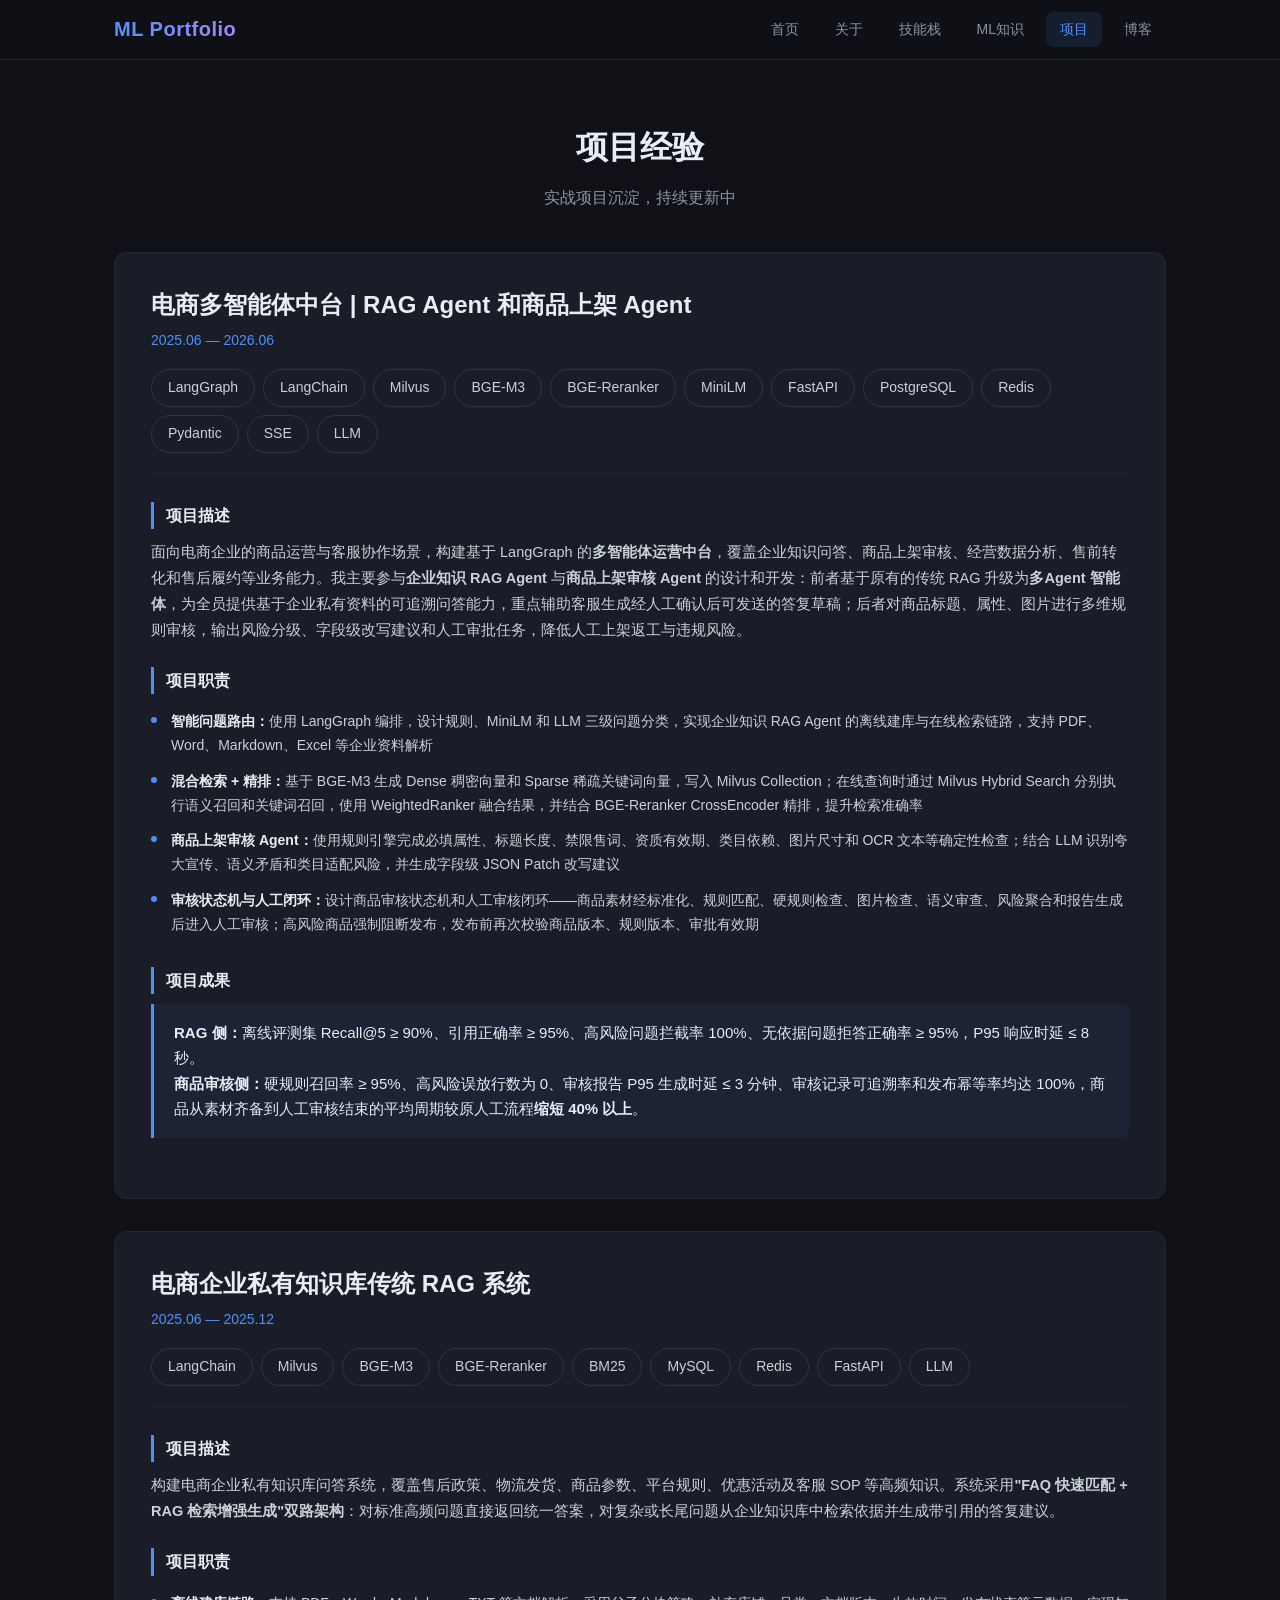
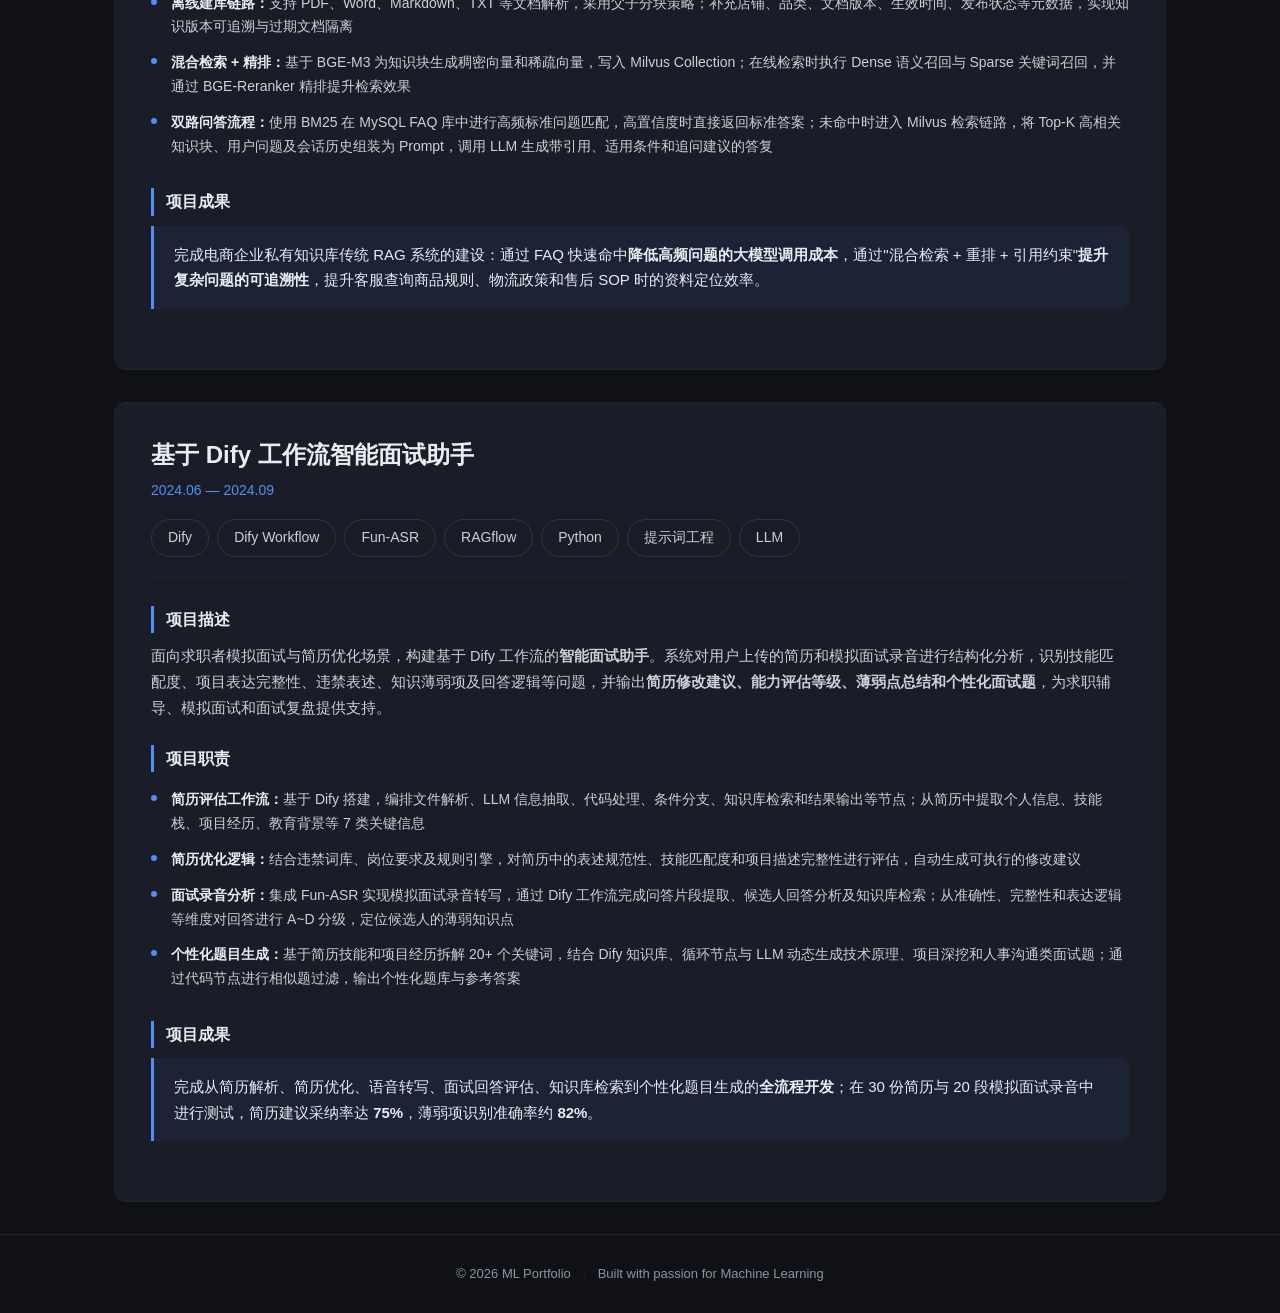
<file: website/projects.html>
<!DOCTYPE html>
<html lang="zh-CN">
<head>
  <meta charset="UTF-8">
  <meta name="viewport" content="width=device-width, initial-scale=1.0">
  <title>项目经验 — ML Portfolio</title>
  <link rel="stylesheet" href="css/style.css">
</head>
<body>

  <a href="#main-content" class="skip-link">跳转到主要内容</a>

  <nav class="navbar">
    <div class="container">
      <a href="index.html" class="nav-logo">ML Portfolio</a>
      <div class="nav-links">
        <a href="index.html">首页</a>
        <a href="about.html">关于</a>
        <a href="skills.html">技能栈</a>
        <a href="ml-knowledge.html">ML知识</a>
        <a href="projects.html">项目</a>
        <a href="blog.html">博客</a>
      </div>
      <button class="nav-toggle" aria-label="菜单">
        <span></span><span></span><span></span>
      </button>
    </div>
  </nav>

  <div class="container">
    <div class="section-header fade-in" id="main-content">
      <h2>项目经验</h2>
      <p>实战项目沉淀，持续更新中</p>
    </div>

    <!-- 项目1：电商多智能体中台 | RAG Agent 和商品上架 Agent -->
    <div class="project-card fade-in">
      <div class="project-header">
        <h2>电商多智能体中台 | RAG Agent 和商品上架 Agent</h2>
        <span class="project-time">2025.06 — 2026.06</span>
      </div>
      <div class="project-tech">
        <span class="tag">LangGraph</span>
        <span class="tag">LangChain</span>
        <span class="tag">Milvus</span>
        <span class="tag">BGE-M3</span>
        <span class="tag">BGE-Reranker</span>
        <span class="tag">MiniLM</span>
        <span class="tag">FastAPI</span>
        <span class="tag">PostgreSQL</span>
        <span class="tag">Redis</span>
        <span class="tag">Pydantic</span>
        <span class="tag">SSE</span>
        <span class="tag">LLM</span>
      </div>
      <div class="project-section">
        <h3>项目描述</h3>
        <p>
          面向电商企业的商品运营与客服协作场景，构建基于 LangGraph 的<strong>多智能体运营中台</strong>，覆盖企业知识问答、商品上架审核、经营数据分析、售前转化和售后履约等业务能力。我主要参与<strong>企业知识 RAG Agent</strong> 与<strong>商品上架审核 Agent</strong> 的设计和开发：前者基于原有的传统 RAG 升级为<strong>多Agent 智能体</strong>，为全员提供基于企业私有资料的可追溯问答能力，重点辅助客服生成经人工确认后可发送的答复草稿；后者对商品标题、属性、图片进行多维规则审核，输出风险分级、字段级改写建议和人工审批任务，降低人工上架返工与违规风险。
        </p>
      </div>
      <div class="project-section">
        <h3>项目职责</h3>
        <ul class="project-list">
          <li><strong>智能问题路由：</strong>使用 LangGraph 编排，设计规则、MiniLM 和 LLM 三级问题分类，实现企业知识 RAG Agent 的离线建库与在线检索链路，支持 PDF、Word、Markdown、Excel 等企业资料解析</li>
          <li><strong>混合检索 + 精排：</strong>基于 BGE-M3 生成 Dense 稠密向量和 Sparse 稀疏关键词向量，写入 Milvus Collection；在线查询时通过 Milvus Hybrid Search 分别执行语义召回和关键词召回，使用 WeightedRanker 融合结果，并结合 BGE-Reranker CrossEncoder 精排，提升检索准确率</li>
          <li><strong>商品上架审核 Agent：</strong>使用规则引擎完成必填属性、标题长度、禁限售词、资质有效期、类目依赖、图片尺寸和 OCR 文本等确定性检查；结合 LLM 识别夸大宣传、语义矛盾和类目适配风险，并生成字段级 JSON Patch 改写建议</li>
          <li><strong>审核状态机与人工闭环：</strong>设计商品审核状态机和人工审核闭环——商品素材经标准化、规则匹配、硬规则检查、图片检查、语义审查、风险聚合和报告生成后进入人工审核；高风险商品强制阻断发布，发布前再次校验商品版本、规则版本、审批有效期</li>
        </ul>
      </div>
      <div class="project-section">
        <h3>项目成果</h3>
        <div class="highlight-box">
          <p><strong>RAG 侧：</strong>离线评测集 Recall@5 ≥ 90%、引用正确率 ≥ 95%、高风险问题拦截率 100%、无依据问题拒答正确率 ≥ 95%，P95 响应时延 ≤ 8 秒。</p>
          <p><strong>商品审核侧：</strong>硬规则召回率 ≥ 95%、高风险误放行数为 0、审核报告 P95 生成时延 ≤ 3 分钟、审核记录可追溯率和发布幂等率均达 100%，商品从素材齐备到人工审核结束的平均周期较原人工流程<strong>缩短 40% 以上</strong>。</p>
        </div>
      </div>
    </div>

    <!-- 项目2：电商企业私有知识库传统RAG系统 -->
    <div class="project-card fade-in">
      <div class="project-header">
        <h2>电商企业私有知识库传统 RAG 系统</h2>
        <span class="project-time">2025.06 — 2025.12</span>
      </div>
      <div class="project-tech">
        <span class="tag">LangChain</span>
        <span class="tag">Milvus</span>
        <span class="tag">BGE-M3</span>
        <span class="tag">BGE-Reranker</span>
        <span class="tag">BM25</span>
        <span class="tag">MySQL</span>
        <span class="tag">Redis</span>
        <span class="tag">FastAPI</span>
        <span class="tag">LLM</span>
      </div>
      <div class="project-section">
        <h3>项目描述</h3>
        <p>
          构建电商企业私有知识库问答系统，覆盖售后政策、物流发货、商品参数、平台规则、优惠活动及客服 SOP 等高频知识。系统采用<strong>"FAQ 快速匹配 + RAG 检索增强生成"双路架构</strong>：对标准高频问题直接返回统一答案，对复杂或长尾问题从企业知识库中检索依据并生成带引用的答复建议。
        </p>
      </div>
      <div class="project-section">
        <h3>项目职责</h3>
        <ul class="project-list">
          <li><strong>离线建库链路：</strong>支持 PDF、Word、Markdown、TXT 等文档解析，采用父子分块策略；补充店铺、品类、文档版本、生效时间、发布状态等元数据，实现知识版本可追溯与过期文档隔离</li>
          <li><strong>混合检索 + 精排：</strong>基于 BGE-M3 为知识块生成稠密向量和稀疏向量，写入 Milvus Collection；在线检索时执行 Dense 语义召回与 Sparse 关键词召回，并通过 BGE-Reranker 精排提升检索效果</li>
          <li><strong>双路问答流程：</strong>使用 BM25 在 MySQL FAQ 库中进行高频标准问题匹配，高置信度时直接返回标准答案；未命中时进入 Milvus 检索链路，将 Top-K 高相关知识块、用户问题及会话历史组装为 Prompt，调用 LLM 生成带引用、适用条件和追问建议的答复</li>
        </ul>
      </div>
      <div class="project-section">
        <h3>项目成果</h3>
        <div class="highlight-box">
          <p>完成电商企业私有知识库传统 RAG 系统的建设：通过 FAQ 快速命中<strong>降低高频问题的大模型调用成本</strong>，通过"混合检索 + 重排 + 引用约束"<strong>提升复杂问题的可追溯性</strong>，提升客服查询商品规则、物流政策和售后 SOP 时的资料定位效率。</p>
        </div>
      </div>
    </div>

    <!-- 项目3：基于 Dify 工作流智能面试助手 -->
    <div class="project-card fade-in">
      <div class="project-header">
        <h2>基于 Dify 工作流智能面试助手</h2>
        <span class="project-time">2024.06 — 2024.09</span>
      </div>
      <div class="project-tech">
        <span class="tag">Dify</span>
        <span class="tag">Dify Workflow</span>
        <span class="tag">Fun-ASR</span>
        <span class="tag">RAGflow</span>
        <span class="tag">Python</span>
        <span class="tag">提示词工程</span>
        <span class="tag">LLM</span>
      </div>
      <div class="project-section">
        <h3>项目描述</h3>
        <p>
          面向求职者模拟面试与简历优化场景，构建基于 Dify 工作流的<strong>智能面试助手</strong>。系统对用户上传的简历和模拟面试录音进行结构化分析，识别技能匹配度、项目表达完整性、违禁表述、知识薄弱项及回答逻辑等问题，并输出<strong>简历修改建议、能力评估等级、薄弱点总结和个性化面试题</strong>，为求职辅导、模拟面试和面试复盘提供支持。
        </p>
      </div>
      <div class="project-section">
        <h3>项目职责</h3>
        <ul class="project-list">
          <li><strong>简历评估工作流：</strong>基于 Dify 搭建，编排文件解析、LLM 信息抽取、代码处理、条件分支、知识库检索和结果输出等节点；从简历中提取个人信息、技能栈、项目经历、教育背景等 7 类关键信息</li>
          <li><strong>简历优化逻辑：</strong>结合违禁词库、岗位要求及规则引擎，对简历中的表述规范性、技能匹配度和项目描述完整性进行评估，自动生成可执行的修改建议</li>
          <li><strong>面试录音分析：</strong>集成 Fun-ASR 实现模拟面试录音转写，通过 Dify 工作流完成问答片段提取、候选人回答分析及知识库检索；从准确性、完整性和表达逻辑等维度对回答进行 A~D 分级，定位候选人的薄弱知识点</li>
          <li><strong>个性化题目生成：</strong>基于简历技能和项目经历拆解 20+ 个关键词，结合 Dify 知识库、循环节点与 LLM 动态生成技术原理、项目深挖和人事沟通类面试题；通过代码节点进行相似题过滤，输出个性化题库与参考答案</li>
        </ul>
      </div>
      <div class="project-section">
        <h3>项目成果</h3>
        <div class="highlight-box">
          <p>完成从简历解析、简历优化、语音转写、面试回答评估、知识库检索到个性化题目生成的<strong>全流程开发</strong>；在 30 份简历与 20 段模拟面试录音中进行测试，简历建议采纳率达 <strong>75%</strong>，薄弱项识别准确率约 <strong>82%</strong>。</p>
        </div>
      </div>
    </div>

  </div>

  <footer class="footer">
    <div class="container">
      <p>&copy; 2026 ML Portfolio <span class="divider">·</span> Built with passion for Machine Learning</p>
    </div>
  </footer>

  <script src="js/tilt.js"></script>
  <script src="js/main.js"></script>
</body>
</html>
</file>
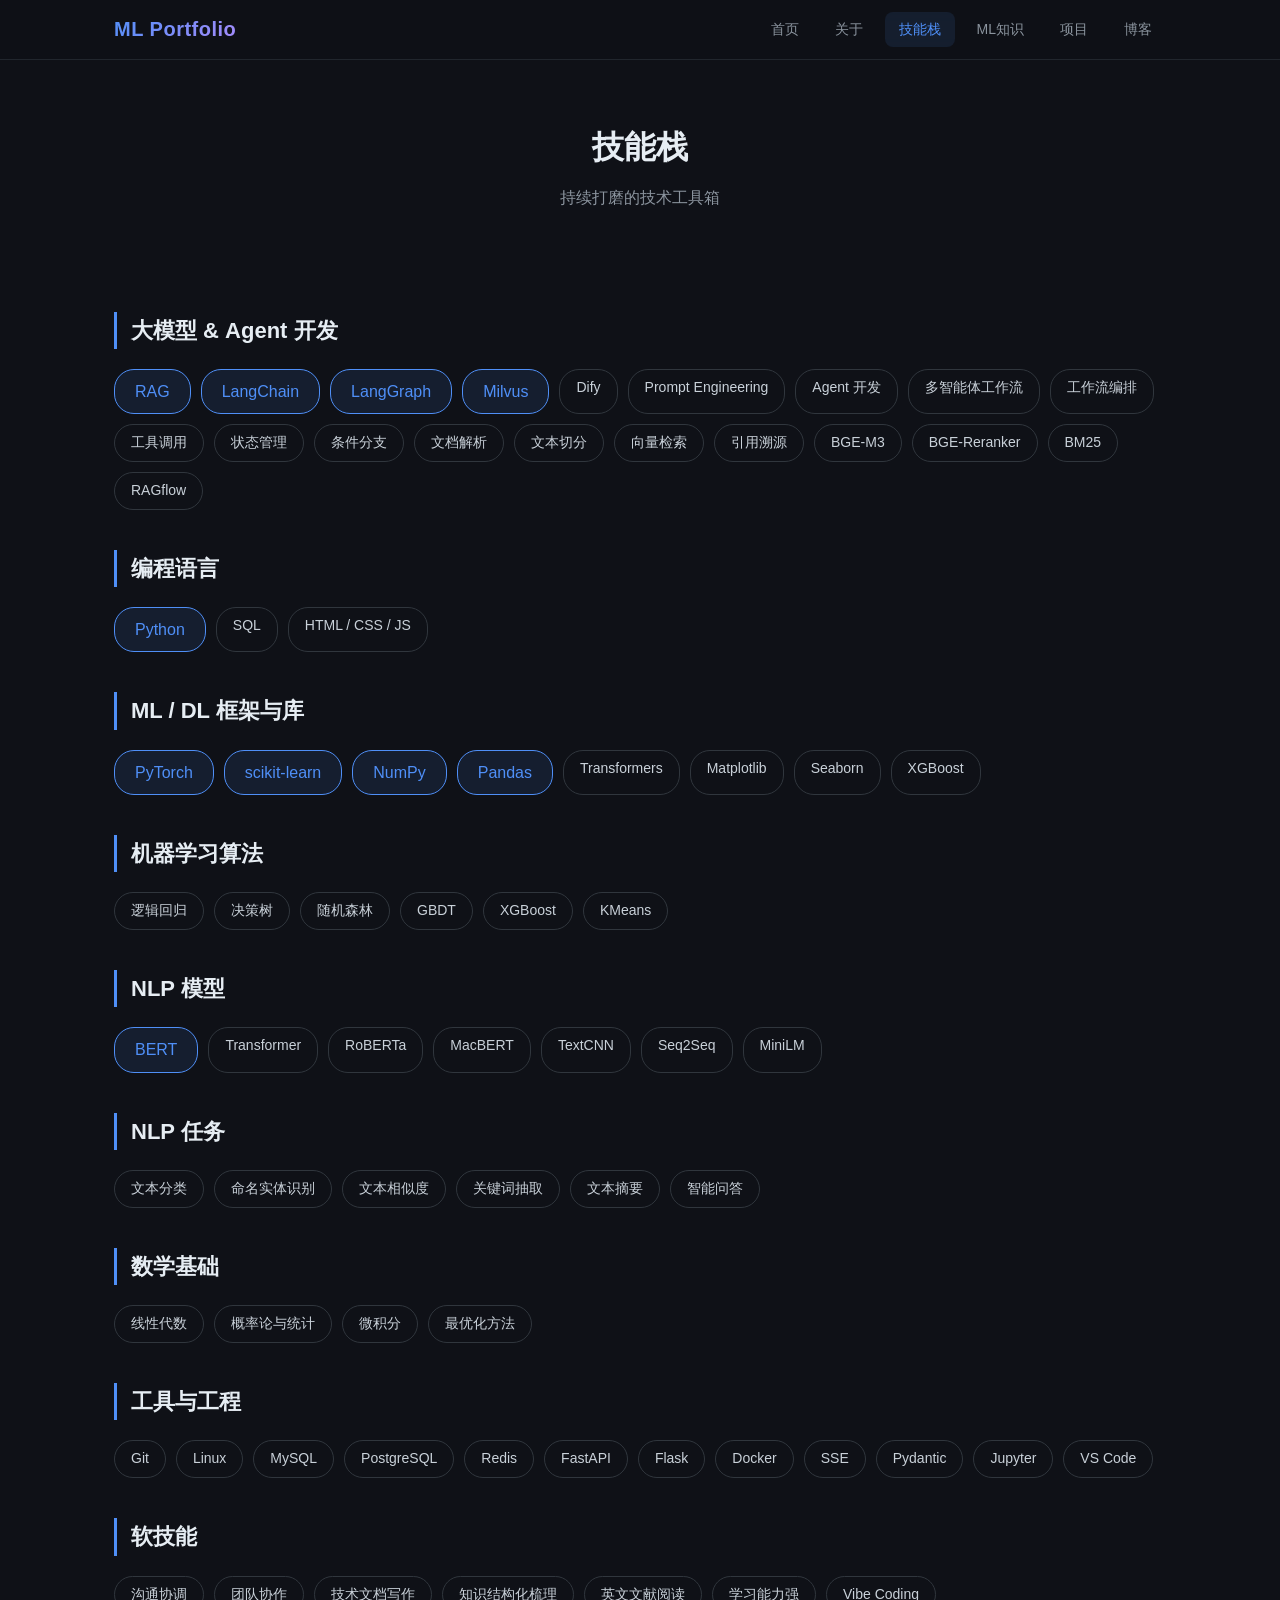
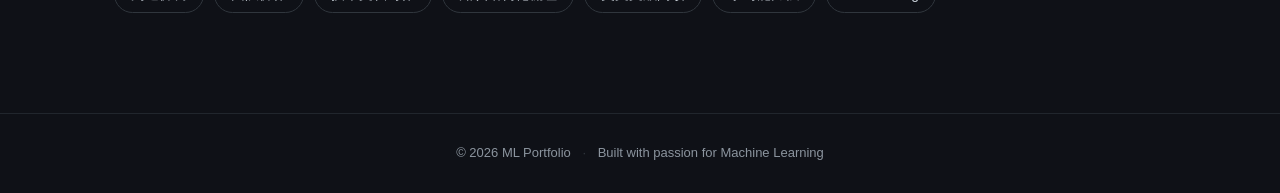
<file: website/skills.html>
<!DOCTYPE html>
<html lang="zh-CN">
<head>
  <meta charset="UTF-8">
  <meta name="viewport" content="width=device-width, initial-scale=1.0">
  <title>技能栈 — ML Portfolio</title>
  <link rel="stylesheet" href="css/style.css">
</head>
<body>

  <a href="#main-content" class="skip-link">跳转到主要内容</a>

  <nav class="navbar">
    <div class="container">
      <a href="index.html" class="nav-logo">ML Portfolio</a>
      <div class="nav-links">
        <a href="index.html">首页</a>
        <a href="about.html">关于</a>
        <a href="skills.html">技能栈</a>
        <a href="ml-knowledge.html">ML知识</a>
        <a href="projects.html">项目</a>
        <a href="blog.html">博客</a>
      </div>
      <button class="nav-toggle" aria-label="菜单">
        <span></span><span></span><span></span>
      </button>
    </div>
  </nav>

  <div class="container">
    <div class="section-header fade-in" id="main-content">
      <h2>技能栈</h2>
      <p>持续打磨的技术工具箱</p>
    </div>

    <div class="skills-section">

      <div class="skills-category fade-in">
        <h2>大模型 & Agent 开发</h2>
        <div class="tag-cloud">
          <span class="tag tag-lg">RAG</span>
          <span class="tag tag-lg">LangChain</span>
          <span class="tag tag-lg">LangGraph</span>
          <span class="tag tag-lg">Milvus</span>
          <span class="tag">Dify</span>
          <span class="tag">Prompt Engineering</span>
          <span class="tag">Agent 开发</span>
          <span class="tag">多智能体工作流</span>
          <span class="tag">工作流编排</span>
          <span class="tag">工具调用</span>
          <span class="tag">状态管理</span>
          <span class="tag">条件分支</span>
          <span class="tag">文档解析</span>
          <span class="tag">文本切分</span>
          <span class="tag">向量检索</span>
          <span class="tag">引用溯源</span>
          <span class="tag">BGE-M3</span>
          <span class="tag">BGE-Reranker</span>
          <span class="tag">BM25</span>
          <span class="tag">RAGflow</span>
        </div>
      </div>

      <div class="skills-category fade-in">
        <h2>编程语言</h2>
        <div class="tag-cloud">
          <span class="tag tag-lg">Python</span>
          <span class="tag">SQL</span>
          <span class="tag">HTML / CSS / JS</span>
        </div>
      </div>

      <div class="skills-category fade-in">
        <h2>ML / DL 框架与库</h2>
        <div class="tag-cloud">
          <span class="tag tag-lg">PyTorch</span>
          <span class="tag tag-lg">scikit-learn</span>
          <span class="tag tag-lg">NumPy</span>
          <span class="tag tag-lg">Pandas</span>
          <span class="tag">Transformers</span>
          <span class="tag">Matplotlib</span>
          <span class="tag">Seaborn</span>
          <span class="tag">XGBoost</span>
        </div>
      </div>

      <div class="skills-category fade-in">
        <h2>机器学习算法</h2>
        <div class="tag-cloud">
          <span class="tag">逻辑回归</span>
          <span class="tag">决策树</span>
          <span class="tag">随机森林</span>
          <span class="tag">GBDT</span>
          <span class="tag">XGBoost</span>
          <span class="tag">KMeans</span>
        </div>
      </div>

      <div class="skills-category fade-in">
        <h2>NLP 模型</h2>
        <div class="tag-cloud">
          <span class="tag tag-lg">BERT</span>
          <span class="tag">Transformer</span>
          <span class="tag">RoBERTa</span>
          <span class="tag">MacBERT</span>
          <span class="tag">TextCNN</span>
          <span class="tag">Seq2Seq</span>
          <span class="tag">MiniLM</span>
        </div>
      </div>

      <div class="skills-category fade-in">
        <h2>NLP 任务</h2>
        <div class="tag-cloud">
          <span class="tag">文本分类</span>
          <span class="tag">命名实体识别</span>
          <span class="tag">文本相似度</span>
          <span class="tag">关键词抽取</span>
          <span class="tag">文本摘要</span>
          <span class="tag">智能问答</span>
        </div>
      </div>

      <div class="skills-category fade-in">
        <h2>数学基础</h2>
        <div class="tag-cloud">
          <span class="tag">线性代数</span>
          <span class="tag">概率论与统计</span>
          <span class="tag">微积分</span>
          <span class="tag">最优化方法</span>
        </div>
      </div>

      <div class="skills-category fade-in">
        <h2>工具与工程</h2>
        <div class="tag-cloud">
          <span class="tag">Git</span>
          <span class="tag">Linux</span>
          <span class="tag">MySQL</span>
          <span class="tag">PostgreSQL</span>
          <span class="tag">Redis</span>
          <span class="tag">FastAPI</span>
          <span class="tag">Flask</span>
          <span class="tag">Docker</span>
          <span class="tag">SSE</span>
          <span class="tag">Pydantic</span>
          <span class="tag">Jupyter</span>
          <span class="tag">VS Code</span>
        </div>
      </div>

      <div class="skills-category fade-in">
        <h2>软技能</h2>
        <div class="tag-cloud">
          <span class="tag">沟通协调</span>
          <span class="tag">团队协作</span>
          <span class="tag">技术文档写作</span>
          <span class="tag">知识结构化梳理</span>
          <span class="tag">英文文献阅读</span>
          <span class="tag">学习能力强</span>
          <span class="tag">Vibe Coding</span>
        </div>
      </div>

    </div>
  </div>

  <footer class="footer">
    <div class="container">
      <p>&copy; 2026 ML Portfolio <span class="divider">·</span> Built with passion for Machine Learning</p>
    </div>
  </footer>

  <script src="js/tilt.js"></script>
  <script src="js/main.js"></script>
</body>
</html>
</file>
<file: website/css/style.css>
/* ========================================
   ML 知识图谱 — 全局样式
   深色主题 · 简约大气
   ======================================== */

/* ---------- CSS Variables ---------- */
:root {
  --bg-primary: #0f1117;
  --bg-secondary: #161822;
  --bg-card: #1a1d27;
  --bg-card-hover: #1e2130;
  --bg-code: #0d1117;

  --text-primary: #e6edf3;
  --text-body: #c9d1d9;
  --text-muted: #8b949e;

  --accent: #4f8ff7;
  --accent-light: #7aafff;
  --accent-gradient: linear-gradient(135deg, #4f8ff7, #a78bfa);

  --border: #30363d;
  --border-light: #21262d;

  --radius: 12px;
  --radius-sm: 8px;
  --content-width: 1100px;
  --nav-height: 60px;

  --font-sans: "PingFang SC", "Microsoft YaHei", "Helvetica Neue", sans-serif;
  --font-mono: "SF Mono", "Fira Code", "Consolas", monospace;

  --transition: 0.25s cubic-bezier(0.4, 0, 0.2, 1);

  /* z-index 层级系统 */
  --z-base: 0;
  --z-dropdown: 100;
  --z-sticky: 200;
  --z-navbar: 1000;
  --z-overlay: 2000;
  --z-modal: 3000;
  --z-toast: 4000;
  --z-cursor-glow: 5000;
}

/* ---------- Reset ---------- */
*,
*::before,
*::after {
  margin: 0;
  padding: 0;
  box-sizing: border-box;
}

html {
  scroll-behavior: smooth;
  -webkit-font-smoothing: antialiased;
}

body {
  font-family: var(--font-sans);
  background: var(--bg-primary);
  color: var(--text-body);
  line-height: 1.7;
  min-height: 100vh;
  padding-top: var(--nav-height);
}

a {
  color: var(--accent);
  text-decoration: none;
  transition: color var(--transition);
}
a:hover {
  color: var(--accent-light);
}

/* 键盘焦点环 — 全局可见焦点样式 */
:focus-visible {
  outline: 2.5px solid var(--accent);
  outline-offset: 2px;
  border-radius: 4px;
}

/* 跳过导航链接 — 对键盘用户可见 */
.skip-link {
  position: absolute;
  top: -100%;
  left: 16px;
  background: var(--accent);
  color: #fff;
  padding: 8px 16px;
  border-radius: 0 0 var(--radius-sm) var(--radius-sm);
  font-size: 14px;
  font-weight: 500;
  z-index: var(--z-modal);
  transition: top 0.2s ease;
}
.skip-link:focus {
  top: 0;
}

ul, ol {
  list-style: none;
}

img {
  max-width: 100%;
  display: block;
}

/* ---------- Container ---------- */
.container {
  max-width: var(--content-width);
  margin: 0 auto;
  padding: 0 24px;
}

/* ---------- 顶部导航栏 ---------- */
.navbar {
  position: fixed;
  top: 0;
  left: 0;
  right: 0;
  height: var(--nav-height);
  background: rgba(15, 17, 23, 0.85);
  backdrop-filter: blur(12px);
  -webkit-backdrop-filter: blur(12px);
  border-bottom: 1px solid var(--border-light);
  z-index: var(--z-navbar);
  display: flex;
  align-items: center;
}

.navbar .container {
  display: flex;
  align-items: center;
  justify-content: space-between;
  width: 100%;
}

.nav-logo {
  font-size: 20px;
  font-weight: 700;
  color: var(--text-primary);
  letter-spacing: 0.5px;
  background: var(--accent-gradient);
  -webkit-background-clip: text;
  -webkit-text-fill-color: transparent;
  background-clip: text;
}

.nav-links {
  display: flex;
  gap: 8px;
}

.nav-links a {
  color: var(--text-muted);
  font-size: 14px;
  font-weight: 500;
  padding: 6px 14px;
  border-radius: var(--radius-sm);
  transition: all var(--transition);
  position: relative;
}

.nav-links a:hover {
  color: var(--text-primary);
  background: rgba(255,255,255,0.04);
}

.nav-links a.active {
  color: var(--accent);
  background: rgba(79, 143, 247, 0.1);
}

.nav-toggle {
  display: none;
  background: none;
  border: none;
  cursor: pointer;
  padding: 12px;
  color: var(--text-primary);
  min-width: 44px;
  min-height: 44px;
  border-radius: var(--radius-sm);
  transition: background var(--transition);
}
.nav-toggle:hover {
  background: rgba(255,255,255,0.06);
}

.nav-toggle span {
  display: block;
  width: 24px;
  height: 2px;
  background: var(--text-primary);
  margin: 5px 0;
  border-radius: 2px;
  transition: var(--transition);
}

/* ---------- Hero 区域 ---------- */
.hero {
  text-align: center;
  padding: 100px 0 80px;
}

.hero .badge {
  display: inline-block;
  padding: 4px 16px;
  border: 1px solid var(--accent);
  border-radius: 20px;
  color: var(--accent);
  font-size: 13px;
  font-weight: 500;
  margin-bottom: 24px;
}

.hero h1 {
  font-size: 48px;
  font-weight: 700;
  color: var(--text-primary);
  line-height: 1.2;
  margin-bottom: 16px;
  letter-spacing: -0.5px;
}

.hero h1 .highlight {
  background: var(--accent-gradient);
  -webkit-background-clip: text;
  -webkit-text-fill-color: transparent;
  background-clip: text;
}

.hero .subtitle {
  font-size: 18px;
  color: var(--text-muted);
  max-width: 560px;
  margin: 0 auto 36px;
}

.hero-actions {
  display: flex;
  gap: 14px;
  justify-content: center;
  flex-wrap: wrap;
}

/* ---------- 按钮 ---------- */
.btn {
  display: inline-flex;
  align-items: center;
  gap: 8px;
  padding: 10px 24px;
  border-radius: var(--radius-sm);
  font-size: 15px;
  font-weight: 500;
  cursor: pointer;
  border: none;
  transition: all var(--transition);
  font-family: inherit;
}

.btn-primary {
  background: var(--accent);
  color: #fff;
}
.btn-primary:hover {
  background: #3d7de0;
  color: #fff;
  transform: translateY(-1px);
  box-shadow: 0 4px 16px rgba(79, 143, 247, 0.3);
}

.btn-outline {
  background: transparent;
  border: 1px solid var(--border);
  color: var(--text-primary);
}
.btn-outline:hover {
  border-color: var(--accent);
  color: var(--accent);
  background: rgba(79, 143, 247, 0.05);
}

/* ---------- 卡片系统 ---------- */
.card {
  background: var(--bg-card);
  border: 1px solid var(--border-light);
  border-radius: var(--radius);
  padding: 28px;
  transition: all var(--transition);
}

.card:hover {
  border-color: var(--border);
  background: var(--bg-card-hover);
}

.card-title {
  font-size: 20px;
  font-weight: 600;
  color: var(--text-primary);
  margin-bottom: 8px;
}

.card-desc {
  color: var(--text-muted);
  font-size: 14px;
  line-height: 1.6;
}

/* ---------- 数字卡片 ---------- */
.stats-grid {
  display: grid;
  grid-template-columns: repeat(auto-fit, minmax(200px, 1fr));
  gap: 20px;
  margin: 40px 0;
}

.stat-card {
  text-align: center;
  padding: 32px 20px;
}

.stat-number {
  font-size: 42px;
  font-weight: 700;
  background: var(--accent-gradient);
  -webkit-background-clip: text;
  -webkit-text-fill-color: transparent;
  background-clip: text;
  line-height: 1.1;
}

.stat-label {
  color: var(--text-muted);
  font-size: 14px;
  margin-top: 8px;
}

/* ---------- 入口网格 ---------- */
.section-grid {
  display: grid;
  grid-template-columns: repeat(auto-fit, minmax(240px, 1fr));
  gap: 20px;
  margin: 40px 0 80px;
}

.entry-card {
  cursor: pointer;
  display: block;
  color: inherit;
}
.entry-card:hover {
  transform: translateY(-4px);
  border-color: var(--accent);
}

.entry-card .icon {
  width: 48px;
  height: 48px;
  margin-bottom: 12px;
  display: flex;
  align-items: center;
  justify-content: center;
  border-radius: var(--radius-sm);
  background: rgba(79, 143, 247, 0.1);
  transition: background var(--transition);
}
.entry-card:hover .icon {
  background: rgba(79, 143, 247, 0.18);
}
.entry-card .icon svg {
  width: 26px;
  height: 26px;
  stroke: var(--accent);
  fill: none;
  stroke-width: 1.8;
}

.entry-card .card-title {
  margin-bottom: 6px;
}

/* ---------- 关于页 ---------- */
.about-section {
  display: flex;
  gap: 48px;
  align-items: flex-start;
  padding: 60px 0;
}

.about-avatar {
  flex-shrink: 0;
  width: 180px;
  height: 180px;
  border-radius: 50%;
  background: var(--bg-card);
  border: 2px solid var(--border);
  display: flex;
  align-items: center;
  justify-content: center;
  color: var(--text-muted);
  overflow: hidden;
}
.about-avatar svg {
  width: 80px;
  height: 80px;
  stroke: var(--accent);
  fill: none;
  stroke-width: 1.5;
}

.about-info h1 {
  font-size: 32px;
  font-weight: 700;
  color: var(--text-primary);
  margin-bottom: 4px;
}

.about-info .role {
  font-size: 16px;
  color: var(--accent);
  font-weight: 500;
  margin-bottom: 20px;
}

.about-info .meta {
  display: flex;
  flex-wrap: wrap;
  gap: 16px;
  margin-bottom: 24px;
}

.about-info .meta-item {
  display: flex;
  align-items: center;
  gap: 6px;
  font-size: 14px;
  color: var(--text-muted);
}

.about-info .meta-item .label {
  color: var(--text-body);
  font-weight: 500;
}

.about-bio {
  background: var(--bg-card);
  border: 1px solid var(--border-light);
  border-radius: var(--radius);
  padding: 28px;
  margin-bottom: 40px;
}

.about-bio h2 {
  font-size: 20px;
  font-weight: 600;
  color: var(--text-primary);
  margin-bottom: 12px;
}

.about-bio p {
  color: var(--text-body);
  line-height: 1.8;
}

.about-list {
  list-style: none;
  padding: 0;
}

.about-list li {
  padding: 6px 0;
  padding-left: 20px;
  position: relative;
  font-size: 14px;
  color: var(--text-body);
  line-height: 1.6;
}

.about-list li::before {
  content: "";
  position: absolute;
  left: 0;
  top: 13px;
  width: 6px;
  height: 6px;
  border-radius: 50%;
  background: var(--accent);
}

/* ---------- 项目卡片 ---------- */
.project-card {
  background: var(--bg-card);
  border: 1px solid var(--border-light);
  border-radius: var(--radius);
  padding: 36px;
  margin-bottom: 32px;
  transition: all var(--transition);
}

.project-card:hover {
  border-color: var(--border);
  background: var(--bg-card-hover);
}

.project-header {
  margin-bottom: 16px;
}

.project-header h2 {
  font-size: 24px;
  font-weight: 700;
  color: var(--text-primary);
  margin-bottom: 6px;
  line-height: 1.3;
}

.project-time {
  font-size: 14px;
  color: var(--accent);
  font-weight: 500;
}

.project-tech {
  display: flex;
  flex-wrap: wrap;
  gap: 8px;
  margin-bottom: 28px;
  padding-bottom: 20px;
  border-bottom: 1px solid var(--border-light);
}

.project-section {
  margin-bottom: 24px;
}

.project-section:last-child {
  margin-bottom: 0;
}

.project-section h3 {
  font-size: 16px;
  font-weight: 600;
  color: var(--text-primary);
  margin-bottom: 10px;
  padding-left: 12px;
  border-left: 3px solid var(--accent);
}

.project-section p {
  color: var(--text-body);
  font-size: 14.5px;
  line-height: 1.8;
}

.project-list {
  list-style: none;
  padding: 0;
}

.project-list li {
  padding: 6px 0;
  padding-left: 20px;
  position: relative;
  font-size: 14px;
  color: var(--text-body);
  line-height: 1.7;
}

.project-list li::before {
  content: "";
  position: absolute;
  left: 0;
  top: 13px;
  width: 6px;
  height: 6px;
  border-radius: 50%;
  background: var(--accent);
}

.project-list li strong {
  color: var(--text-primary);
}

/* ---------- 技能标签云 ---------- */
.skills-section {
  padding: 60px 0;
}

.skills-category {
  margin-bottom: 40px;
}

.skills-category h2 {
  font-size: 22px;
  font-weight: 600;
  color: var(--text-primary);
  margin-bottom: 20px;
  padding-left: 14px;
  border-left: 3px solid var(--accent);
}

.tag-cloud {
  display: flex;
  flex-wrap: wrap;
  gap: 10px;
}

.tag {
  display: inline-block;
  padding: 6px 16px;
  border-radius: 20px;
  font-size: 14px;
  font-weight: 500;
  border: 1px solid var(--border);
  color: var(--text-body);
  transition: all var(--transition);
}

.tag:hover {
  border-color: var(--accent);
  color: var(--accent);
  background: rgba(79, 143, 247, 0.08);
}

.tag-lg {
  font-size: 16px;
  padding: 8px 20px;
  border-color: var(--accent);
  color: var(--accent);
  background: rgba(79, 143, 247, 0.1);
}

/* ---------- ML 知识页：双栏布局 ---------- */
.ml-layout {
  display: flex;
  gap: 0;
  min-height: calc(100vh - var(--nav-height));
}

/* 左侧树形导航 */
.sidebar {
  width: 280px;
  flex-shrink: 0;
  background: var(--bg-secondary);
  border-right: 1px solid var(--border-light);
  padding: 20px 0;
  overflow-y: auto;
  position: sticky;
  top: var(--nav-height);
  height: calc(100vh - var(--nav-height));
}

.sidebar-title {
  font-size: 13px;
  font-weight: 600;
  color: var(--text-muted);
  text-transform: uppercase;
  letter-spacing: 1px;
  padding: 0 20px 14px;
}

.tree {
  font-size: 14px;
}

.tree-node {
  cursor: pointer;
  user-select: none;
}

.tree-node-header {
  display: flex;
  align-items: center;
  gap: 6px;
  padding: 7px 20px;
  color: var(--text-body);
  transition: all var(--transition);
  border-left: 2px solid transparent;
}

.tree-node-header:hover {
  background: rgba(255,255,255,0.03);
  color: var(--text-primary);
}

.tree-node.active > .tree-node-header {
  color: var(--accent);
  background: rgba(79, 143, 247, 0.08);
  border-left-color: var(--accent);
}

.tree-arrow {
  font-size: 10px;
  width: 16px;
  text-align: center;
  flex-shrink: 0;
  transition: transform var(--transition);
  color: var(--text-muted);
}

.tree-node.expanded > .tree-node-header .tree-arrow {
  transform: rotate(90deg);
}

.tree-icon {
  font-size: 16px;
  flex-shrink: 0;
}

.tree-label {
  overflow: hidden;
  text-overflow: ellipsis;
  white-space: nowrap;
}

.tree-children {
  display: none;
  padding-left: 20px;
}

.tree-node.expanded > .tree-children {
  display: block;
}

.tree-node.level-2 > .tree-node-header {
  padding-left: 40px;
  font-size: 13px;
}

.tree-node.level-3 > .tree-node-header {
  padding-left: 60px;
  font-size: 13px;
  color: var(--text-muted);
}

/* 移动端树形开关按钮 */
.tree-mobile-toggle {
  display: none;
  width: 100%;
  padding: 12px 20px;
  background: var(--bg-secondary);
  border: none;
  border-bottom: 1px solid var(--border-light);
  color: var(--text-body);
  font-size: 14px;
  font-family: inherit;
  cursor: pointer;
  text-align: left;
  transition: background var(--transition);
}
.tree-mobile-toggle:hover {
  background: rgba(255,255,255,0.03);
}

/* 右侧内容区 */
.content-area {
  flex: 1;
  padding: 40px 48px;
  overflow-y: auto;
}

.content-card {
  background: var(--bg-card);
  border: 1px solid var(--border-light);
  border-radius: var(--radius);
  padding: 36px;
  margin-bottom: 24px;
}

.content-card:last-child {
  margin-bottom: 0;
}

.content-card h2 {
  font-size: 28px;
  font-weight: 700;
  color: var(--text-primary);
  margin-bottom: 8px;
}

.content-card .intro {
  color: var(--text-muted);
  font-size: 15px;
  margin-bottom: 24px;
  line-height: 1.7;
}

.highlight-box {
  background: rgba(79, 143, 247, 0.06);
  border-left: 3px solid var(--accent);
  padding: 16px 20px;
  border-radius: 0 var(--radius-sm) var(--radius-sm) 0;
  margin-bottom: 24px;
}

.highlight-box .label {
  font-size: 12px;
  font-weight: 600;
  color: var(--accent);
  text-transform: uppercase;
  letter-spacing: 1px;
  margin-bottom: 6px;
}

.highlight-box p {
  color: var(--text-primary);
  font-size: 15px;
  font-weight: 500;
  line-height: 1.7;
}

.knowledge-list {
  margin-bottom: 24px;
}

.knowledge-list h3 {
  font-size: 16px;
  font-weight: 600;
  color: var(--text-primary);
  margin-bottom: 12px;
}

.knowledge-list ul {
  list-style: none;
}

.knowledge-list ul li {
  padding: 6px 0;
  padding-left: 20px;
  position: relative;
  font-size: 14px;
  color: var(--text-body);
  line-height: 1.6;
}

.knowledge-list ul li::before {
  content: "";
  position: absolute;
  left: 0;
  top: 13px;
  width: 6px;
  height: 6px;
  border-radius: 50%;
  background: var(--accent);
}

/* 公式区域 */
.formula-block {
  background: var(--bg-code);
  border: 1px solid var(--border-light);
  border-radius: var(--radius-sm);
  padding: 20px 24px;
  margin-bottom: 16px;
  font-family: var(--font-mono);
  font-size: 15px;
  color: var(--text-primary);
  overflow-x: auto;
  text-align: center;
  letter-spacing: 1px;
}

/* 代码块 */
.code-block {
  background: var(--bg-code);
  border: 1px solid var(--border-light);
  border-radius: var(--radius-sm);
  padding: 20px 24px;
  margin-bottom: 16px;
  font-family: var(--font-mono);
  font-size: 13px;
  line-height: 1.6;
  overflow-x: auto;
  position: relative;
}

.code-block .lang-tag {
  position: absolute;
  top: 10px;
  right: 16px;
  font-size: 11px;
  color: var(--text-muted);
  text-transform: uppercase;
}

.code-block pre {
  color: var(--text-body);
}

.code-block .kw { color: #ff7b72; }
.code-block .fn { color: #d2a8ff; }
.code-block .str { color: #a5d6ff; }
.code-block .cm { color: #8b949e; font-style: italic; }

/* API 标签 */
.api-tag {
  display: inline-block;
  background: var(--bg-code);
  border: 1px solid var(--border);
  border-radius: 6px;
  padding: 4px 12px;
  font-family: var(--font-mono);
  font-size: 13px;
  color: var(--accent-light);
  margin: 4px 4px 4px 0;
}

/* 对比表格 */
.compare-table {
  width: 100%;
  border-collapse: collapse;
  margin-bottom: 24px;
  font-size: 14px;
}

.compare-table th,
.compare-table td {
  padding: 12px 16px;
  border: 1px solid var(--border-light);
  text-align: left;
}

.compare-table th {
  background: var(--bg-secondary);
  font-weight: 600;
  color: var(--text-primary);
  font-size: 13px;
}

.compare-table td {
  color: var(--text-body);
}

/* ---------- 空状态占位 ---------- */
.empty-state {
  text-align: center;
  padding: 80px 24px;
}

.empty-state .icon {
  margin-bottom: 20px;
  opacity: 0.5;
}
.empty-state .icon svg {
  width: 64px;
  height: 64px;
  stroke: var(--text-muted);
  fill: none;
  stroke-width: 1.5;
}

.empty-state h2 {
  font-size: 24px;
  color: var(--text-primary);
  margin-bottom: 10px;
}

.empty-state p {
  color: var(--text-muted);
  font-size: 15px;
  max-width: 400px;
  margin: 0 auto;
}

/* ---------- 博客时间线 ---------- */
.blog-header {
  text-align: center;
  padding: 80px 0 50px;
}

.blog-header h1 {
  font-size: 36px;
  font-weight: 700;
  color: var(--text-primary);
  margin-bottom: 10px;
}

.blog-header p {
  color: var(--text-muted);
  font-size: 16px;
  max-width: 500px;
  margin: 0 auto;
}

.blog-timeline {
  position: relative;
  max-width: 800px;
  margin: 0 auto 60px;
  padding: 0 24px;
}

.blog-timeline::before {
  content: "";
  position: absolute;
  left: 40px;
  top: 0;
  bottom: 0;
  width: 2px;
  background: var(--border-light);
}

.blog-entry {
  position: relative;
  padding-left: 72px;
  margin-bottom: 36px;
}

.blog-entry:last-child {
  margin-bottom: 0;
}

.blog-date-dot {
  position: absolute;
  left: 32px;
  top: 6px;
  width: 18px;
  height: 18px;
  border-radius: 50%;
  background: var(--accent);
  border: 3px solid var(--bg-primary);
  z-index: 1;
  box-shadow: 0 0 0 3px var(--border-light);
}

.blog-date {
  font-size: 13px;
  font-weight: 600;
  color: var(--accent);
  margin-bottom: 6px;
  letter-spacing: 0.5px;
}

.blog-card {
  background: var(--bg-card);
  border: 1px solid var(--border-light);
  border-radius: var(--radius);
  padding: 28px 32px;
  transition: all var(--transition);
}

.blog-card:hover {
  border-color: var(--border);
  background: var(--bg-card-hover);
}

.blog-card h2 {
  font-size: 20px;
  font-weight: 600;
  color: var(--text-primary);
  margin-bottom: 14px;
  line-height: 1.4;
}

.blog-card p {
  color: var(--text-body);
  font-size: 14.5px;
  line-height: 1.85;
  margin-bottom: 12px;
}

.blog-card p:last-child {
  margin-bottom: 0;
}

.blog-card .highlight-text {
  background: rgba(79, 143, 247, 0.08);
  border-left: 3px solid var(--accent);
  padding: 12px 16px;
  border-radius: 0 var(--radius-sm) var(--radius-sm) 0;
  margin: 14px 0;
  font-size: 14px;
  color: var(--accent-light);
}

.blog-card strong {
  color: var(--text-primary);
}

.blog-card .api-inline {
  display: inline-block;
  background: var(--bg-code);
  border: 1px solid var(--border);
  border-radius: 5px;
  padding: 1px 8px;
  font-family: var(--font-mono);
  font-size: 12.5px;
  color: var(--accent-light);
  margin: 0 2px;
}

.blog-tags {
  display: flex;
  flex-wrap: wrap;
  gap: 8px;
  margin-top: 14px;
  padding-top: 14px;
  border-top: 1px solid var(--border-light);
}

.blog-tag {
  font-size: 12px;
  padding: 3px 10px;
  border-radius: 12px;
  border: 1px solid var(--border);
  color: var(--text-muted);
  transition: all var(--transition);
}

.blog-tag:hover {
  border-color: var(--accent);
  color: var(--accent);
}

/* 博客移动端 */
@media (max-width: 768px) {
  .blog-timeline::before {
    left: 20px;
  }

  .blog-entry {
    padding-left: 44px;
  }

  .blog-date-dot {
    left: 12px;
    width: 14px;
    height: 14px;
  }

  .blog-card {
    padding: 20px;
  }

  .blog-card h2 {
    font-size: 18px;
  }
}

/* ---------- 页脚 ---------- */
.footer {
  border-top: 1px solid var(--border-light);
  padding: 28px 0;
  text-align: center;
  font-size: 13px;
  color: var(--text-muted);
}

.footer a {
  color: var(--text-muted);
}
.footer a:hover {
  color: var(--accent);
}

.footer .divider {
  margin: 0 8px;
  color: var(--border);
}

/* ---------- 滚动条美化 ---------- */
::-webkit-scrollbar {
  width: 6px;
}
::-webkit-scrollbar-track {
  background: transparent;
}
::-webkit-scrollbar-thumb {
  background: var(--border);
  border-radius: 3px;
}
::-webkit-scrollbar-thumb:hover {
  background: #4a5568;
}

/* ---------- Hero Canvas 粒子背景 ---------- */
.hero {
  position: relative;
  overflow: hidden;
}

.hero-canvas {
  position: absolute;
  top: 0;
  left: 0;
  width: 100%;
  height: 100%;
  z-index: 0;
  pointer-events: none;
}

.hero > .container {
  position: relative;
  z-index: 1;
}

/* ---------- 鼠标光晕 ---------- */
.cursor-glow {
  position: fixed;
  top: 0;
  left: 0;
  width: 500px;
  height: 500px;
  border-radius: 50%;
  pointer-events: none;
  z-index: var(--z-cursor-glow);
  background: radial-gradient(circle, rgba(79, 143, 247, 0.05) 0%, transparent 70%);
  transform: translate(-50%, -50%);
  will-change: left, top;
  opacity: 0;
  transition: opacity 0.5s;
}

.cursor-glow.active {
  opacity: 1;
}

/* ---------- 滚动进度条 ---------- */
.scroll-progress {
  position: fixed;
  top: var(--nav-height);
  left: 0;
  height: 2.5px;
  background: var(--accent-gradient);
  z-index: calc(var(--z-navbar) + 1);
  width: 0%;
}

/* ---------- 3D 卡片倾斜 ---------- */
.card-3d {
  transform-style: preserve-3d;
  perspective: 800px;
  position: relative;
  overflow: hidden;
}

.card-3d .card-glare {
  position: absolute;
  top: 0;
  left: 0;
  width: 100%;
  height: 100%;
  border-radius: inherit;
  pointer-events: none;
  z-index: 2;
  opacity: 0;
  transition: opacity 0.3s;
}

.card-3d:hover .card-glare {
  opacity: 1;
}

/* ---------- 打字机光标 ---------- */
#typing-target {
  background: var(--accent-gradient);
  -webkit-background-clip: text;
  -webkit-text-fill-color: transparent;
  background-clip: text;
}

.typing-cursor {
  display: inline-block;
  width: 2.5px;
  height: 0.85em;
  background: var(--accent);
  margin-left: 2px;
  vertical-align: text-bottom;
  animation: cursor-blink 0.8s infinite;
}

@keyframes cursor-blink {
  0%, 100% { opacity: 1; }
  50% { opacity: 0; }
}

/* ---------- 数字脉冲 ---------- */
@keyframes number-pulse {
  0%, 100% { transform: scale(1); }
  50% { transform: scale(1.1); }
}

/* ---------- 标签浮动 ---------- */
@keyframes tag-float {
  0%, 100% { transform: translateY(0); }
  50% { transform: translateY(-5px); }
}

.tag.tag-floating {
  animation: tag-float var(--float-duration, 3s) ease-in-out infinite;
  animation-delay: var(--float-delay, 0s);
}

.tag.tag-floating:hover {
  animation-play-state: paused;
  transform: translateY(-2px) scale(1.05);
}

/* ---------- 动画 ---------- */
.fade-in {
  opacity: 0;
  transform: translateY(20px);
  transition: opacity 0.6s ease, transform 0.6s ease;
}

.fade-in.visible {
  opacity: 1;
  transform: translateY(0);
}

/* ---------- Section 标题 ---------- */
.section-header {
  text-align: center;
  padding: 60px 0 40px;
}

.section-header h2 {
  font-size: 32px;
  font-weight: 700;
  color: var(--text-primary);
  margin-bottom: 10px;
}

.section-header p {
  color: var(--text-muted);
  font-size: 16px;
}

/* ---------- 响应式 ---------- */
/* 减弱动画偏好 */
@media (prefers-reduced-motion: reduce) {
  *,
  *::before,
  *::after {
    animation-duration: 0.01ms !important;
    animation-iteration-count: 1 !important;
    transition-duration: 0.01ms !important;
  }
  html {
    scroll-behavior: auto;
  }
  .hero-canvas { display: none; }
  .cursor-glow { display: none; }
  .typing-cursor { animation: none; opacity: 1; }
  .tag.tag-floating { animation: none; }
  .stat-number { animation: none !important; }
}

/* 移动端隐藏鼠标依赖的效果 */
@media (hover: none) and (pointer: coarse) {
  .cursor-glow { display: none; }
}

@media (max-width: 768px) {
  .cursor-glow { display: none; }
  .hero-canvas { opacity: 0.4; }
  :root {
    --nav-height: 54px;
    --content-width: 100%;
  }

  /* 移动端导航 */
  .nav-links {
    position: fixed;
    top: var(--nav-height);
    left: 0;
    right: 0;
    background: var(--bg-secondary);
    border-bottom: 1px solid var(--border);
    flex-direction: column;
    padding: 12px 20px;
    gap: 2px;
    display: none;
  }

  .nav-links.open {
    display: flex;
  }

  .nav-links a {
    padding: 10px 14px;
    border-radius: var(--radius-sm);
  }

  .nav-toggle {
    display: block;
  }

  /* Hero */
  .hero {
    padding: 60px 0 40px;
  }
  .hero h1 {
    font-size: 32px;
  }
  .hero .subtitle {
    font-size: 15px;
  }

  /* 关于 */
  .about-section {
    flex-direction: column;
    align-items: center;
    text-align: center;
    padding: 40px 0;
  }
  .about-info .meta {
    justify-content: center;
  }

  /* ML 双栏 → 堆叠 */
  .ml-layout {
    flex-direction: column;
  }

  .tree-mobile-toggle {
    display: block;
  }

  .sidebar {
    width: 100%;
    position: relative;
    top: 0;
    height: auto;
    max-height: none;
    border-right: none;
    border-bottom: 1px solid var(--border);
  }

  .sidebar .sidebar-title,
  .sidebar .tree {
    display: none;
  }

  .sidebar.open .sidebar-title,
  .sidebar.open .tree {
    display: block;
  }

  .sidebar.open {
    max-height: 45vh;
    overflow-y: auto;
  }

  .content-area {
    padding: 24px 20px;
  }

  .content-card {
    padding: 24px;
  }

  .section-grid {
    grid-template-columns: 1fr;
  }
}
</file>
